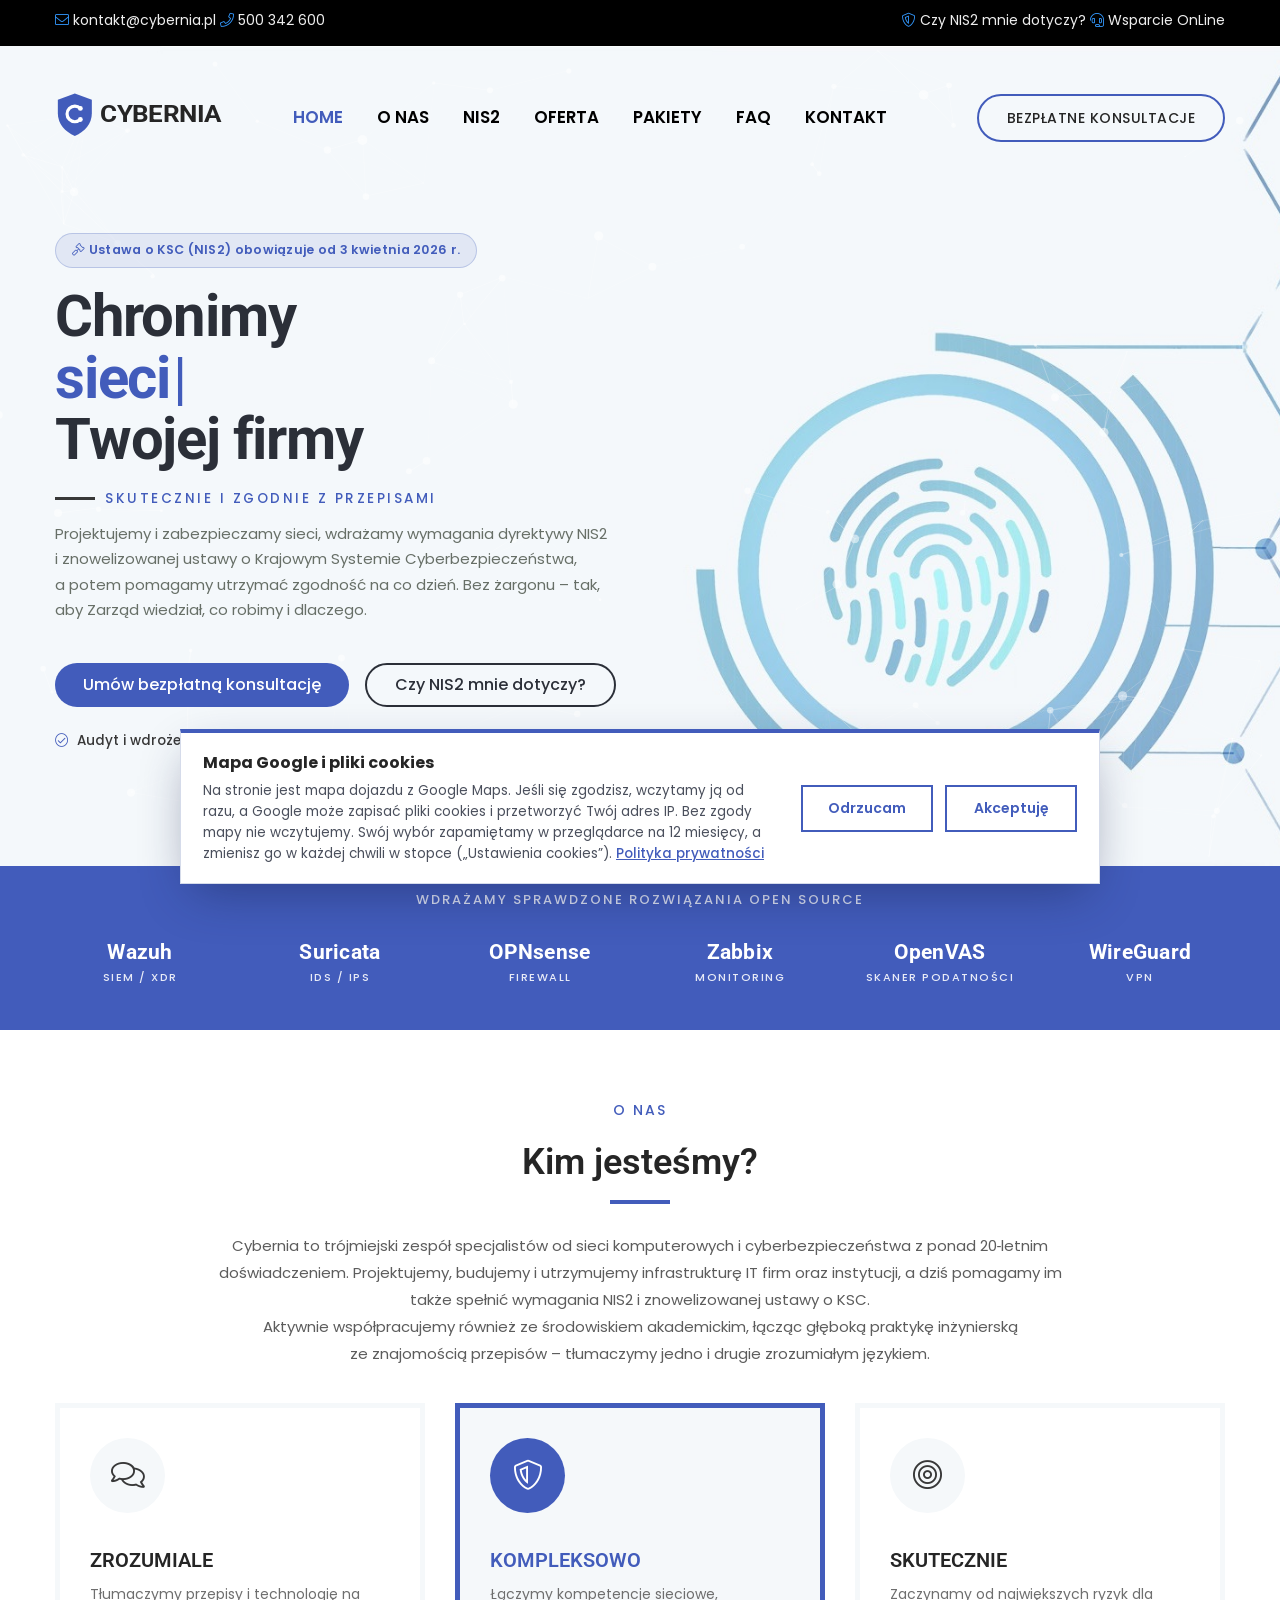
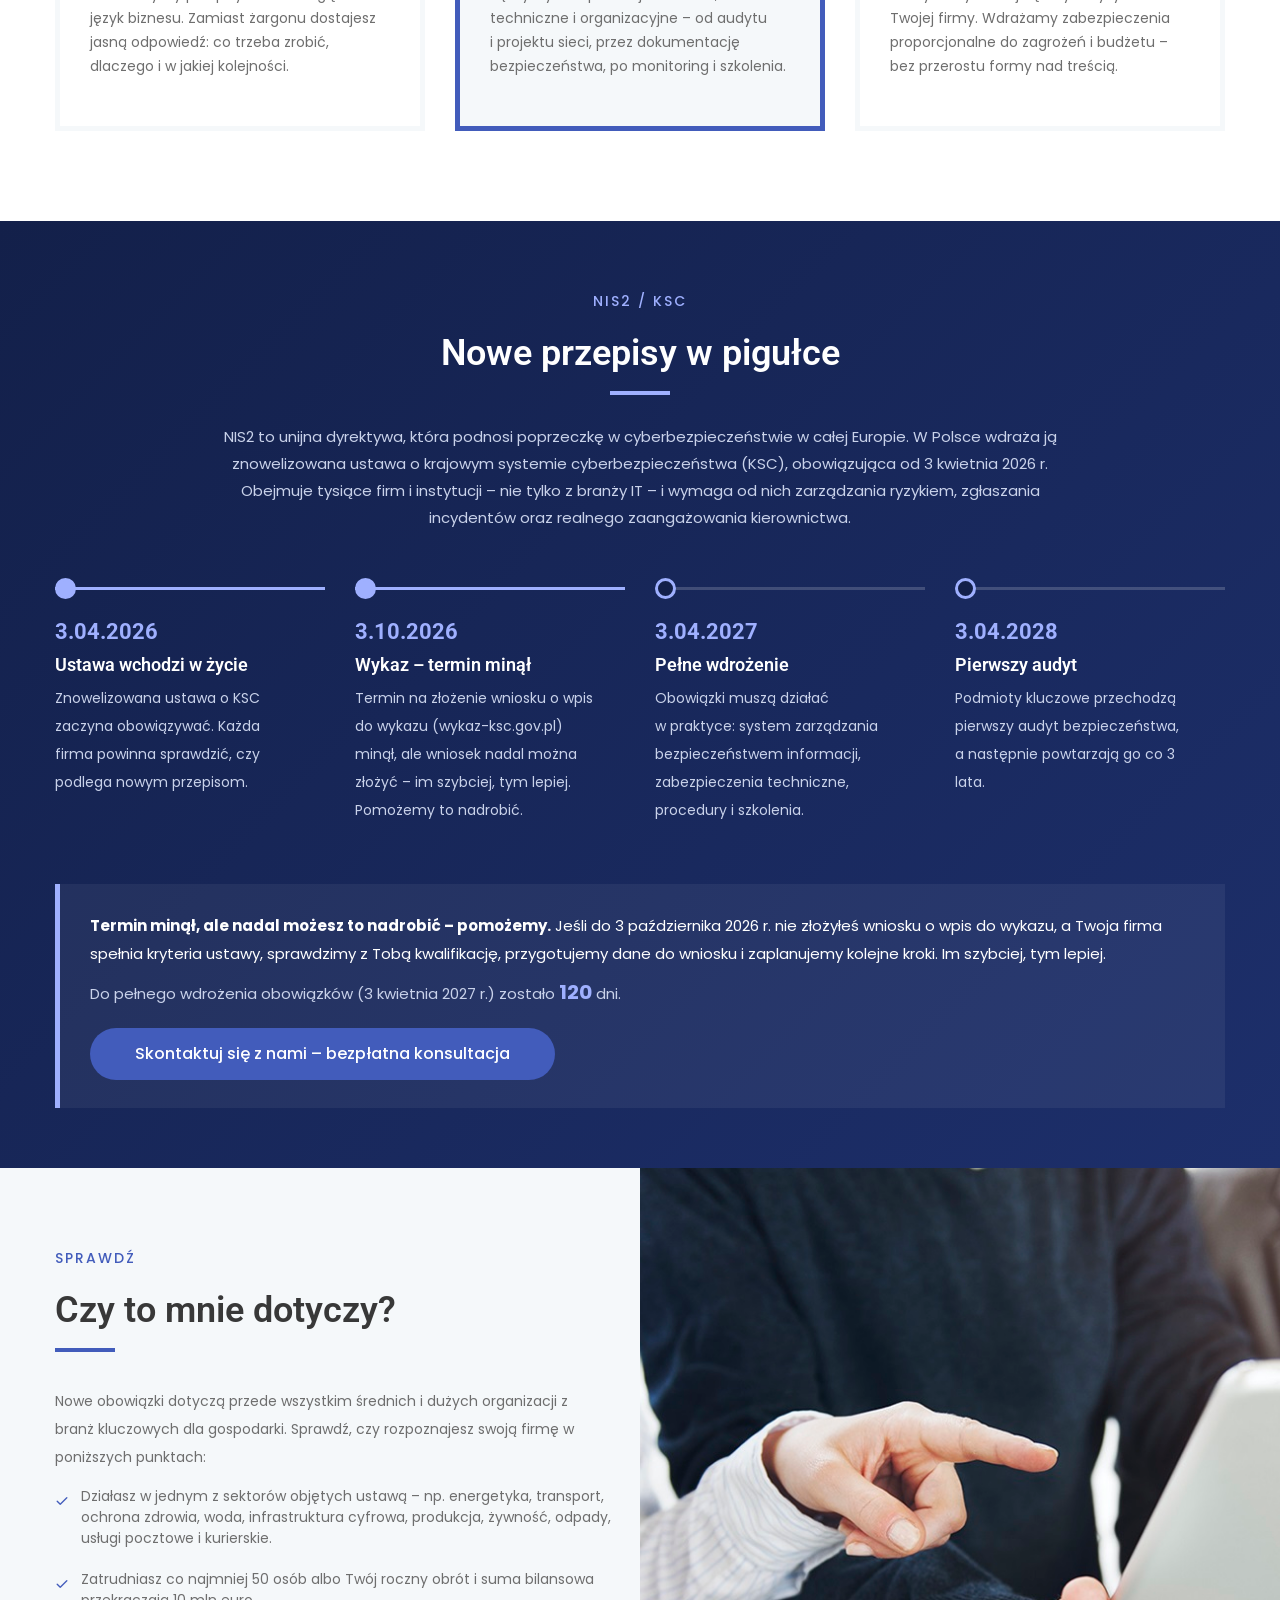
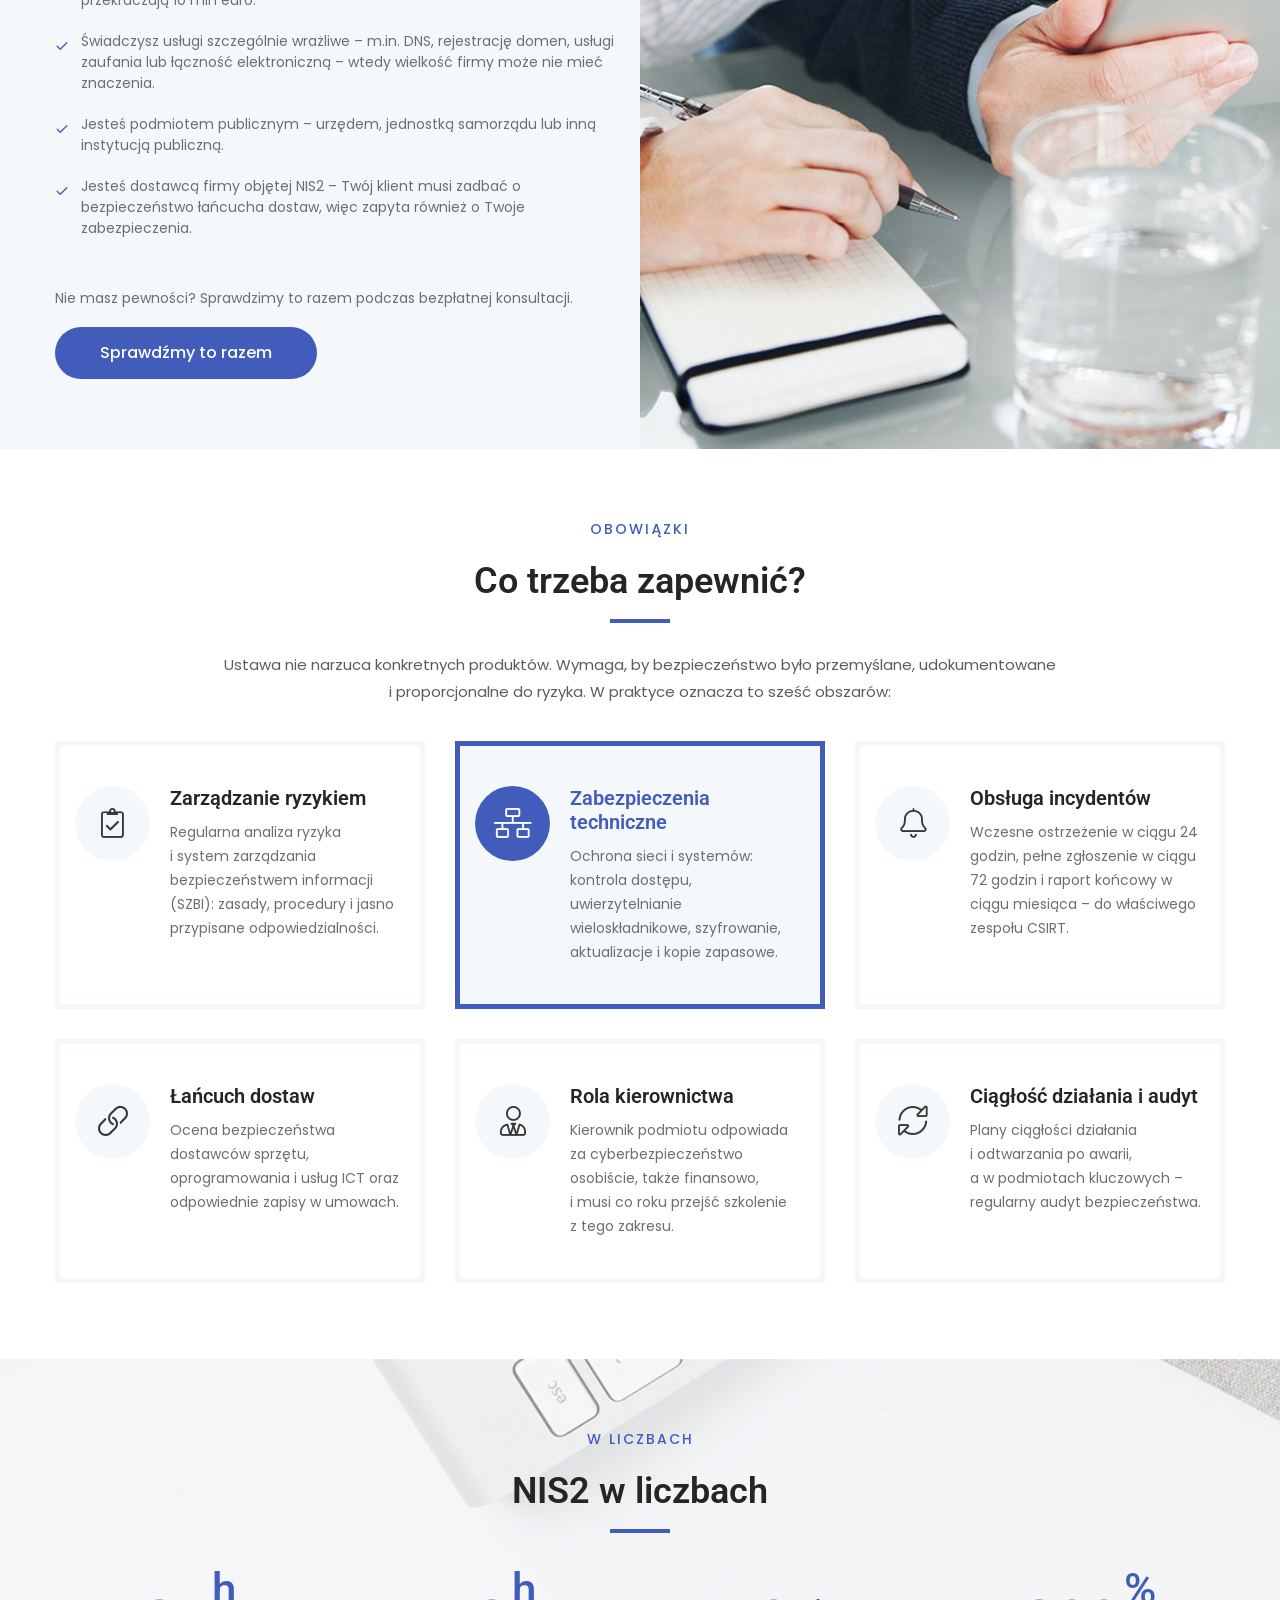
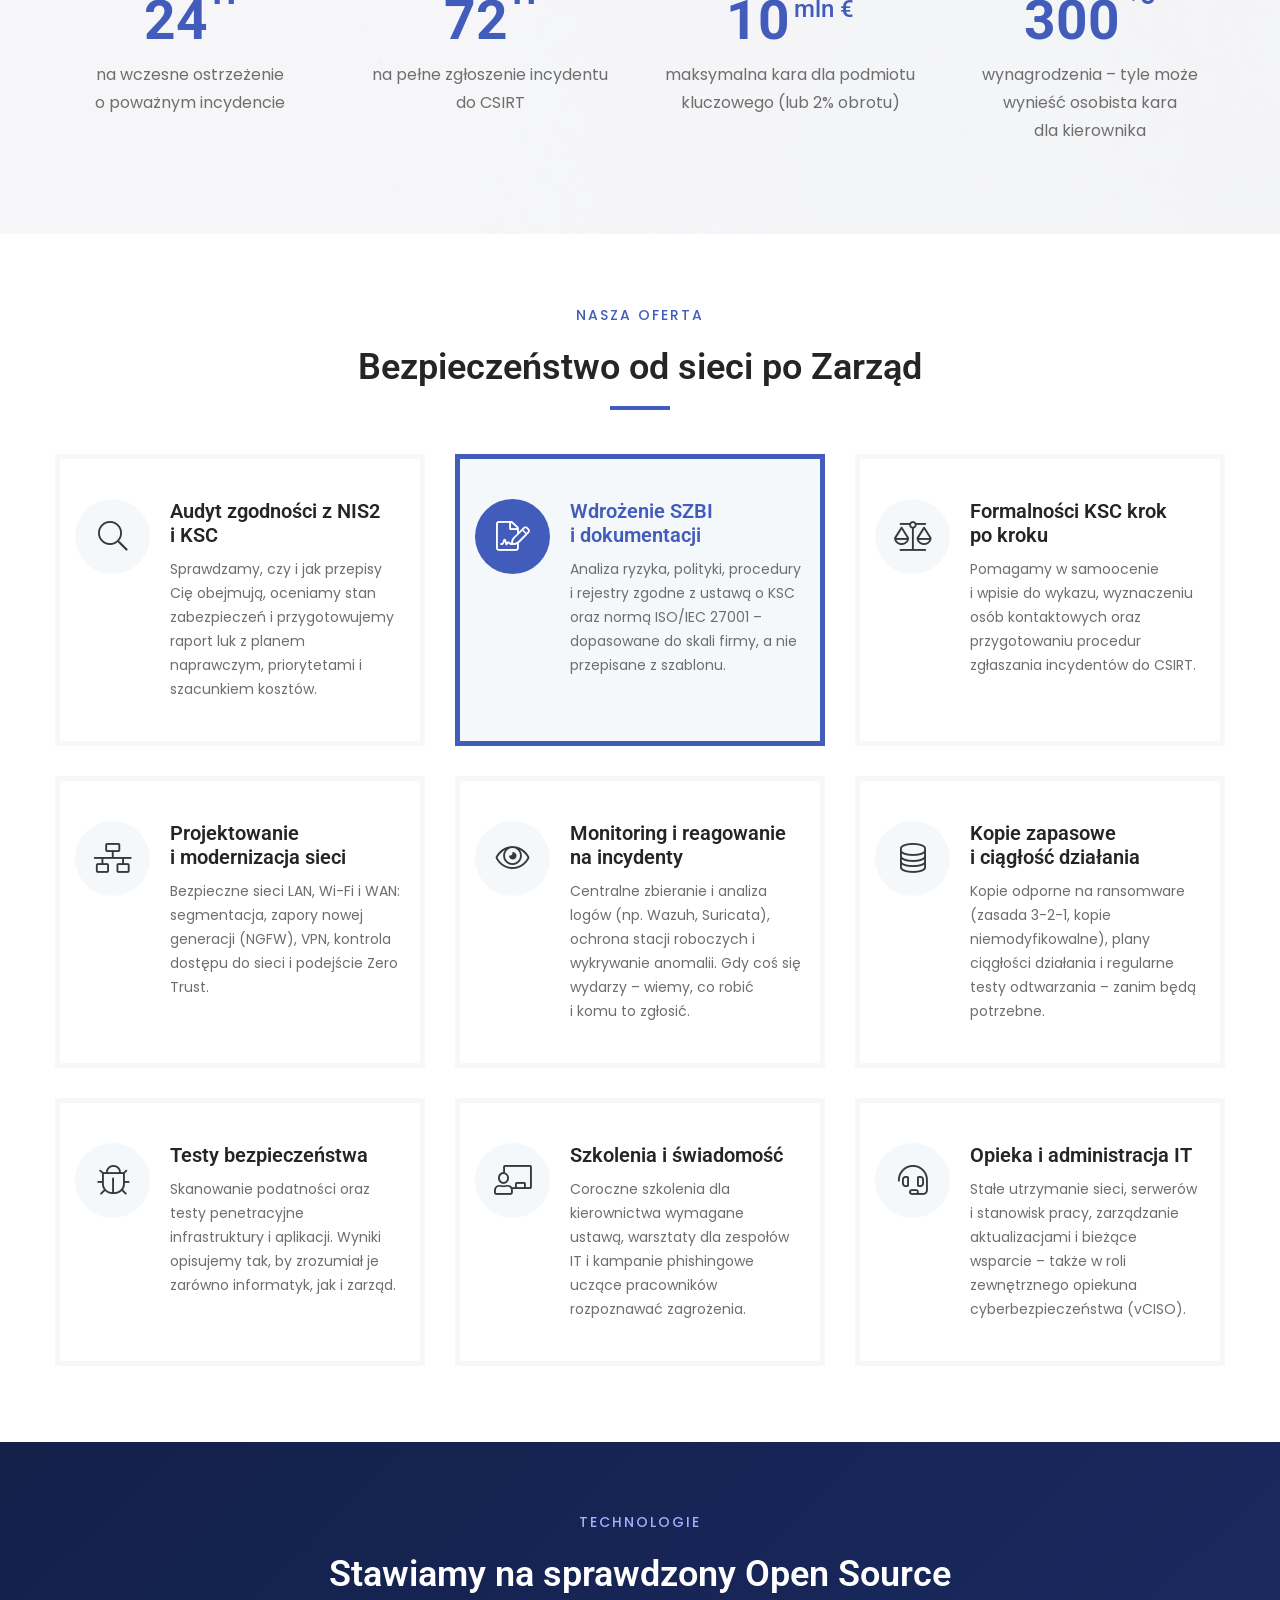
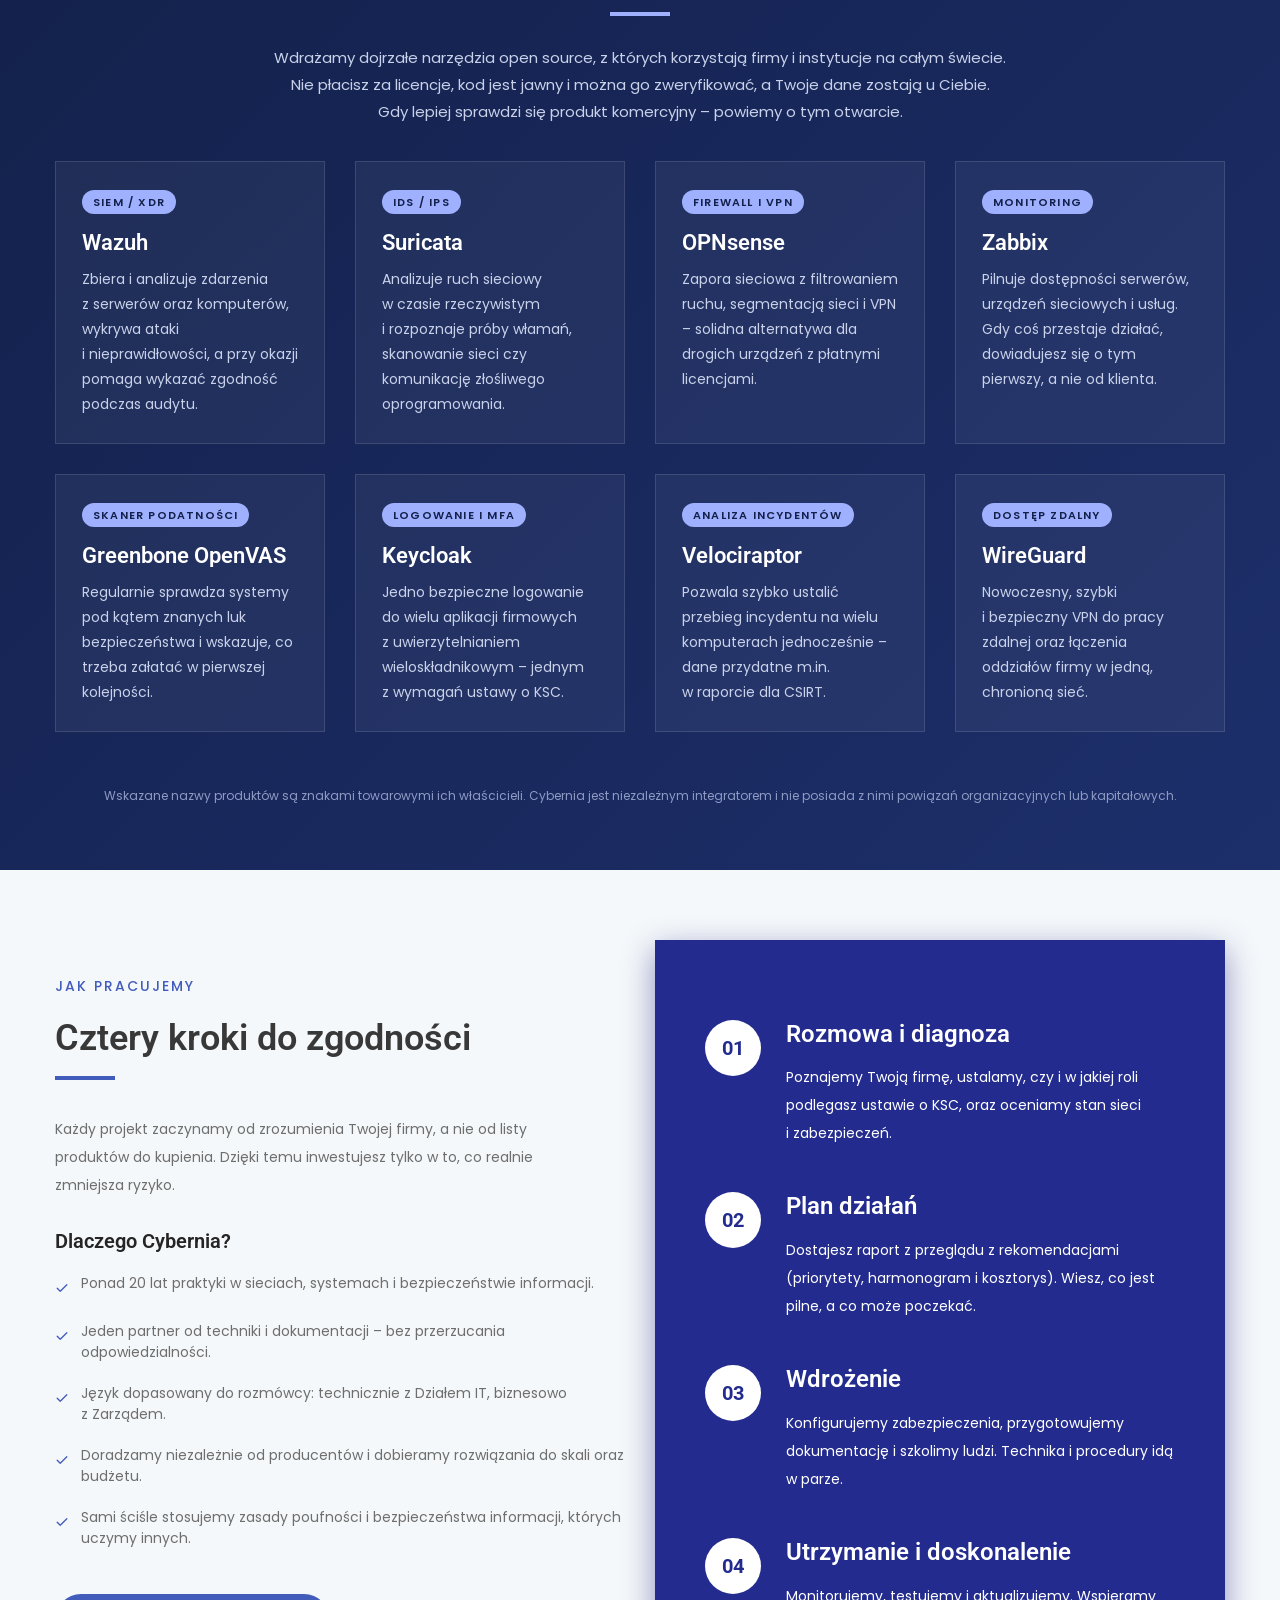
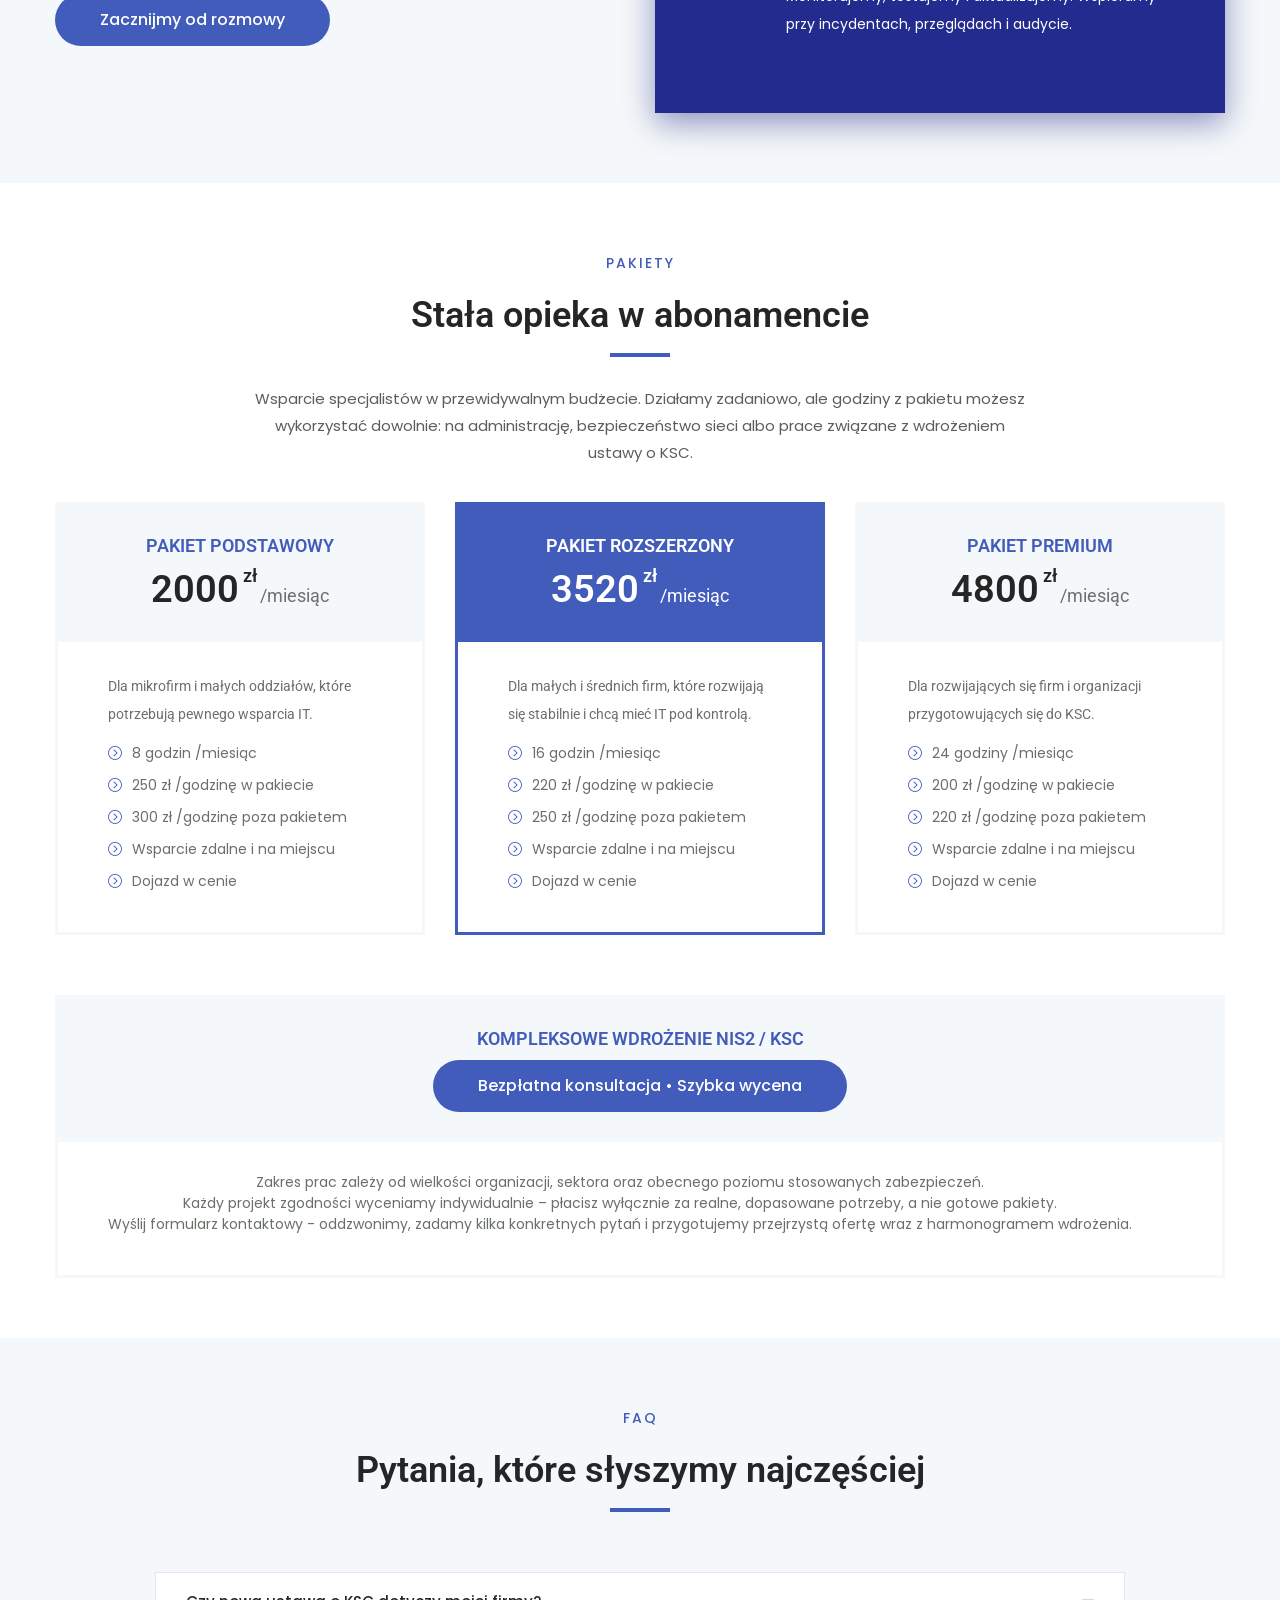
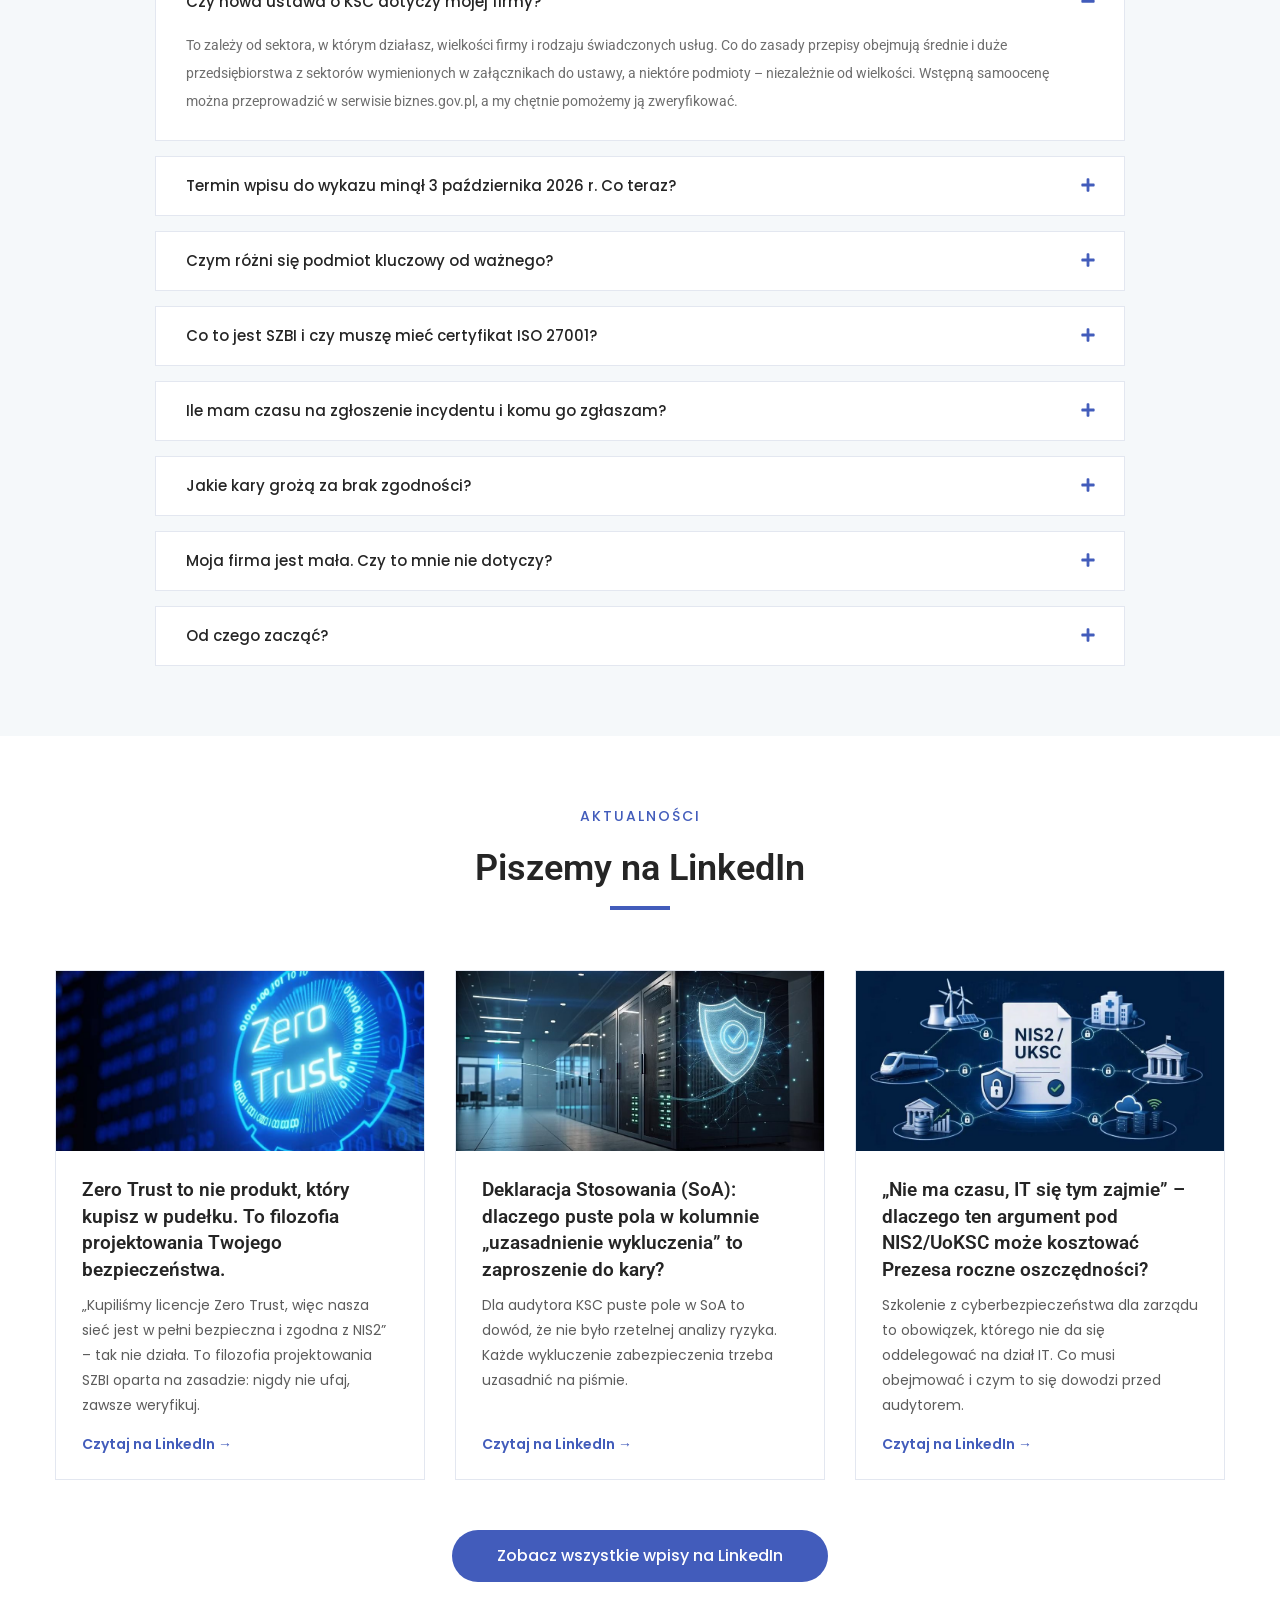
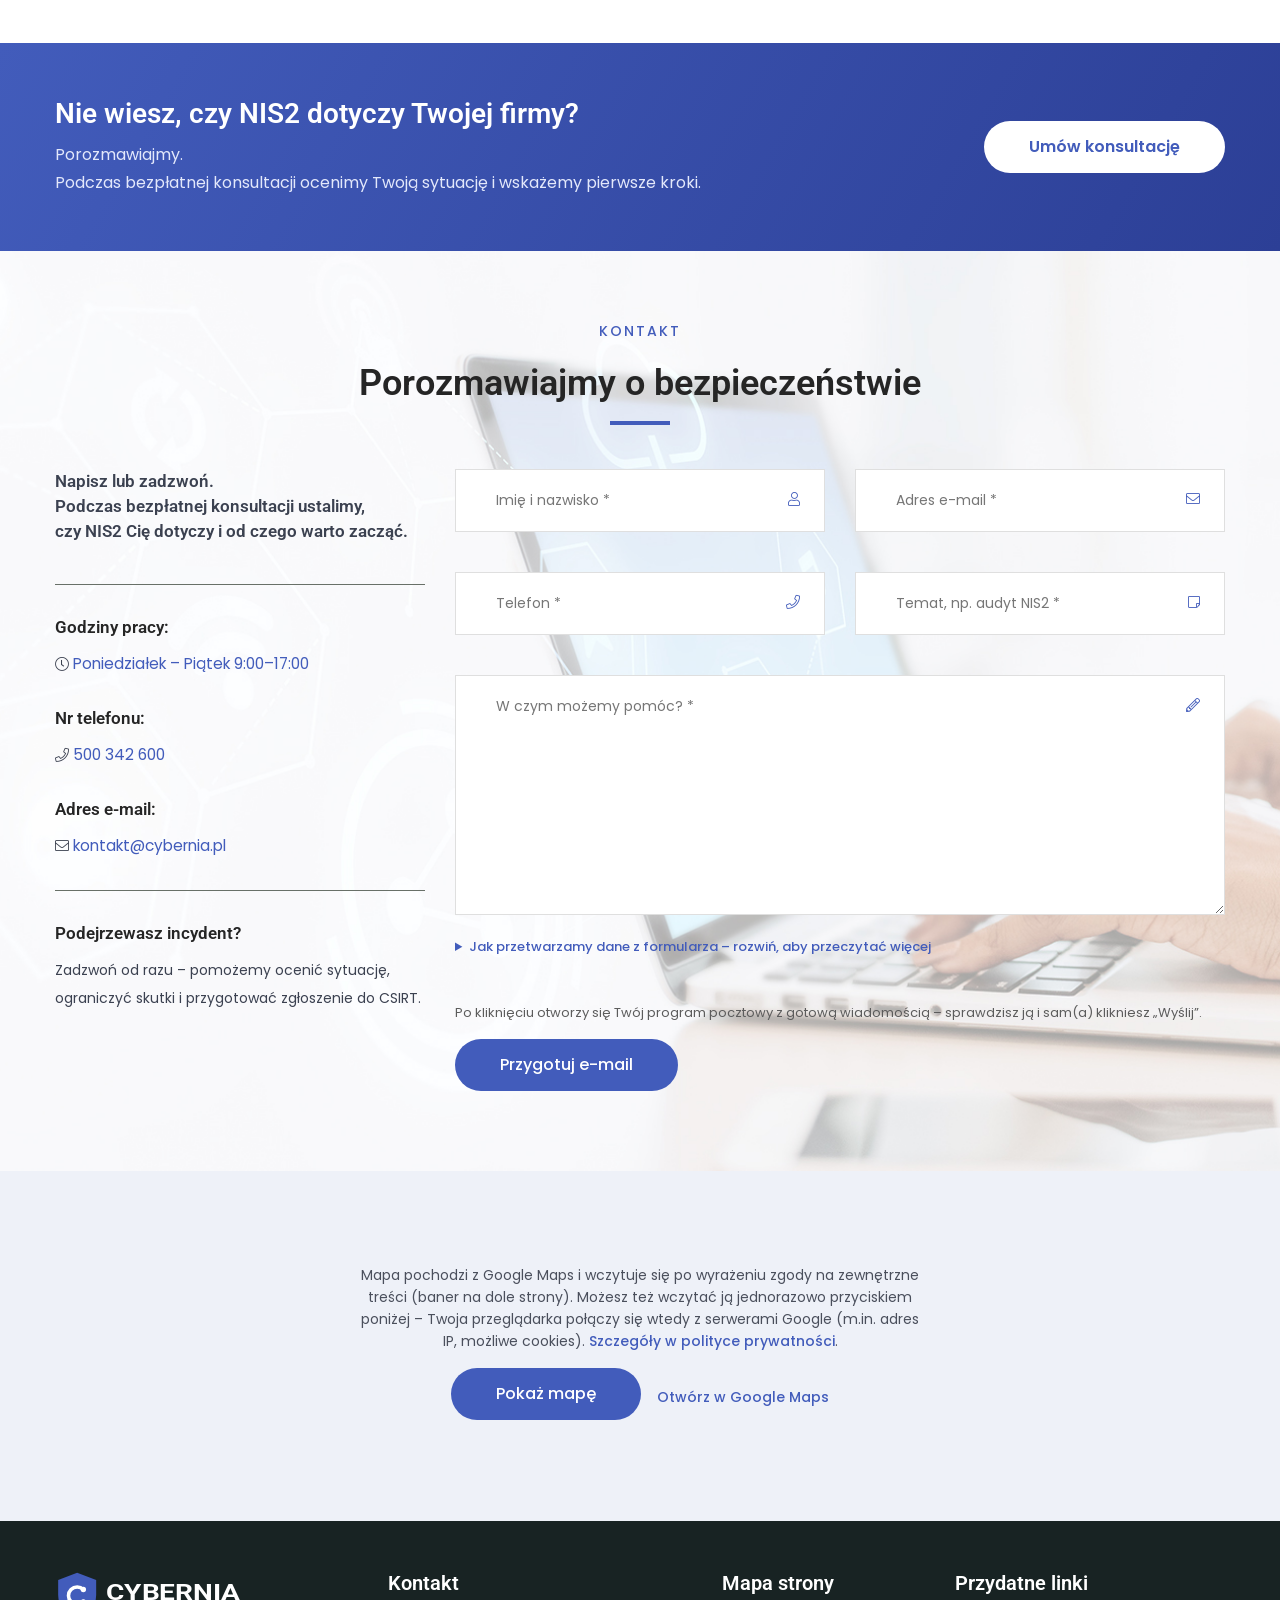
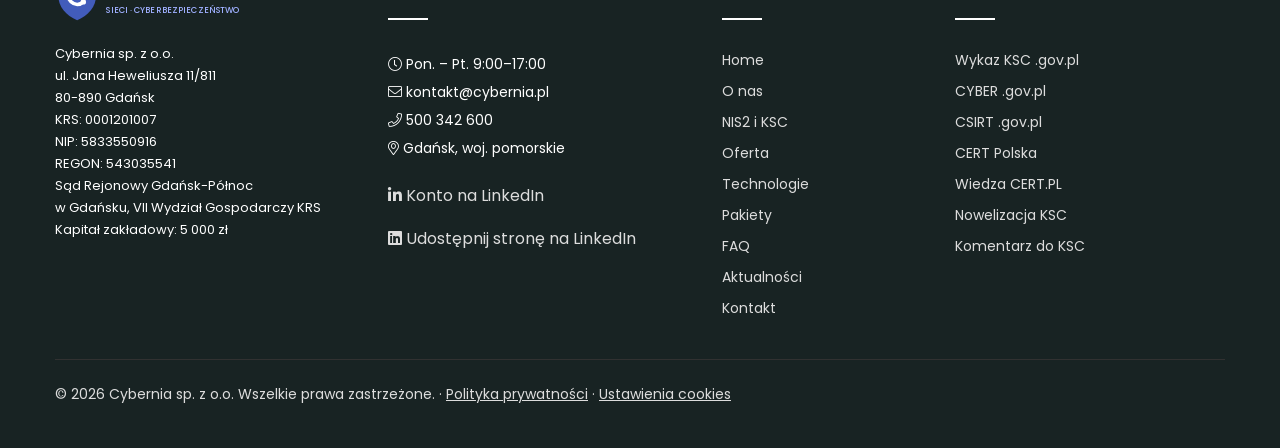
<file: index.html>
<!doctype html>
<html lang="pl">
<head>
	<meta charset="utf-8">
	<title>Cybernia – sieci i cyberbezpieczeństwo | Wdrożenie NIS2 i ustawy o KSC</title>
	<meta name="description" content="Cybernia z Gdańska: sieci, audyty i wdrożenie NIS2 oraz ustawy o KSC. Nie zdążyłeś z wpisem do wykazu? Pomożemy to nadrobić – bezpłatna konsultacja.">
	<meta name="viewport" content="width=device-width, initial-scale=1">
	<meta name="theme-color" content="#425cbb">
	<meta name="referrer" content="strict-origin-when-cross-origin">
	<link rel="canonical" href="https://cybernia.pl/">
	<meta property="og:type" content="website">
	<meta property="og:locale" content="pl_PL">
	<meta property="og:site_name" content="Cybernia sp. z o.o.">
	<meta property="og:url" content="https://cybernia.pl/">
	<meta property="og:title" content="Cybernia – sieci i cyberbezpieczeństwo zgodne z NIS2 i KSC">
	<meta property="og:description" content="Audyt, wdrożenie i utrzymanie zgodności z NIS2 oraz ustawą o KSC. Bezpieczne sieci, monitoring, kopie zapasowe i szkolenia – wyjaśnione prostym językiem.">
	<meta property="og:image" content="https://cybernia.pl/img/og/cybernia-og.png">
	<meta property="og:image:type" content="image/png">
	<meta property="og:image:width" content="1200">
	<meta property="og:image:height" content="627">
	<meta property="og:image:alt" content="Cybernia – cyberbezpieczeństwo zgodne z NIS2 i KSC">
	<meta name="twitter:card" content="summary_large_image">
	<link rel="icon" href="img/favicon.ico" sizes="any">
	<link rel="icon" type="image/svg+xml" href="img/favicon.svg">
	<link rel="apple-touch-icon" href="img/apple-touch-icon.png">
	<link rel="preconnect" href="https://fonts.googleapis.com">
	<link rel="preconnect" href="https://fonts.gstatic.com" crossorigin>
	<link rel="stylesheet" href="https://fonts.googleapis.com/css2?family=Poppins:wght@300;400;500;600;700&family=Roboto:wght@300;400;500;700&display=swap">
	<link rel="preload" as="image" href="img/bg/header-bg.jpg" fetchpriority="high">
	<!-- CSS -->
	<link rel="stylesheet" href="css/bootstrap.min.css">
	<link rel="stylesheet" href="css/animate.min.css">
	<link rel="stylesheet" href="fontawesome/css/all.min.css">
	<link rel="stylesheet" href="css/dripicons.css">
	<link rel="stylesheet" href="css/slick.css">
	<link rel="stylesheet" href="css/default.css">
	<link rel="stylesheet" href="css/style.css">
	<link rel="stylesheet" href="css/responsive.css">
	<style>
		.skip-link.sr-only-focusable:focus{position:fixed;top:10px;left:10px;z-index:100000;background:#fff;color:#425cbb;padding:10px 18px;border:2px solid #425cbb;border-radius:4px;font-weight:600}
		a:focus-visible,button:focus-visible,input:focus-visible,textarea:focus-visible,summary:focus-visible{outline:2px solid #425cbb;outline-offset:3px}
		.logo a{display:inline-block;max-width:100%}
		.logo .brand-logo{display:block;width:100%;max-width:210px;height:auto}
		.footer-top .logo .brand-logo{max-width:190px}
		.second-services-content h3{font-size:20px;font-weight:600;margin-bottom:10px;transition:.3s}
		.s-single-services:hover .second-services-content h3,.s-single-services.active .second-services-content h3{color:#425cbb}
		.wp-content h3{color:#fff;font-size:24px;margin-bottom:15px}
		.pricing-head h3{font-size:18px;font-weight:600;color:#425cbb;margin-bottom:10px;text-transform:uppercase}
		.pricing-box.active .pricing-head h3{color:#fff}
		.single-cta h3,.single-cta .cta-lead{font-family:'Roboto',sans-serif;font-size:20px;font-weight:600;color:#252525;line-height:28px;margin-bottom:10px}
		.f-widget-title h2{color:#fff;font-size:20px;margin-bottom:30px;padding-bottom:25px;position:relative}
		.f-widget-title h2::before{content:"";position:absolute;left:0;bottom:0;height:2px;width:40px;background:#fff}
		/* nagłówek i sekcja powitalna */
		.second-menu .header-btn{margin-left:0}
		.slider-area .slider-active{width:100%}
		.slider-bg2 .second-slider-content{padding-top:150px;padding-bottom:90px}
		.second-header-btn .btn{padding:15px 28px;font-size:14px;letter-spacing:.5px}
		.slider-bg2 .slider-content p.hero-eyebrow{display:inline-block;max-width:none;font-size:13px;line-height:1.5;font-weight:600;letter-spacing:.3px;color:#425cbb;background:rgba(66,92,187,.1);border:1px solid rgba(66,92,187,.25);border-radius:50px;padding:8px 18px;margin-bottom:28px}
		.slider-content h1.hero-title{font-size:76px;font-weight:700;color:#2b2f38;letter-spacing:-1.5px;line-height:1.06;margin-bottom:6px}
		.hero-typed{display:inline-block;min-height:1.06em;color:#425cbb}
		.typed-cursor{color:#425cbb;font-weight:400;margin-left:3px;animation:cyb-blink 1s step-end infinite}
		@keyframes cyb-blink{50%{opacity:0}}
		.slider-bg2 .slider-content>span.hero-sub{font-size:15px;letter-spacing:3px;margin:26px 0 18px}
		.slider-bg2 .slider-content>span.hero-sub::before{margin-top:10px;width:48px}
		.slider-bg2 .slider-content p{max-width:610px}
		.slider-btn .btn{margin:0 12px 12px 0}
		.slider-btn .btn.hero-btn-outline{background:transparent;color:#2b2f38;border:2px solid #2b2f38;box-shadow:none;padding:16px 34px}
		.slider-btn .btn.hero-btn-outline:hover{background:#2b2f38;color:#fff}
		.hero-trust{display:flex;flex-wrap:wrap;margin-top:22px}
		.hero-trust li{font-size:14px;font-weight:500;color:#383838;margin:0 26px 10px 0}
		.hero-trust li i{color:#425cbb;margin-right:8px}
		/* pasek technologii open source */
		.oss-caption{text-align:center;color:rgba(255,255,255,.82);font-size:13px;font-weight:500;letter-spacing:2px;text-transform:uppercase;margin-bottom:22px}
		.oss-item{padding:4px 8px}
		.oss-name{display:block;font-family:'Roboto',sans-serif;font-size:24px;font-weight:700;color:#fff;letter-spacing:.3px;line-height:1.2}
		.oss-cat{display:block;margin-top:4px;font-size:11px;font-weight:500;letter-spacing:1.5px;text-transform:uppercase;color:rgba(255,255,255,.88)} /* [ZMIANA A7] kontrast 3,98:1 → ok. 4,5:1 (WCAG AA) */
		.oss-card{width:100%;background:rgba(255,255,255,.05);border:1px solid rgba(255,255,255,.12);padding:28px 26px 26px;transition:.3s}
		.oss-card:hover{background:rgba(255,255,255,.09);border-color:#9fb0ff;transform:translateY(-3px)}
		.oss-card h3{color:#fff;font-size:22px;margin:16px 0 10px}
		.oss-card p{color:#c9d2ea;font-size:14px;line-height:25px;margin:0}
		.oss-badge{display:inline-block;font-size:11px;font-weight:600;letter-spacing:1.2px;text-transform:uppercase;color:#13204a;background:#9fb0ff;padding:4px 11px;border-radius:30px}
		.oss-note{font-size:12px;color:#8e9bc4;text-align:center;margin:20px 0 0}
		/* pasek CTA */
		.cta-band{background:#425cbb;background-image:linear-gradient(120deg,#425cbb 0%,#2c3f96 100%)}
		.cta-band h2{color:#fff;font-size:34px;margin-bottom:10px}
		.cta-band p{color:#e3e8fb;font-size:16px;margin:0}
		.btn.cta-band-btn{background:#fff;color:#425cbb;font-weight:600}
		.btn.cta-band-btn:hover{background:#13204a;color:#fff}
		/* typografia i detale */
		.section-title h2{font-size:46px}
		.count{font-family:'Roboto',sans-serif;font-weight:700}
		.faq-btn{font-family:'Poppins',sans-serif;font-weight:500}
		.faq-wrap .card{border-color:#e3e7f0}
		.faq-wrap .card-header h3 button::after{content:"\f068";color:#425cbb}
		.faq-wrap .card-header h3 button.collapsed::after{content:"\f067"}
		.s-single-services:hover,.pricing-box:hover{box-shadow:0 22px 40px -22px rgba(19,32,74,.35)}
		.s-single-services:hover{transform:translateY(-4px)}
		.pricing-box{transition:.3s}
		.section-lead{font-size:16px;line-height:30px;color:#5c5c5c}
		.choose-list ul li{display:flex;align-items:flex-start}
		.choose-list ul li i{flex:0 0 auto;margin-top:7px;margin-right:12px}
		.equal-cards>[class*="col-"]{display:flex}
		.equal-cards .s-single-services{width:100%}
		.ksc-band{background:#13204a;background-image:linear-gradient(135deg,#13204a 0%,#1d2f6b 100%)}
		.ksc-band .section-title span{color:#9fb0ff}
		.ksc-band .section-title h2{color:#fff}
		.ksc-band .section-title h2::before{background:#9fb0ff}
		.ksc-band .section-lead{color:#c9d2ea}
		.ksc-timeline{margin-top:10px}
		.tl-item{position:relative;padding:38px 25px 10px 0;margin-bottom:20px}
		.tl-item::before{content:"";position:absolute;left:0;right:0;top:10px;height:3px;background:rgba(255,255,255,.18)}
		.tl-item.is-past::before{background:#9fb0ff}
		.tl-dot{position:absolute;left:0;top:1px;width:21px;height:21px;border-radius:50%;background:#13204a;border:3px solid #9fb0ff}
		.tl-item.is-past .tl-dot{background:#9fb0ff}
		.tl-date{display:block;font-family:'Roboto',sans-serif;font-size:26px;font-weight:700;color:#9fb0ff;margin-bottom:6px}
		.tl-item h3{font-size:18px;color:#fff;margin-bottom:8px}
		.tl-item p{color:#c9d2ea;margin-bottom:0}
		.ksc-notice{background:rgba(255,255,255,.06);border-left:5px solid #9fb0ff;padding:28px 30px;margin-top:30px}
		.ksc-notice p{color:#fff;font-size:15px;margin-bottom:0}
		.ksc-notice strong{color:#fff}
		.ksc-notice .btn{margin-top:20px}
		#ksc-countdown{display:block;margin-top:10px;color:#c9d2ea}
		#ksc-countdown strong{color:#9fb0ff;font-size:20px}
		.counter small.unit{font-size:28px;top:-26px}
		.wp-icon .step-no{display:inline-block;width:56px;height:56px;line-height:56px;border-radius:50%;background:#fff;color:#232c8e;font-family:'Roboto',sans-serif;font-weight:700;font-size:20px;text-align:center}
		.why-us h3{font-size:20px;margin:30px 0 20px}
		.price-count .price{font-family:'Roboto',sans-serif;font-size:45px;font-weight:600;color:#252525;line-height:1.2;margin-bottom:0}
		.pricing-box.active .price-count .price{color:#fff}
		/* [ZMIANA R2] Zastępnik mapy (ta sama wysokość 350 px co dotychczasowy iframe) */
		.map-consent{height:350px;background:#eef1f8;display:flex;align-items:center;justify-content:center;text-align:center;padding:20px}
		.map-consent-inner{max-width:560px}
		.map-consent p{font-size:14px;line-height:22px;margin:0 0 16px;color:#4a4f5c}
		.map-consent p a,.map-ext{color:#425cbb;font-weight:500}
		.map-consent .btn{margin:0 12px 8px 0}
		.map-consent iframe.map{display:block;width:100%;height:350px;border:0}
		.map-consent.is-loaded{display:block;padding:0;background:none}
		.copyright-text .pp-link{color:inherit;text-decoration:underline}
		.rodo-info{font-size:13px;line-height:22px}
		.rodo-info summary{color:#425cbb;font-weight:500}
		.rodo-info p{font-size:13px;line-height:22px;margin:10px 0 0}
		.ajax-response{margin:20px 0 0;font-weight:500;white-space:pre-line}
		/* [ZMIANA A1] Przycisk menu mobilnego wygląda jak dotychczasowy div.responsive */
		button.responsive{background:none;border:0;padding:0;font:inherit;line-height:1}
		/* [ZMIANA A3] Programowy fokus na sekcji po przewinięciu nie rysuje ramki */
		[tabindex="-1"]:focus{outline:0}
		/* [ZMIANA S3] Pole-pułapka na boty (poza ekranem, niewidoczne dla ludzi i czytników) */
		/* [ZMIANA N1] Sekcja „Aktualności z LinkedIn” */
		.news-card{display:flex;flex-direction:column;width:100%;background:#fff;border:1px solid #e3e7f0;transition:.3s;color:inherit;text-decoration:none}
		.news-card:hover,.news-card:focus{box-shadow:0 22px 40px -22px rgba(19,32,74,.35);transform:translateY(-4px);color:inherit;text-decoration:none}
		.news-card img{width:100%;height:180px;object-fit:cover;object-position:68% center;display:block}
		#news-list{justify-content:center}
		.news-body{display:flex;flex-direction:column;flex:1;padding:26px 26px 24px}
		.news-date{font-size:12px;letter-spacing:1.2px;text-transform:uppercase;color:#425cbb;font-weight:600;margin-bottom:10px}
		.news-card h3{font-size:19px;font-weight:600;color:#252525;line-height:1.4;margin-bottom:10px}
		.news-card p{font-size:14px;line-height:25px;color:#5c5c5c;flex:1;margin-bottom:0}
		.news-more{margin-top:16px;font-size:14px;font-weight:600;color:#425cbb}
		.news-embed:hover{transform:none;box-shadow:none}
		.news-actions{display:flex;flex-wrap:wrap;align-items:center;gap:12px 20px;margin-top:16px}
		.news-actions .news-more{margin-top:0}
		.news-load{border:0;background:#425cbb;color:#fff;font-size:14px;font-weight:600;padding:10px 18px;cursor:pointer;transition:.3s}
		.news-load:hover,.news-load:focus{background:#2f4699}
		p.news-note{flex:none;margin-top:12px;font-size:12px;line-height:1.5;color:#767676}
		.news-frame iframe{display:block;width:100%;height:570px;border:0;margin-top:14px}
		.news-all{margin-top:20px;text-align:center}
		/* [ZMIANA R3] baner zgody */
		.cookie-banner{position:fixed;left:16px;right:16px;bottom:16px;z-index:100000;max-width:920px;margin:0 auto;display:flex;flex-wrap:wrap;gap:14px 24px;align-items:center;justify-content:space-between;background:#fff;color:#252525;border:1px solid #d5dbea;border-top:4px solid #425cbb;box-shadow:0 18px 50px -12px rgba(19,32,74,.45);padding:18px 22px;max-height:80vh;overflow:auto}
		.cookie-banner[hidden]{display:none}
		.cookie-banner-text{flex:1 1 420px}
		.cookie-banner strong{display:block;font-size:16px;margin-bottom:6px}
		.cookie-banner p{font-size:13.5px;line-height:1.55;margin:0;color:#4a4f5c}
		.cookie-banner p a{color:#425cbb;font-weight:500;text-decoration:underline}
		.cookie-banner-actions{display:flex;gap:12px;flex:0 0 auto}
		.cookie-btn{border:2px solid #425cbb;background:#fff;color:#425cbb;font-size:14px;font-weight:600;padding:11px 24px;cursor:pointer;transition:.2s;min-width:132px}
		.cookie-btn:hover,.cookie-btn:focus{background:#425cbb;color:#fff}
		.cookie-btn:focus-visible{outline:3px solid #13204a;outline-offset:2px}
		@media (max-width:575px){.cookie-banner{left:8px;right:8px;bottom:8px;padding:14px 16px}.cookie-banner-actions{width:100%}.cookie-btn{flex:1;min-width:0;padding:12px 10px}}
		/* [ZMIANA L4] Link „Udostępnij na LinkedIn” w stopce */
		/* [ZMIANA A2] Linki mailto:/tel: tworzone skryptem dziedziczą dotychczasowy kolor tekstu (wygląd bez zmian) */
		.contact-link{color:inherit}
		.contact-link:hover,.contact-link:focus{color:inherit;text-decoration:underline}
		.footer-share{margin:14px 0 0;font-size:13px}
		.footer-share a{color:#ddd}
		.footer-share a:hover,.footer-share a:focus{color:#9fb0ff;text-decoration:underline}
		/* [ZMIANA G5] formularz mailto */
		.form-note{font-size:13px;line-height:1.5;color:#5c5c5c;margin:0 0 16px}
		.mail-fallback{margin-top:22px;padding:18px;background:#f5f8fa;border:1px solid #e3e7f0}
		.mail-fallback p{font-size:14px;line-height:1.55;margin:0 0 12px;color:#4a4f5c}
		.mail-fallback textarea{display:block;width:100%;font-size:14px;line-height:1.5;padding:12px;border:1px solid #d5dbea;background:#fff;color:#252525;margin-bottom:12px;resize:vertical}
		.ajax-response.success{color:#1e7e34}
		.ajax-response.error{color:#c0392b}
		.company-data{font-size:13px;line-height:22px}
		@media (max-width:991px){
			.logo .brand-logo{max-width:190px}
			.ksc-timeline{border-left:3px solid rgba(255,255,255,.18);margin-left:10px}
			.tl-item{padding:0 0 10px 30px}
			.tl-item::before{display:none}
			.tl-dot{left:-12px;top:4px}
		}
		@media (max-width:767px){
			.slider-bg2 .second-slider-content{padding-top:150px;padding-bottom:70px}
			.slider-btn{display:block}
			.btn.ss-btn{display:inline-block}
			.btn{white-space:normal}
		}
		@media (min-width:768px) and (max-width:991px){
			.slider-content h1.hero-title{font-size:64px}
			.section-title h2{font-size:40px}
		}
		@media (max-width:991px){.cta-band .btn{margin-top:25px}}
		@media (max-width:767px){
			.slider-content h1.hero-title{font-size:40px;letter-spacing:-.5px}
			.slider-bg2 .slider-content p.hero-eyebrow{font-size:12px;padding:7px 14px}
			.slider-btn .btn.hero-btn-outline{padding:16px 30px}
			.section-title h2{font-size:32px}
			.cta-band h2{font-size:26px}
		}
		@media only screen and (min-width:480px) and (max-width:767px){
			.slider-content h1.hero-title{font-size:52px}
			.section-title h2{font-size:36px}
		}
		@media (max-width:575px){.slider-btn .btn{display:block;width:100%;margin-right:0}}
		@media (prefers-reduced-motion:reduce){
			*,*::before,*::after{animation-duration:.01ms!important;animation-iteration-count:1!important;transition-duration:.01ms!important;scroll-behavior:auto!important}
			#particles-js{display:none}
		}
	</style>
	<script type="application/ld+json">
	{
		"@context": "https://schema.org",
		"@type": "Organization",
		"name": "Cybernia",
		"legalName": "Cybernia sp. z o.o.",
		"url": "https://cybernia.pl/",
		"sameAs": ["https://www.linkedin.com/company/cybernia-pl/"],
		"address": {
			"@type": "PostalAddress",
			"streetAddress": "ul. Jana Heweliusza 11/811",
			"postalCode": "80-890",
			"addressLocality": "Gdańsk",
			"addressCountry": "PL"
		},
		"areaServed": "PL",
		"knowsAbout": ["Cyberbezpieczeństwo", "Dyrektywa NIS2", "Krajowy system cyberbezpieczeństwa", "Sieci komputerowe", "ISO/IEC 27001"]
	}
	</script>
	<link rel="stylesheet" href="css/dopasowanie.css">
</head>
<body>
	<a class="skip-link sr-only sr-only-focusable" href="#main">Przejdź do treści</a>
	<!-- UPper -->
	<div id="home" class="upper-bg pt-10 pb-10">
		<div class="container">
			<div class="row justify-content-between">
				<div class="col-xl-5 col-lg-6 col-sm-7">
					<div class="footer-widget mb-30">
						<div class="upper-link">
							<ul>
								<li>
									<a href="#contact" class="smoth-scroll"><i class="fal fa-envelope" aria-hidden="true"></i>  <span class="forSec">&#x6c;&#112;&period;<span class="prot">7 7</span>&#x61;&#105;&#x6e;&#114;&#x65;<span class="prot">b e</span>&#x62;&#121;&#x63;&commat;<span class="prot">98</span>&#x74;<!--sec-->&#107;<span class="prot">x1</span>&#x61;<!--info-->&#116;&#x6e;<span class="prot">00</span>&#111;&#x6b;</span></a>
									<a href="#contact" class="smoth-scroll"><i class="fal fa-phone" aria-hidden="true"></i>  <span class="forSec">&#48;<span class="prot">2 8</span>&#x30;<!--sec-->&#x36;<span class="prot">69</span>&#32;<!--net-->&#x32;&#52;<span class="prot">11</span>&#x33;&#32;<!--backup-->&#48;<span class="prot">77</span>&#x30;&#53;</span></a>
								</li>
							</ul>
						</div>
					</div>
				</div>
				<div class="col-xl-4 col-lg-5 col-sm-5 text-sm-right">
					<div class="footer-widget mb-30">
						<div class="upper-link">
							<ul>
								<li>
									<a href="#nis2" class="smoth-scroll"><i class="fal fa-shield-alt" aria-hidden="true"></i><span>  Czy NIS2 mnie dotyczy?</span></a>
									   
									<a href="#pricing" class="smoth-scroll"><i class="fal fa-headset" aria-hidden="true"></i><span>  Wsparcie OnLine</span><span class="sr-only"> (otwiera się w nowej karcie)</span></a>
								</li>
							</ul>
						</div>
					</div>
				</div>
			</div>
		</div>
	</div>
	<!-- UPper-end -->
	<!-- header -->
	<header class="header-area">
		<div id="header-sticky" class="menu-area">
			<div class="container">
				<div class="second-menu">
					<div class="row align-items-center">
						<div class="col-xl-2 col-lg-2">
							<div class="logo">
								<a href="#home" class="smoth-scroll">
									<svg class="brand-logo" viewBox="0 0 240 64" width="210" height="56" role="img" aria-labelledby="logo-title-top" xmlns="http://www.w3.org/2000/svg">
										<title id="logo-title-top">Cybernia sp. z o.o. – sieci i cyberbezpieczeństwo</title>
										<path d="M28 2 52 11v19c0 15-10 26-24 32C14 56 4 45 4 30V11z" fill="#425cbb"/>
										<path d="M35.8 23.2a11 11 0 1 0 0 15.6" fill="none" stroke="#fff" stroke-width="4.5" stroke-linecap="round"/>
										<circle cx="35.8" cy="23.2" r="3.4" fill="#fff"/>
										<circle cx="35.8" cy="38.8" r="3.4" fill="#fff"/>
										<text x="64" y="43" textLength="170" lengthAdjust="spacingAndGlyphs" font-family="Roboto, Arial, sans-serif" font-size="33" font-weight="700" fill="#252525">CYBERNIA</text>
									</svg>
								</a>
							</div>
						</div>
						<div class="col-xl-7 col-lg-9">
							<button type="button" class="responsive" id="menu-toggle" aria-controls="mobile-menu" aria-expanded="false" aria-label="Menu"><i class="icon dripicons-align-right" aria-hidden="true"></i></button>
							<div class="main-menu text-right text-xl-center">
								<nav id="mobile-menu" aria-label="Menu główne">
									<ul>
										<li><a href="#home">HOME</a></li>
										<li><a href="#about">O NAS</a></li>
										<li><a href="#nis2">NIS2</a></li>
										<li><a href="#services">OFERTA</a></li>
										<li><a href="#pricing">PAKIETY</a></li>
										<li><a href="#faq">FAQ</a></li>
										<li><a href="#contact">KONTAKT</a></li>
									</ul>
								</nav>
							</div>
						</div>
						<div class="col-xl-3 text-right d-none d-xl-block">
							<div class="header-btn second-header-btn">
								<a href="#contact" class="btn smoth-scroll">bezpłatne konsultacje</a>
							</div>
						</div>
					</div>
				</div>
			</div>
		</div>
	</header>
	<!-- header-end -->
	<!-- main-area -->
	<main id="main">
		<!-- slider-area -->
		<section id="parallax" class="slider-area slider-bg2 second-slider-bg d-flex align-items-center justify-content-center fix" style="background-image:url(img/bg/header-bg.jpg)">
			<div class="slider-active">
				<div class="single-slider">
					<div class="container">
						<div class="row">
							<div class="col-xl-7 col-lg-8">
								<div class="slider-content second-slider-content left-center">
									<p class="hero-eyebrow" data-animation="fadeInUp" data-delay=".1s"><i class="fal fa-gavel" aria-hidden="true"></i>  Ustawa o KSC (NIS2) obowiązuje od 3 kwietnia 2026 r.</p>
									<h1 class="hero-title" data-animation="fadeInUp" data-delay=".3s">Chronimy<br><span class="hero-typed"><span class="element" data-elements="sieci,dane,systemy,reputację" aria-hidden="true"></span><noscript>sieci</noscript><span class="sr-only">sieci, dane, systemy i reputację</span></span><br>Twojej firmy</h1>
									<span class="hero-sub" data-animation="fadeInUp" data-delay=".5s">skutecznie i zgodnie z przepisami</span>
									<p data-animation="fadeInUp" data-delay=".7s">Projektujemy i zabezpieczamy sieci, wdrażamy wymagania dyrektywy NIS2 i&nbsp;znowelizowanej ustawy o Krajowym Systemie Cyberbezpieczeństwa, a&nbsp;potem pomagamy utrzymać zgodność na co dzień. Bez żargonu – tak, aby&nbsp;Zarząd wiedział, co robimy i dlaczego.</p>
									<div class="slider-btn mt-40">
										<a href="#contact" class="btn ss-btn smoth-scroll" data-animation="fadeInUp" data-delay=".9s">Umów bezpłatną konsultację</a>
										<a href="#nis2" class="btn hero-btn-outline smoth-scroll" data-animation="fadeInUp" data-delay=".9s">Czy NIS2 mnie dotyczy?</a>
									</div>
									<ul class="hero-trust" data-animation="fadeInUp" data-delay="1.1s">
										<li><i class="fal fa-check-circle" aria-hidden="true"></i>Audyt i wdrożenie NIS2</li>
										<li><i class="fal fa-check-circle" aria-hidden="true"></i>Sieci i monitoring</li>
										<li><i class="fal fa-check-circle" aria-hidden="true"></i>Szkolenia dla Zarządu</li>
									</ul>
								</div>
							</div>
						</div>
					</div>
				</div>
			</div>
			<div id="particles-js"></div>
		</section>
		<!-- slider-area-end -->
		<!-- brand-area: rozwiązania open source -->
		<div class="brand-area oss-strip pt-20 pb-40" style="background-color:#425cbb">
			<div class="container">
				<p class="oss-caption">Wdrażamy sprawdzone rozwiązania open source</p>
				<div class="row brand-active">
					<div class="col-xl-2">
						<div class="single-brand oss-item">
							<span class="oss-name">Wazuh</span>
							<span class="oss-cat">SIEM / XDR</span>
						</div>
					</div>
					<div class="col-xl-2">
						<div class="single-brand oss-item">
							<span class="oss-name">Suricata</span>
							<span class="oss-cat">IDS / IPS</span>
						</div>
					</div>
					<div class="col-xl-2">
						<div class="single-brand oss-item">
							<span class="oss-name">OPNsense</span>
							<span class="oss-cat">Firewall</span>
						</div>
					</div>
					<div class="col-xl-2">
						<div class="single-brand oss-item">
							<span class="oss-name">Zabbix</span>
							<span class="oss-cat">Monitoring</span>
						</div>
					</div>
					<div class="col-xl-2">
						<div class="single-brand oss-item">
							<span class="oss-name">OpenVAS</span>
							<span class="oss-cat">Skaner podatności</span>
						</div>
					</div>
					<div class="col-xl-2">
						<div class="single-brand oss-item">
							<span class="oss-name">WireGuard</span>
							<span class="oss-cat">VPN</span>
						</div>
					</div>
				</div>
			</div>
		</div>
		<!-- brand-area-end -->
		<!-- about-area -->
		<section id="about" class="services-area services-bg pt-100 pb-90">
			<div class="container">
				<div class="row justify-content-center">
					<div class="col-xl-9 col-lg-10">
						<div class="section-title text-center pl-40 pr-40 mb-50 wow fadeInDown animated" data-animation="fadeInDown animated" data-delay=".2s">
							<span>o nas</span>
							<h2>Kim jesteśmy?</h2>
						</div>
						<p class="section-lead text-center mb-60">Cybernia to trójmiejski zespół specjalistów od sieci komputerowych i cyberbezpieczeństwa z ponad 20‑letnim doświadczeniem. Projektujemy, budujemy i utrzymujemy infrastrukturę IT firm oraz instytucji, a dziś pomagamy im także spełnić wymagania NIS2 i znowelizowanej ustawy o KSC.<br>
						Aktywnie współpracujemy również ze środowiskiem akademickim, łącząc głęboką praktykę inżynierską ze&nbsp;znajomością przepisów – tłumaczymy jedno i drugie zrozumiałym językiem.</p>
					</div>
				</div>
				<div class="row equal-cards">
					<div class="col-lg-4 col-md-6 mb-30">
						<div class="s-single-services wow fadeInUp animated" data-animation="fadeInDown animated" data-delay=".2s">
							<div class="services-icon">
								<i class="fal fa-comments" aria-hidden="true"></i>
							</div>
							<div class="second-services-content">
								<h3>ZROZUMIALE</h3>
								<p>Tłumaczymy przepisy i technologię na język biznesu. Zamiast żargonu dostajesz jasną odpowiedź: co trzeba zrobić, dlaczego i w jakiej kolejności.</p>
							</div>
						</div>
					</div>
					<div class="col-lg-4 col-md-6 mb-30">
						<div class="s-single-services active wow fadeInUp animated" data-animation="fadeInDown animated" data-delay=".2s">
							<div class="services-icon">
								<i class="fal fa-shield-alt" aria-hidden="true"></i>
							</div>
							<div class="second-services-content">
								<h3>KOMPLEKSOWO</h3>
								<p>Łączymy kompetencje sieciowe, techniczne i organizacyjne – od audytu i&nbsp;projektu sieci, przez dokumentację bezpieczeństwa, po monitoring i szkolenia.</p>
							</div>
						</div>
					</div>
					<div class="col-lg-4 col-md-6 mb-30">
						<div class="s-single-services wow fadeInUp animated" data-animation="fadeInDown animated" data-delay=".2s">
							<div class="services-icon">
								<i class="fal fa-bullseye" aria-hidden="true"></i>
							</div>
							<div class="second-services-content">
								<h3>SKUTECZNIE</h3>
								<p>Zaczynamy od największych ryzyk dla Twojej firmy. Wdrażamy zabezpieczenia proporcjonalne do zagrożeń i budżetu – bez przerostu formy nad treścią.</p>
							</div>
						</div>
					</div>
				</div>
			</div>
		</section>
		<!-- about-area-end -->
		<!-- nis2-area -->
		<section id="nis2" class="ksc-band pt-100 pb-90">
			<div class="container">
				<div class="row justify-content-center">
					<div class="col-xl-9 col-lg-10">
						<div class="section-title text-center pl-40 pr-40 mb-50 wow fadeInDown animated" data-animation="fadeInDown animated" data-delay=".2s">
							<span>NIS2 / KSC</span>
							<h2>Nowe przepisy w pigułce</h2>
						</div>
						<p class="section-lead text-center mb-60">NIS2 to unijna dyrektywa, która podnosi poprzeczkę w cyberbezpieczeństwie w całej Europie. W Polsce wdraża ją znowelizowana ustawa o krajowym systemie cyberbezpieczeństwa (KSC), obowiązująca od 3 kwietnia 2026 r. Obejmuje tysiące firm i instytucji – nie tylko z branży IT – i wymaga od nich zarządzania ryzykiem, zgłaszania incydentów oraz realnego zaangażowania kierownictwa.</p>
					</div>
				</div>
				<div class="row ksc-timeline">
					<div class="col-lg-3 col-md-6">
						<div class="tl-item" data-date="2026-04-03">
							<span class="tl-dot"></span>
							<time class="tl-date" datetime="2026-04-03">3.04.2026</time>
							<h3>Ustawa wchodzi w życie</h3>
							<p>Znowelizowana ustawa o KSC zaczyna obowiązywać. Każda firma powinna sprawdzić, czy podlega nowym przepisom.</p>
						</div>
					</div>
					<div class="col-lg-3 col-md-6">
						<div class="tl-item" data-date="2026-10-03">
							<span class="tl-dot"></span>
							<time class="tl-date" datetime="2026-10-03">3.10.2026</time>
							<h3>Wykaz – termin minął</h3>
							<p>Termin na złożenie wniosku o wpis do wykazu (wykaz-ksc.gov.pl) minął, ale wniosek nadal można złożyć – im szybciej, tym lepiej. Pomożemy to nadrobić.</p>
						</div>
					</div>
					<div class="col-lg-3 col-md-6">
						<div class="tl-item" data-date="2027-04-03">
							<span class="tl-dot"></span>
							<time class="tl-date" datetime="2027-04-03">3.04.2027</time>
							<h3>Pełne wdrożenie</h3>
							<p>Obowiązki muszą działać w&nbsp;praktyce: system zarządzania bezpieczeństwem informacji, zabezpieczenia techniczne, procedury i&nbsp;szkolenia.</p>
						</div>
					</div>
					<div class="col-lg-3 col-md-6">
						<div class="tl-item" data-date="2028-04-03">
							<span class="tl-dot"></span>
							<time class="tl-date" datetime="2028-04-03">3.04.2028</time>
							<h3>Pierwszy audyt</h3>
							<p>Podmioty kluczowe przechodzą pierwszy audyt bezpieczeństwa, a&nbsp;następnie powtarzają go co 3 lata.</p>
						</div>
					</div>
				</div>
				<div class="ksc-notice wow fadeInUp animated" data-animation="fadeInUp animated" data-delay=".2s">
					<p><strong>Termin minął, ale nadal możesz to nadrobić – pomożemy.</strong> Jeśli do 3 października 2026 r. nie złożyłeś wniosku o wpis do wykazu, a Twoja firma spełnia kryteria ustawy, sprawdzimy z Tobą kwalifikację, przygotujemy dane do wniosku i zaplanujemy kolejne kroki. Im szybciej, tym lepiej.
					<span id="ksc-countdown">Do pełnego wdrożenia obowiązków (3 kwietnia 2027 r.) zostało <strong id="ksc-days">181</strong> <span id="ksc-days-unit">dni</span>.</span></p>
					<a href="#contact" class="btn ss-btn smoth-scroll">Skontaktuj się z nami &ndash; bezpłatna konsultacja</a>
				</div>
			</div>
		</section>
		<!-- nis2-area-end -->
		<!-- choose-area -->
		<section class="choose-area pt-120 pb-120 p-relative" style="background:#f5f8fa;">
			<div class="chosse-img wow fadeInRight animated" data-animation="fadeInRight animated" data-delay=".2s" style="background-image:url(img/bg/about.jpg)"></div>
			<div class="container">
				<div class="row">
					<div class="col-xl-6">
						<div class="choose-wrap">
							<div class="section-title w-title left-align mb-35 wow fadeInDown animated" data-animation="fadeInDown animated" data-delay=".2s">
								<span>sprawdź</span>
								<h2>Czy to mnie dotyczy?</h2>
							</div>
							<div class="choose-content wow fadeInUp animated" data-animation="fadeInDown animated" data-delay=".2s">
								<p>Nowe obowiązki dotyczą przede wszystkim średnich i dużych organizacji z branż kluczowych dla gospodarki. Sprawdź, czy rozpoznajesz swoją firmę w poniższych punktach:</p>
								<div class="choose-list mb-45">
									<ul>
										<li>
											<i class="icon dripicons-checkmark" aria-hidden="true"></i>
											<span>Działasz w jednym z sektorów objętych ustawą – np. energetyka, transport, ochrona zdrowia, woda, infrastruktura cyfrowa, produkcja, żywność, odpady, usługi pocztowe i kurierskie.</span>
										</li>
										<li>
											<i class="icon dripicons-checkmark" aria-hidden="true"></i>
											<span>Zatrudniasz co najmniej 50 osób albo Twój roczny obrót i suma bilansowa przekraczają 10 mln euro.</span>
										</li>
										<li>
											<i class="icon dripicons-checkmark" aria-hidden="true"></i>
											<span>Świadczysz usługi szczególnie wrażliwe – m.in. DNS, rejestrację domen, usługi zaufania lub łączność elektroniczną – wtedy wielkość firmy może nie mieć znaczenia.</span>
										</li>
										<li>
											<i class="icon dripicons-checkmark" aria-hidden="true"></i>
											<span>Jesteś podmiotem publicznym – urzędem, jednostką samorządu lub inną instytucją publiczną.</span>
										</li>
										<li>
											<i class="icon dripicons-checkmark" aria-hidden="true"></i>
											<span>Jesteś dostawcą firmy objętej NIS2 – Twój klient musi zadbać o bezpieczeństwo łańcucha dostaw, więc zapyta również o Twoje zabezpieczenia.</span>
										</li>
									</ul>
								</div>
								<p>Nie masz pewności? Sprawdzimy to razem podczas bezpłatnej konsultacji.</p>
								<div class="choose-btn">
									<a href="#contact" class="btn ss-btn smoth-scroll">Sprawdźmy to razem</a>
								</div>
							</div>
						</div>
					</div>
				</div>
			</div>
		</section>
		<!-- choose-area-end -->
		<!-- obligations-area -->
		<section class="services-area services-bg services-two pt-100 pb-70">
			<div class="container">
				<div class="row justify-content-center">
					<div class="col-xl-9 col-lg-10">
						<div class="section-title text-center pl-40 pr-40 mb-50 wow fadeInDown animated" data-animation="fadeInDown animated" data-delay=".2s">
							<span>obowiązki</span>
							<h2>Co trzeba zapewnić?</h2>
						</div>
						<p class="section-lead text-center mb-60">Ustawa nie narzuca konkretnych produktów. Wymaga, by bezpieczeństwo było przemyślane, udokumentowane i&nbsp;proporcjonalne do ryzyka. W praktyce oznacza to sześć obszarów:</p>
					</div>
				</div>
				<div class="row equal-cards">
					<div class="col-lg-4 col-md-6">
						<div class="s-single-services wow fadeInUp animated" data-animation="fadeInDown animated" data-delay=".2s">
							<div class="services-icon">
								<i class="fal fa-clipboard-check" aria-hidden="true"></i>
							</div>
							<div class="second-services-content">
								<h3>Zarządzanie ryzykiem</h3>
								<p>Regularna analiza ryzyka i&nbsp;system zarządzania bezpieczeństwem informacji (SZBI): zasady, procedury i jasno przypisane odpowiedzialności.</p>
							</div>
						</div>
					</div>
					<div class="col-lg-4 col-md-6">
						<div class="s-single-services active wow fadeInUp animated" data-animation="fadeInDown animated" data-delay=".2s">
							<div class="services-icon">
								<i class="fal fa-network-wired" aria-hidden="true"></i>
							</div>
							<div class="second-services-content">
								<h3>Zabezpieczenia techniczne</h3>
								<p>Ochrona sieci i systemów: kontrola dostępu, uwierzytelnianie wieloskładnikowe, szyfrowanie, aktualizacje i kopie zapasowe.</p>
							</div>
						</div>
					</div>
					<div class="col-lg-4 col-md-6">
						<div class="s-single-services wow fadeInUp animated" data-animation="fadeInDown animated" data-delay=".2s">
							<div class="services-icon">
								<i class="fal fa-bell" aria-hidden="true"></i>
							</div>
							<div class="second-services-content">
								<h3>Obsługa incydentów</h3>
								<p>Wczesne ostrzeżenie w ciągu 24 godzin, pełne zgłoszenie w ciągu 72 godzin i raport końcowy w ciągu miesiąca – do właściwego zespołu CSIRT.</p>
							</div>
						</div>
					</div>
					<div class="col-lg-4 col-md-6">
						<div class="s-single-services wow fadeInUp animated" data-animation="fadeInDown animated" data-delay=".2s">
							<div class="services-icon">
								<i class="fal fa-link" aria-hidden="true"></i>
							</div>
							<div class="second-services-content">
								<h3>Łańcuch dostaw</h3>
								<p>Ocena bezpieczeństwa dostawców sprzętu, oprogramowania i usług ICT oraz odpowiednie zapisy w umowach.</p>
							</div>
						</div>
					</div>
					<div class="col-lg-4 col-md-6">
						<div class="s-single-services wow fadeInUp animated" data-animation="fadeInDown animated" data-delay=".2s">
							<div class="services-icon">
								<i class="fal fa-user-tie" aria-hidden="true"></i>
							</div>
							<div class="second-services-content">
								<h3>Rola kierownictwa</h3>
								<p>Kierownik podmiotu odpowiada za cyberbezpieczeństwo osobiście, także finansowo, i&nbsp;musi co roku przejść szkolenie z&nbsp;tego zakresu.</p>
							</div>
						</div>
					</div>
					<div class="col-lg-4 col-md-6">
						<div class="s-single-services wow fadeInUp animated" data-animation="fadeInDown animated" data-delay=".2s">
							<div class="services-icon">
								<i class="fal fa-sync-alt" aria-hidden="true"></i>
							</div>
							<div class="second-services-content">
								<h3>Ciągłość działania i audyt</h3>
								<p>Plany ciągłości działania i&nbsp;odtwarzania po awarii, a&nbsp;w&nbsp;podmiotach kluczowych – regularny audyt bezpieczeństwa.</p>
							</div>
						</div>
					</div>
				</div>
			</div>
		</section>
		<!-- obligations-area-end -->
		<!-- counter-area -->
		<section class="counter-area pt-100 pb-90" style="background-image:url(img/bg/count-bg.jpg);background-size:cover;background-position:center" aria-labelledby="nis2-numbers">
			<div class="container">
				<div class="row justify-content-center">
					<div class="col-xl-7 col-lg-8">
						<div class="section-title text-center mb-60 wow fadeInDown animated" data-animation="fadeInDown animated" data-delay=".2s">
							<span>w liczbach</span>
							<h2 id="nis2-numbers">NIS2 w liczbach</h2>
						</div>
					</div>
				</div>
				<div class="row">
					<div class="col-lg-3 col-sm-6">
						<div class="single-counter text-center mb-30 wow fadeInUp animated" data-animation="fadeInDown animated" data-delay=".2s">
							<div class="counter p-relative">
								<span class="count">24</span>
								<small>h</small>
							</div>
							<p>na wczesne ostrzeżenie o&nbsp;poważnym incydencie</p>
						</div>
					</div>
					<div class="col-lg-3 col-sm-6">
						<div class="single-counter text-center mb-30 wow fadeInUp animated" data-animation="fadeInDown animated" data-delay=".2s">
							<div class="counter p-relative">
								<span class="count">72</span>
								<small>h</small>
							</div>
							<p>na pełne zgłoszenie incydentu do&nbsp;CSIRT</p>
						</div>
					</div>
					<div class="col-lg-3 col-sm-6">
						<div class="single-counter text-center mb-30 wow fadeInUp animated" data-animation="fadeInDown animated" data-delay=".2s">
							<div class="counter p-relative">
								<span class="count">10</span>
								<small class="unit">mln €</small>
							</div>
							<p>maksymalna kara dla podmiotu kluczowego (lub 2% obrotu)</p>
						</div>
					</div>
					<div class="col-lg-3 col-sm-6">
						<div class="single-counter text-center mb-30 wow fadeInUp animated" data-animation="fadeInDown animated" data-delay=".2s">
							<div class="counter p-relative">
								<span class="count">300</span>
								<small>%</small>
							</div>
							<p>wynagrodzenia – tyle może wynieść osobista kara dla&nbsp;kierownika</p>
						</div>
					</div>
				</div>
			</div>
		</section>
		<!-- counter-area-end -->
		<!-- services-area -->
		<section id="services" class="services-area services-bg services-two pt-100 pb-70">
			<div class="container">
				<div class="row justify-content-center">
					<div class="col-xl-8 col-lg-10">
						<div class="section-title text-center pl-40 pr-40 mb-80 wow fadeInDown animated" data-animation="fadeInDown animated" data-delay=".2s">
							<span>nasza oferta</span>
							<h2>Bezpieczeństwo od sieci po Zarząd</h2>
						</div>
					</div>
				</div>
				<div class="row equal-cards">
					<div class="col-lg-4 col-md-6">
						<div class="s-single-services wow fadeInUp animated" data-animation="fadeInDown animated" data-delay=".2s">
							<div class="services-icon">
								<i class="fal fa-search" aria-hidden="true"></i>
							</div>
							<div class="second-services-content">
								<h3>Audyt zgodności z NIS2 i&nbsp;KSC</h3>
								<p>Sprawdzamy, czy i jak przepisy Cię obejmują, oceniamy stan zabezpieczeń i przygotowujemy raport luk z planem naprawczym, priorytetami i szacunkiem kosztów.</p>
							</div>
						</div>
					</div>
					<div class="col-lg-4 col-md-6">
						<div class="s-single-services active wow fadeInUp animated" data-animation="fadeInDown animated" data-delay=".2s">
							<div class="services-icon">
								<i class="fal fa-file-signature" aria-hidden="true"></i>
							</div>
							<div class="second-services-content">
								<h3>Wdrożenie SZBI i&nbsp;dokumentacji</h3>
								<p>Analiza ryzyka, polityki, procedury i rejestry zgodne z ustawą o KSC oraz normą ISO/IEC 27001 – dopasowane do skali firmy, a nie przepisane z szablonu.</p>
							</div>
						</div>
					</div>
					<div class="col-lg-4 col-md-6">
						<div class="s-single-services wow fadeInUp animated" data-animation="fadeInDown animated" data-delay=".2s">
							<div class="services-icon">
								<i class="fal fa-balance-scale" aria-hidden="true"></i>
							</div>
							<div class="second-services-content">
								<h3>Formalności KSC krok po&nbsp;kroku</h3>
								<p>Pomagamy w samoocenie i&nbsp;wpisie do wykazu, wyznaczeniu osób kontaktowych oraz przygotowaniu procedur zgłaszania incydentów do CSIRT.</p>
							</div>
						</div>
					</div>
					<div class="col-lg-4 col-md-6">
						<div class="s-single-services wow fadeInUp animated" data-animation="fadeInDown animated" data-delay=".2s">
							<div class="services-icon">
								<i class="fal fa-network-wired" aria-hidden="true"></i>
							</div>
							<div class="second-services-content">
								<h3>Projektowanie i&nbsp;modernizacja sieci</h3>
								<p>Bezpieczne sieci LAN, Wi-Fi i WAN: segmentacja, zapory nowej generacji (NGFW), VPN, kontrola dostępu do sieci i podejście Zero Trust.</p>
							</div>
						</div>
					</div>
					<div class="col-lg-4 col-md-6">
						<div class="s-single-services wow fadeInUp animated" data-animation="fadeInDown animated" data-delay=".2s">
							<div class="services-icon">
								<i class="fal fa-eye" aria-hidden="true"></i>
							</div>
							<div class="second-services-content">
								<h3>Monitoring i reagowanie na&nbsp;incydenty</h3>
								<p>Centralne zbieranie i analiza logów (np. Wazuh, Suricata), ochrona stacji roboczych i wykrywanie anomalii. Gdy coś się wydarzy – wiemy, co robić i&nbsp;komu to zgłosić.</p>
							</div>
						</div>
					</div>
					<div class="col-lg-4 col-md-6">
						<div class="s-single-services wow fadeInUp animated" data-animation="fadeInDown animated" data-delay=".2s">
							<div class="services-icon">
								<i class="fal fa-database" aria-hidden="true"></i>
							</div>
							<div class="second-services-content">
								<h3>Kopie zapasowe i&nbsp;ciągłość działania</h3>
								<p>Kopie odporne na ransomware (zasada 3-2-1, kopie niemodyfikowalne), plany ciągłości działania i regularne testy odtwarzania – zanim będą potrzebne.</p>
							</div>
						</div>
					</div>
					<div class="col-lg-4 col-md-6">
						<div class="s-single-services wow fadeInUp animated" data-animation="fadeInDown animated" data-delay=".2s">
							<div class="services-icon">
								<i class="fal fa-bug" aria-hidden="true"></i>
							</div>
							<div class="second-services-content">
								<h3>Testy bezpieczeństwa</h3>
								<p>Skanowanie podatności oraz testy penetracyjne infrastruktury i aplikacji. Wyniki opisujemy tak, by zrozumiał je zarówno informatyk, jak i zarząd.</p>
							</div>
						</div>
					</div>
					<div class="col-lg-4 col-md-6">
						<div class="s-single-services wow fadeInUp animated" data-animation="fadeInDown animated" data-delay=".2s">
							<div class="services-icon">
								<i class="fal fa-chalkboard-teacher" aria-hidden="true"></i>
							</div>
							<div class="second-services-content">
								<h3>Szkolenia i świadomość</h3>
								<p>Coroczne szkolenia dla kierownictwa wymagane ustawą, warsztaty dla zespołów IT i kampanie phishingowe uczące pracowników rozpoznawać zagrożenia.</p>
							</div>
						</div>
					</div>
					<div class="col-lg-4 col-md-6">
						<div class="s-single-services wow fadeInUp animated" data-animation="fadeInDown animated" data-delay=".2s">
							<div class="services-icon">
								<i class="fal fa-headset" aria-hidden="true"></i>
							</div>
							<div class="second-services-content">
								<h3>Opieka i administracja IT</h3>
								<p>Stałe utrzymanie sieci, serwerów i stanowisk pracy, zarządzanie aktualizacjami i bieżące wsparcie – także w roli zewnętrznego opiekuna cyberbezpieczeństwa (vCISO).</p>
							</div>
						</div>
					</div>
				</div>
			</div>
		</section>
		<!-- services-area-end -->
		<!-- open-source-area -->
		<section id="technologie" class="ksc-band oss-area pt-100 pb-80">
			<div class="container">
				<div class="row justify-content-center">
					<div class="col-xl-9 col-lg-10">
						<div class="section-title text-center pl-40 pr-40 mb-50 wow fadeInDown animated" data-animation="fadeInDown animated" data-delay=".2s">
							<span>technologie</span>
							<h2>Stawiamy na sprawdzony Open Source</h2>
						</div>
						<p class="section-lead text-center mb-60">
							Wdrażamy dojrzałe narzędzia open source, z których korzystają firmy i instytucje na całym świecie.<br>
							Nie płacisz za licencje, kod jest jawny i można go zweryfikować, a Twoje dane zostają u Ciebie.<br>
							Gdy lepiej sprawdzi się produkt komercyjny – powiemy o tym otwarcie.
						</p>
					</div>
				</div>
				<div class="row equal-cards">
					<div class="col-lg-3 col-md-6 mb-30">
						<div class="oss-card wow fadeInUp animated" data-animation="fadeInUp animated" data-delay=".2s">
							<span class="oss-badge">SIEM / XDR</span>
							<h3>Wazuh</h3>
							<p>Zbiera i analizuje zdarzenia z&nbsp;serwerów oraz komputerów, wykrywa ataki i&nbsp;nieprawidłowości, a przy okazji pomaga wykazać zgodność podczas audytu.</p>
						</div>
					</div>
					<div class="col-lg-3 col-md-6 mb-30">
						<div class="oss-card wow fadeInUp animated" data-animation="fadeInUp animated" data-delay=".2s">
							<span class="oss-badge">IDS / IPS</span>
							<h3>Suricata</h3>
							<p>Analizuje ruch sieciowy w&nbsp;czasie rzeczywistym i&nbsp;rozpoznaje próby włamań, skanowanie sieci czy komunikację złośliwego oprogramowania.</p>
						</div>
					</div>
					<div class="col-lg-3 col-md-6 mb-30">
						<div class="oss-card wow fadeInUp animated" data-animation="fadeInUp animated" data-delay=".2s">
							<span class="oss-badge">Firewall i VPN</span>
							<h3>OPNsense</h3>
							<p>Zapora sieciowa z filtrowaniem ruchu, segmentacją sieci i VPN – solidna alternatywa dla drogich urządzeń z płatnymi licencjami.</p>
						</div>
					</div>
					<div class="col-lg-3 col-md-6 mb-30">
						<div class="oss-card wow fadeInUp animated" data-animation="fadeInUp animated" data-delay=".2s">
							<span class="oss-badge">Monitoring</span>
							<h3>Zabbix</h3>
							<p>Pilnuje dostępności serwerów, urządzeń sieciowych i usług. Gdy coś przestaje działać, dowiadujesz się o tym pierwszy, a nie od klienta.</p>
						</div>
					</div>
					<div class="col-lg-3 col-md-6 mb-30">
						<div class="oss-card wow fadeInUp animated" data-animation="fadeInUp animated" data-delay=".2s">
							<span class="oss-badge">Skaner podatności</span>
							<h3>Greenbone OpenVAS</h3>
							<p>Regularnie sprawdza systemy pod kątem znanych luk bezpieczeństwa i wskazuje, co trzeba załatać w pierwszej kolejności.</p>
						</div>
					</div>
					<div class="col-lg-3 col-md-6 mb-30">
						<div class="oss-card wow fadeInUp animated" data-animation="fadeInUp animated" data-delay=".2s">
							<span class="oss-badge">Logowanie i MFA</span>
							<h3>Keycloak</h3>
							<p>Jedno bezpieczne logowanie do wielu aplikacji firmowych z&nbsp;uwierzytelnianiem wieloskładnikowym – jednym z&nbsp;wymagań ustawy o KSC.</p>
						</div>
					</div>
					<div class="col-lg-3 col-md-6 mb-30">
						<div class="oss-card wow fadeInUp animated" data-animation="fadeInUp animated" data-delay=".2s">
							<span class="oss-badge">Analiza incydentów</span>
							<h3>Velociraptor</h3>
							<p>Pozwala szybko ustalić przebieg incydentu na wielu komputerach jednocześnie – dane przydatne m.in. w&nbsp;raporcie dla CSIRT.</p>
						</div>
					</div>
					<div class="col-lg-3 col-md-6 mb-30">
						<div class="oss-card wow fadeInUp animated" data-animation="fadeInUp animated" data-delay=".2s">
							<span class="oss-badge">Dostęp zdalny</span>
							<h3>WireGuard</h3>
							<p>Nowoczesny, szybki i&nbsp;bezpieczny VPN do pracy zdalnej oraz łączenia oddziałów firmy w jedną, chronioną sieć.</p>
						</div>
					</div>
				</div>
				<p class="oss-note">Wskazane nazwy produktów są znakami towarowymi ich właścicieli. Cybernia jest niezależnym integratorem i nie posiada z nimi powiązań organizacyjnych lub kapitałowych.</p>
			</div>
		</section>
		<!-- open-source-area-end -->
		<!-- work-process-area -->
		<section class="wp-area wp-bg pt-100 pb-100" style="background:#f5f8fa;">
			<div class="container">
				<div class="row align-items-center">
					<div class="col-lg-6 mb-30">
						<div class="section-title w-title left-align mb-35 wow fadeInDown animated" data-animation="fadeInDown animated" data-delay=".2s">
							<span>jak pracujemy</span>
							<h2>Cztery kroki do zgodności</h2>
						</div>
						<div class="choose-content why-us wow fadeInUp animated" data-animation="fadeInDown animated" data-delay=".2s">
							<p>Każdy projekt zaczynamy od zrozumienia Twojej firmy, a nie od listy produktów do kupienia. Dzięki temu inwestujesz tylko w to, co realnie zmniejsza ryzyko.</p>
							<h3>Dlaczego Cybernia?</h3>
							<div class="choose-list mb-45">
								<ul>
									<li>
										<i class="icon dripicons-checkmark" aria-hidden="true"></i>
										<span>Ponad 20 lat praktyki w sieciach, systemach i bezpieczeństwie informacji.</span>
									</li>
									<li>
										<i class="icon dripicons-checkmark" aria-hidden="true"></i>
										<span>Jeden partner od techniki i dokumentacji – bez przerzucania odpowiedzialności.</span>
									</li>
									<li>
										<i class="icon dripicons-checkmark" aria-hidden="true"></i>
										<span>Język dopasowany do rozmówcy: technicznie z&nbsp;Działem IT, biznesowo z&nbsp;Zarządem.</span>
									</li>
									<li>
										<i class="icon dripicons-checkmark" aria-hidden="true"></i>
										<span>Doradzamy niezależnie od producentów i dobieramy rozwiązania do skali oraz budżetu.</span>
									</li>
									<li>
										<i class="icon dripicons-checkmark" aria-hidden="true"></i>
										<span>Sami ściśle stosujemy zasady poufności i bezpieczeństwa informacji, których uczymy innych.</span>
									</li>
								</ul>
							</div>
							<div class="choose-btn">
								<a href="#contact" class="btn ss-btn smoth-scroll">Zacznijmy od rozmowy</a>
							</div>
						</div>
					</div>
					<div class="col-lg-6">
						<div class="wp-list wow fadeInUp animated" data-animation="fadeInUp animated" data-delay=".2s">
							<ul>
								<li>
									<div class="wp-icon"><span class="step-no">01</span></div>
									<div class="wp-content">
										<h3>Rozmowa i diagnoza</h3>
										<p>Poznajemy Twoją firmę, ustalamy, czy i w jakiej roli podlegasz ustawie o KSC, oraz oceniamy stan sieci i&nbsp;zabezpieczeń.</p>
									</div>
								</li>
								<li>
									<div class="wp-icon"><span class="step-no">02</span></div>
									<div class="wp-content">
										<h3>Plan działań</h3>
										<p>Dostajesz raport z przeglądu z rekomendacjami (priorytety, harmonogram i kosztorys). Wiesz, co jest pilne, a co może poczekać.</p>
									</div>
								</li>
								<li>
									<div class="wp-icon"><span class="step-no">03</span></div>
									<div class="wp-content">
										<h3>Wdrożenie</h3>
										<p>Konfigurujemy zabezpieczenia, przygotowujemy dokumentację i szkolimy ludzi. Technika i procedury idą w&nbsp;parze.</p>
									</div>
								</li>
								<li>
									<div class="wp-icon"><span class="step-no">04</span></div>
									<div class="wp-content">
										<h3>Utrzymanie i doskonalenie</h3>
										<p>Monitorujemy, testujemy i aktualizujemy. Wspieramy przy incydentach, przeglądach i&nbsp;audycie.</p>
									</div>
								</li>
							</ul>
						</div>
					</div>
				</div>
			</div>
		</section>
		<!-- work-process-area-end -->
		<!-- pricing-area -->
		<section id="pricing" class="pricing-area pt-100 pb-90">
			<div class="container">
				<div class="row justify-content-center">
					<div class="col-xl-8 col-lg-9">
						<div class="section-title text-center mb-50 wow fadeInDown animated" data-animation="fadeInDown animated" data-delay=".2s">
							<span>pakiety</span>
							<h2>Stała opieka w abonamencie</h2>
						</div>
						<p class="section-lead text-center mb-60">Wsparcie specjalistów w przewidywalnym budżecie. Działamy zadaniowo, ale godziny z pakietu możesz wykorzystać dowolnie: na administrację, bezpieczeństwo sieci albo prace związane z&nbsp;wdrożeniem ustawy o KSC.</p>
					</div>
				</div>
				<div class="row">
					<div class="col-lg-4 col-md-6">
						<div class="pricing-box text-center mb-60 wow fadeInUp animated" data-animation="fadeInDown animated" data-delay=".2s">
							<div class="pricing-head">
								<h3>pakiet podstawowy</h3>
								<div class="price-count mb-30">
									<p class="price">2000<small> zł</small><span>/miesiąc</span></p>
								</div>
							</div>
							<div class="pricing-body mb-40 text-left">
								<p>Dla mikrofirm i małych oddziałów, które potrzebują pewnego wsparcia IT.</p>
								<ul>
									<li>8 godzin /miesiąc</li>
									<li>250 zł /godzinę w pakiecie</li>
									<li>300 zł /godzinę poza pakietem</li>
									<li>Wsparcie zdalne i na miejscu</li>
									<li>Dojazd w cenie</li>
								</ul>
							</div>
						</div>
					</div>
					<div class="col-lg-4 col-md-6">
						<div class="pricing-box active text-center mb-60 wow fadeInUp animated" data-animation="fadeInDown animated" data-delay=".2s">
							<div class="pricing-head">
								<h3>pakiet rozszerzony</h3>
								<div class="price-count mb-30">
									<p class="price">3520<small> zł</small><span>/miesiąc</span></p>
								</div>
							</div>
							<div class="pricing-body mb-40 text-left">
								<p>Dla małych i średnich firm, które rozwijają się stabilnie i chcą mieć IT pod kontrolą.</p>
								<ul>
									<li>16 godzin /miesiąc</li>
									<li>220 zł /godzinę w pakiecie</li>
									<li>250 zł /godzinę poza pakietem</li>
									<li>Wsparcie zdalne i na miejscu</li>
									<li>Dojazd w cenie</li>
								</ul>
							</div>
						</div>
					</div>
					<div class="col-lg-4 col-md-6">
						<div class="pricing-box text-center mb-60 wow fadeInUp animated" data-animation="fadeInDown animated" data-delay=".2s">
							<div class="pricing-head">
								<h3>pakiet premium</h3>
								<div class="price-count mb-30">
									<p class="price">4800<small> zł</small><span>/miesiąc</span></p>
								</div>
							</div>
							<div class="pricing-body mb-40 text-left">
								<p>Dla rozwijających się firm i organizacji przygotowujących się do KSC.</p>
								<ul>
									<li>24 godziny /miesiąc</li>
									<li>200 zł /godzinę w pakiecie</li>
									<li>220 zł /godzinę poza pakietem</li>
									<li>Wsparcie zdalne i na miejscu</li>
									<li>Dojazd w cenie</li>
								</ul>
							</div>
						</div>
					</div>
					<div class="col-xl-12">
						<div class="pricing-box text-center wow fadeInUp animated" data-animation="fadeInDown animated" data-delay=".2s">
							<div class="pricing-head">
								<h3>kompleksowe wdrożenie NIS2 / KSC</h3>
								<div class="mb-30">
									<a href="#contact" class="btn ss-btn smoth-scroll">Bezpłatna konsultacja • Szybka wycena</a>
								</div>
							</div>
							<div class="pricing-body mb-40">
								Zakres prac zależy od wielkości organizacji, sektora oraz obecnego poziomu stosowanych zabezpieczeń.<br>Każdy projekt zgodności wyceniamy indywidualnie – płacisz wyłącznie za realne, dopasowane potrzeby, a nie gotowe pakiety.<br>Wyślij formularz kontaktowy - oddzwonimy, zadamy kilka konkretnych pytań i przygotujemy przejrzystą ofertę wraz z harmonogramem wdrożenia.
							</div>
						</div>
					</div>
				</div>
			</div>
		</section>
		<!-- pricing-area-end -->
		<!-- faq-area -->
		<section id="faq" class="faq-area pt-100 pb-100" style="background:#f5f8fa;">
			<div class="container">
				<div class="row justify-content-center">
					<div class="col-xl-8 col-lg-9">
						<div class="section-title text-center mb-60 wow fadeInDown animated" data-animation="fadeInDown animated" data-delay=".2s">
							<span>faq</span>
							<h2>Pytania, które słyszymy najczęściej</h2>
						</div>
					</div>
				</div>
				<div class="row justify-content-center">
					<div class="col-xl-10">
						<div class="faq-wrap" id="faq-accordion">
							<div class="card">
								<div class="card-header" id="faq-h1">
									<h3 class="mb-0">
										<button class="faq-btn" type="button" data-toggle="collapse" data-target="#faq-c1" aria-expanded="true" aria-controls="faq-c1">Czy nowa ustawa o KSC dotyczy mojej firmy?</button>
									</h3>
								</div>
								<div id="faq-c1" class="collapse show" role="region" aria-labelledby="faq-h1" data-parent="#faq-accordion">
									<div class="card-body">
										<p class="mb-0">To zależy od sektora, w którym działasz, wielkości firmy i rodzaju świadczonych usług. Co do zasady przepisy obejmują średnie i duże przedsiębiorstwa z sektorów wymienionych w załącznikach do ustawy, a niektóre podmioty – niezależnie od wielkości. Wstępną samoocenę można przeprowadzić w serwisie biznes.gov.pl, a my chętnie pomożemy ją zweryfikować.</p>
									</div>
								</div>
							</div>
							<div class="card">
								<div class="card-header" id="faq-h2">
									<h3 class="mb-0">
										<button class="faq-btn collapsed" type="button" data-toggle="collapse" data-target="#faq-c2" aria-expanded="false" aria-controls="faq-c2">Termin wpisu do wykazu minął 3 października 2026 r. Co teraz?</button>
									</h3>
								</div>
								<div id="faq-c2" class="collapse" role="region" aria-labelledby="faq-h2" data-parent="#faq-accordion">
									<div class="card-body">
										<p class="mb-0">Termin minął, ale nadal możesz to nadrobić. Jeżeli Twoja firma spełnia kryteria, a wniosek nie został złożony, zrób to jak najszybciej w systemie wykaz-ksc.gov.pl – brak wpisu nie zwalnia z obowiązków ustawowych. Pomożemy sprawdzić, czy podlegasz ustawie, i przygotować dane do wniosku. Firmy, które zaczną spełniać kryteria później (np. po wzroście zatrudnienia), mają na złożenie wniosku sześć miesięcy od tego momentu.</p>
									</div>
								</div>
							</div>
							<div class="card">
								<div class="card-header" id="faq-h3">
									<h3 class="mb-0">
										<button class="faq-btn collapsed" type="button" data-toggle="collapse" data-target="#faq-c3" aria-expanded="false" aria-controls="faq-c3">Czym różni się podmiot kluczowy od ważnego?</button>
									</h3>
								</div>
								<div id="faq-c3" class="collapse" role="region" aria-labelledby="faq-h3" data-parent="#faq-accordion">
									<div class="card-body">
										<p class="mb-0">Podmioty kluczowe to zwykle duże organizacje z sektorów o szczególnym znaczeniu, takich jak energetyka, transport, ochrona zdrowia czy infrastruktura cyfrowa. Podlegają stałemu nadzorowi i obowiązkowym audytom. Podmioty ważne to przede wszystkim firmy średnie oraz pozostałe sektory – nadzór nad nimi jest zwykle prowadzony po fakcie, np. po incydencie, a kary są niższe. Sam zakres obowiązków jest jednak bardzo podobny.</p>
									</div>
								</div>
							</div>
							<div class="card">
								<div class="card-header" id="faq-h4">
									<h3 class="mb-0">
										<button class="faq-btn collapsed" type="button" data-toggle="collapse" data-target="#faq-c4" aria-expanded="false" aria-controls="faq-c4">Co to jest SZBI i czy muszę mieć certyfikat ISO 27001?</button>
									</h3>
								</div>
								<div id="faq-c4" class="collapse" role="region" aria-labelledby="faq-h4" data-parent="#faq-accordion">
									<div class="card-body">
										<p class="mb-0">SZBI, czyli system zarządzania bezpieczeństwem informacji, to uporządkowany sposób dbania o bezpieczeństwo: analiza ryzyka, zasady, procedury, role i regularne przeglądy. Ustawa nie wymaga certyfikatu ISO/IEC 27001, ale norma jest dobrym punktem odniesienia – SZBI zbudowany zgodnie z nią ułatwia wykazanie zgodności podczas audytu.</p>
									</div>
								</div>
							</div>
							<div class="card">
								<div class="card-header" id="faq-h5">
									<h3 class="mb-0">
										<button class="faq-btn collapsed" type="button" data-toggle="collapse" data-target="#faq-c5" aria-expanded="false" aria-controls="faq-c5">Ile mam czasu na zgłoszenie incydentu i komu go zgłaszam?</button>
									</h3>
								</div>
								<div id="faq-c5" class="collapse" role="region" aria-labelledby="faq-h5" data-parent="#faq-accordion">
									<div class="card-body">
										<p class="mb-0">Poważny incydent zgłasza się do właściwego zespołu CSIRT: wczesne ostrzeżenie w ciągu 24 godzin od jego wykrycia, pełne zgłoszenie w ciągu 72 godzin, a raport końcowy w ciągu miesiąca. Dlatego procedurę warto przygotować i przećwiczyć, zanim zdarzy się prawdziwy incydent.</p>
									</div>
								</div>
							</div>
							<div class="card">
								<div class="card-header" id="faq-h6">
									<h3 class="mb-0">
										<button class="faq-btn collapsed" type="button" data-toggle="collapse" data-target="#faq-c6" aria-expanded="false" aria-controls="faq-c6">Jakie kary grożą za brak zgodności?</button>
									</h3>
								</div>
								<div id="faq-c6" class="collapse" role="region" aria-labelledby="faq-h6" data-parent="#faq-accordion">
									<div class="card-body">
										<p class="mb-0">Podmiotom kluczowym grozi kara do 10 mln euro lub 2% rocznego obrotu, a ważnym – do 7 mln euro lub 1,4% obrotu. Osobną karę, sięgającą 300% wynagrodzenia, można nałożyć na kierownika, który nie dopełnia obowiązków. Najdotkliwsze bywają jednak skutki samego ataku: przestój, utrata danych i zaufania klientów.</p>
									</div>
								</div>
							</div>
							<div class="card">
								<div class="card-header" id="faq-h7">
									<h3 class="mb-0">
										<button class="faq-btn collapsed" type="button" data-toggle="collapse" data-target="#faq-c7" aria-expanded="false" aria-controls="faq-c7">Moja firma jest mała. Czy to mnie nie dotyczy?</button>
									</h3>
								</div>
								<div id="faq-c7" class="collapse" role="region" aria-labelledby="faq-h7" data-parent="#faq-accordion">
									<div class="card-body">
										<p class="mb-0">Bezpośrednio – najczęściej nie. Jeśli jednak obsługujesz firmy objęte NIS2, Twoi klienci muszą dbać o bezpieczeństwo łańcucha dostaw i coraz częściej będą wymagać od dostawców podstawowych zabezpieczeń oraz procedur. Poza tym przestępcy nie sprawdzają wielkości firmy – dobre praktyki z ustawy po prostu chronią biznes.</p>
									</div>
								</div>
							</div>
							<div class="card">
								<div class="card-header" id="faq-h8">
									<h3 class="mb-0">
										<button class="faq-btn collapsed" type="button" data-toggle="collapse" data-target="#faq-c8" aria-expanded="false" aria-controls="faq-c8">Od czego zacząć?</button>
									</h3>
								</div>
								<div id="faq-c8" class="collapse" role="region" aria-labelledby="faq-h8" data-parent="#faq-accordion">
									<div class="card-body">
										<p class="mb-0">Od bezpłatnej konsultacji. Ustalimy, czy podlegasz ustawie i w jakiej roli, co już masz, a czego brakuje i zaproponujemy plan działania dopasowany do Twoich potrzeb i budżetu.</p>
									</div>
								</div>
							</div>
						</div>
					</div>
				</div>
			</div>
		</section>
		<!-- faq-area-end -->
		<!-- [ZMIANA N1] Aktualności z LinkedIn: karty z odnośnikami do wpisów/artykułów firmy. Treść z pliku data/articles.json (js/articles.js). Sekcja jest ukryta, dopóki lista jest pusta. -->
		<section id="aktualnosci" class="news-area pt-100 pb-70" aria-labelledby="news-title" hidden>
			<div class="container">
				<div class="row justify-content-center">
					<div class="col-xl-8 col-lg-10">
						<div class="section-title text-center mb-60">
							<span>aktualności</span>
							<h2 id="news-title">Piszemy na LinkedIn</h2>
						</div>
					</div>
				</div>
				<div class="row equal-cards" id="news-list" data-source="data/articles.json" data-limit="6"></div>
				<p class="news-all"><a href="https://www.linkedin.com/company/cybernia-pl/posts/" class="btn ss-btn" target="_blank" rel="noopener noreferrer">Zobacz wszystkie wpisy na LinkedIn<span class="sr-only"> (otwiera się w nowej karcie)</span></a></p>
			</div>
		</section>
		<!-- news-area-end -->
		<!-- cta-band -->
		<section class="cta-band pt-70 pb-70" aria-labelledby="cta-title">
			<div class="container">
				<div class="row align-items-center">
					<div class="col-lg-8">
						<h2 id="cta-title">Nie wiesz, czy NIS2 dotyczy Twojej firmy?</h2>
						<p>Porozmawiajmy.<br>Podczas bezpłatnej konsultacji ocenimy Twoją sytuację i wskażemy pierwsze kroki.</p>
					</div>
					<div class="col-lg-4 text-lg-right">
						<a href="#contact" class="btn cta-band-btn smoth-scroll">Umów konsultację</a>
					</div>
				</div>
			</div>
		</section>
		<!-- cta-band-end -->
		<!-- contact-area -->
		<section id="contact" class="contact-area contact-bg pt-100 pb-80 p-relative fix" style="background-image:url(img/bg/contact_bg.jpg)">
			<div class="container">
				<div class="row justify-content-center">
					<div class="col-xl-7 col-lg-8">
						<div class="section-title text-center mb-80 wow fadeInDown animated" data-animation="fadeInDown animated" data-delay=".2s">
							<span>kontakt</span>
							<h2>Porozmawiajmy o bezpieczeństwie</h2>
						</div>
					</div>
				</div>
				<div class="row">
					<div class="col-lg-4">
						<div class="single-cta pb-30 mb-30 wow fadeInUp animated" data-animation="fadeInDown animated" data-delay=".2s">
							<p class="cta-lead">Napisz lub zadzwoń.<br>Podczas bezpłatnej konsultacji ustalimy, czy&nbsp;NIS2 Cię dotyczy i od czego warto zacząć.</p>
						</div>
						<div class="single-cta pb-30 mb-30 wow fadeInUp animated" data-animation="fadeInDown animated" data-delay=".2s">
							<h3>Godziny pracy:</h3>
							<p>
								<i class="fal fa-clock" aria-hidden="true"></i>  <span class="cont">Poniedziałek – Piątek 9:00–17:00</span>
							</p><br>
							<h3>Nr telefonu:</h3>
							<p>
								<i class="fal fa-phone" aria-hidden="true"></i>  <span class="cont"><span class="forSec">&#48;<span class="prot">2 8</span>&#x30;<!--sec-->&#x36;<span class="prot">69</span>&#32;<!--net-->&#x32;&#52;<span class="prot">11</span>&#x33;&#32;<!--backup-->&#48;<span class="prot">77</span>&#x30;&#53;</span></span>
							</p><br>
							<h3>Adres e-mail:</h3>
							<p>
								<i class="fal fa-envelope" aria-hidden="true"></i>  <span class="cont"><span class="forSec">&#x6c;&#112;&period;<span class="prot">7 7</span>&#x61;&#105;&#x6e;&#114;&#x65;<span class="prot">b e</span>&#x62;&#121;&#x63;&commat;<span class="prot">98</span>&#x74;<!--sec-->&#107;<span class="prot">x1</span>&#x61;<!--info-->&#116;&#x6e;<span class="prot">00</span>&#111;&#x6b;</span></span>
							</p>
						</div>
						<div class="single-cta pb-30 mb-30 wow fadeInUp animated" data-animation="fadeInDown animated" data-delay=".2s">
							<h3>Podejrzewasz incydent?</h3>
							<p>Zadzwoń od razu – pomożemy ocenić sytuację, ograniczyć skutki i przygotować zgłoszenie do CSIRT.</p>
						</div>
					</div>
					<div class="col-lg-8">
						<form id="contact-form" class="contact-form wow fadeInUp animated" data-animation="fadeInDown animated" data-delay=".2s">
							<div class="row">
								<div class="col-lg-6">
									<div class="contact-field p-relative c-name mb-40">
										<label for="cf-name" class="sr-only">Imię i nazwisko</label>
										<input type="text" id="cf-name" name="name" placeholder="Imię i nazwisko *" autocomplete="name" minlength="2" maxlength="80" required>
									</div>
								</div>
								<div class="col-lg-6">
									<div class="contact-field p-relative c-email mb-40">
										<label for="cf-email" class="sr-only">Adres e-mail</label>
										<input type="email" id="cf-email" name="email" placeholder="Adres e-mail *" autocomplete="email" maxlength="120" required>
									</div>
								</div>
								<div class="col-lg-6">
									<div class="contact-field p-relative c-phone mb-40">
										<label for="cf-phone" class="sr-only">Telefon</label>
										<input type="tel" id="cf-phone" name="phone" placeholder="Telefon *" autocomplete="tel" pattern="\+?[0-9 \(\)\-]{9,20}" title="Numer telefonu: co najmniej 9 cyfr, np. 500 600 700 lub +48 500 600 700" required>
									</div>
								</div>
								<div class="col-lg-6">
									<div class="contact-field p-relative c-subject mb-40">
										<label for="cf-subject" class="sr-only">Temat</label>
										<input type="text" id="cf-subject" name="subject" placeholder="Temat, np. audyt NIS2 *" list="cf-topics" maxlength="120" required>
										<datalist id="cf-topics">
											<option value="Bezpłatna konsultacja NIS2 / KSC"></option>
											<option value="Audyt zgodności z NIS2 i KSC"></option>
											<option value="Wdrożenie SZBI i dokumentacji"></option>
											<option value="Projekt lub modernizacja sieci"></option>
											<option value="Monitoring i reagowanie na incydenty"></option>
											<option value="Kopie zapasowe i ciągłość działania"></option>
											<option value="Szkolenie dla kierownictwa lub pracowników"></option>
											<option value="Stała opieka IT – pakiet abonamentowy"></option>
										</datalist>
									</div>
								</div>
								<div class="col-lg-12">
									<div class="contact-field p-relative c-message mb-15">
										<label for="cf-message" class="sr-only">Treść wiadomości</label>
										<textarea id="cf-message" name="message" cols="30" rows="10" placeholder="W czym możemy pomóc? *" required></textarea>
									</div>
									<div class="p-relative mb-45">
										<details class="rodo-info">
											<summary>Jak przetwarzamy dane z formularza – rozwiń, aby przeczytać więcej</summary>
											<p>Formularz nie wysyła niczego przez naszą stronę: po kliknięciu przycisku otwiera się Twój program pocztowy z gotową wiadomością, a do nas trafia ona dopiero wtedy, gdy sam(a) klikniesz „Wyślij”. Administratorem danych osobowych zawartych w wiadomości jest Cybernia sp. z o.o. z siedzibą w Gdańsku (ul. Jana Heweliusza 11/811, 80-890 Gdańsk). Dane przetwarzamy wyłącznie w celu obsługi zapytania i podjęcia, na Twoje żądanie, działań przed zawarciem umowy (art. 6 ust. 1 lit. b RODO) albo w naszym prawnie uzasadnionym interesie, jakim jest kontakt biznesowy (lit. f) – tak długo, jak jest to konieczne do obsługi zapytania. Masz prawo dostępu do swoich danych, ich sprostowania, usunięcia, ograniczenia przetwarzania, przeniesienia oraz wniesienia sprzeciwu wobec przetwarzania, a także prawo wniesienia skargi do Prezesa Urzędu Ochrony Danych Osobowych. Szczegółowe informacje (odbiorcy danych, przekazywanie poza EOG, Twoje prawa) znajdziesz w <a href="polityka-prywatnosci.html">Polityce prywatności</a>. <!-- [ZMIANA R1] odnośnik do pełnej informacji z art. 13 RODO --> Podanie danych jest dobrowolne, ale niezbędne do udzielenia odpowiedzi.</p>
										</details>
									</div>
									<p class="form-note">Po kliknięciu otworzy się Twój program pocztowy z gotową wiadomością – sprawdzisz ją i sam(a) klikniesz „Wyślij”.</p>
									<button type="submit" class="btn">Przygotuj e-mail</button>
									<p class="ajax-response" role="status" aria-live="polite"></p>
									<div class="mail-fallback" id="mail-fallback" hidden>
										<p>Jeśli program pocztowy się nie otworzył, skopiuj poniższą treść i wyślij ją na adres <strong id="mail-addr"></strong>.</p>
										<label for="mail-copy" class="sr-only">Treść wiadomości do skopiowania</label>
										<textarea id="mail-copy" rows="8" readonly></textarea>
										<button type="button" class="btn" id="mail-copy-btn">Skopiuj treść</button>
									</div>
									<noscript><p class="form-note">Do wysłania wiadomości potrzebna jest włączona obsługa JavaScript. Możesz też napisać lub zadzwonić, korzystając z danych obok.</p></noscript>
								</div>
							</div>
						</form>
					</div>
				</div>
			</div>
		</section>
		<!-- contact-area-end -->
	</main>
	<!-- main-area-end -->

	<section class="map-consent" id="map-box" aria-label="Mapa dojazdu" data-map-src="https://www.google.com/maps?q=Jana+Heweliusza+11,+80-890+Gda%C5%84sk&amp;z=15&amp;output=embed" data-map-title="Mapa dojazdu – Cybernia sp. z o.o., ul. Jana Heweliusza 11, Gdańsk">
		<div class="map-consent-inner">
			<p>Mapa pochodzi z Google Maps i wczytuje się po wyrażeniu zgody na zewnętrzne treści (baner na dole strony). Możesz też wczytać ją jednorazowo przyciskiem poniżej &ndash; Twoja przeglądarka połączy się wtedy z serwerami Google (m.in. adres IP, możliwe cookies). <a href="polityka-prywatnosci.html#mapa-google">Szczegóły w polityce prywatności</a>.</p>
			<button type="button" class="btn" id="map-load" hidden>Pokaż mapę</button>
			<a class="map-ext" href="https://www.google.com/maps/search/?api=1&amp;query=Jana+Heweliusza+11%2C+80-890+Gda%C5%84sk" target="_blank" rel="noopener noreferrer">Otwórz w Google Maps<span class="sr-only"> (otwiera się w nowej karcie)</span></a>
		</div>
	</section>

	<!-- footer -->
	<footer class="footer-bg footer-p pt-50 pb-20">
		<div class="footer-top pb-10">
			<div class="container">
				<div class="row justify-content-between">
					<div class="col-xl-3 col-lg-3 col-sm-6">
						<div class="footer-widget mb-30">
							<div class="logo mb-15">
								<a href="#home" class="smoth-scroll">
									<svg class="brand-logo" viewBox="0 0 240 64" width="190" height="51" role="img" aria-labelledby="logo-title-bottom" xmlns="http://www.w3.org/2000/svg">
										<title id="logo-title-bottom">Cybernia sp. z o.o. – powrót na górę strony</title>
										<path d="M28 2 52 11v19c0 15-10 26-24 32C14 56 4 45 4 30V11z" fill="#425cbb"/>
										<path d="M35.8 23.2a11 11 0 1 0 0 15.6" fill="none" stroke="#fff" stroke-width="4.5" stroke-linecap="round"/>
										<circle cx="35.8" cy="23.2" r="3.4" fill="#fff"/>
										<circle cx="35.8" cy="38.8" r="3.4" fill="#fff"/>
										<text x="64" y="36" textLength="170" lengthAdjust="spacingAndGlyphs" font-family="Roboto, Arial, sans-serif" font-size="28" font-weight="700" fill="#ffffff">CYBERNIA</text>
										<text x="65" y="53" textLength="168" lengthAdjust="spacingAndGlyphs" font-family="Poppins, Arial, sans-serif" font-size="10.5" font-weight="500" fill="#9fb0ff">SIECI · CYBERBEZPIECZEŃSTWO</text>
									</svg>
								</a>
							</div>
							<div class="footer-text mb-20">
								<p class="company-data">Cybernia sp. z o.o.<br>
									<span class="forSec">&#x31;&#x31;&#x38;/&#x31;&#x31; az<!--CSIRT-->s<span class="prot">te st</span>uile&#x77;eH <!--firewall-->a<span class="prot">ne et</span>naJ &period;<span class="prot">net</span>lu<br>k&#x73;<span class="prot">sec</span>ń&#x61;dG &#x30;&#x39;&#x38;-<span class="prot">98</span>&#x30;&#x38;</span><br>
									<span class="forSec">&#x37;<!--SZBI-->&#x30;&#x30;<!--cybernia.pl-->&#x31;&#x30;<span class="prot">sec</span>&#x32;&#x31;&#x30;<span class="prot">en nd</span>&#x30;<span class="prot">et ti</span>&#x30; :SR<span class="prot">1,2</span>K<br>&#x36;&#x31;&#x39;&#x30;&#x35;&#x35;&#x33;<span class="prot">ip v6</span><span class="prot">77</span>&#x33;&#x38;&#x35; :<!--SOC-->P<!--CSIRT-->IN<br>&#x31;<span class="prot">i t</span>&#x34;&#x35;<!--KSC-->&#x35;<span class="prot">69</span>&#x33;&#x30;&#x33;&#x34;<span class="prot">net</span>&#x35;<!--firewall--> :NOGE<span class="prot">ip v6</span>R</span><br>
									Sąd Rejonowy Gdańsk-Północ w&nbsp;Gdańsku, VII Wydział Gospodarczy KRS<br>
									Kapitał zakładowy: 5 000 zł
								</p>
							</div>
						</div>
					</div>
					<div class="col-xl-3 col-lg-3 col-sm-6">
						<div class="footer-widget mb-30">
							<div class="f-widget-title">
								<h2>Kontakt</h2>
							</div>
							<div class="footer-text mb-20">
								<p>
									<i class="fal fa-clock" aria-hidden="true"></i>  Pon. – Pt. 9:00–17:00<br>
									<i class="fal fa-envelope" aria-hidden="true"></i>  <span class="forSec">&#x6c;&#112;&period;<span class="prot">7 7</span>&#x61;&#105;&#x6e;&#114;&#x65;<span class="prot">b e</span>&#x62;&#121;&#x63;&commat;<span class="prot">98</span>&#x74;<!--sec-->&#107;<span class="prot">x1</span>&#x61;<!--info-->&#116;&#x6e;<span class="prot">00</span>&#111;&#x6b;</span><br>
									<i class="fal fa-phone" aria-hidden="true"></i>  <span class="forSec">&#48;<span class="prot">2 8</span>&#x30;<span class="prot">69</span>&#54;<!--SOC-->&#32;<span class="prot">net</span>&#x32;&#52;<!--Zero Trust-->&#x33;&#32;<!--backup-->&#48;<span class="prot">77</span>&#x30;&#53;</span><br>				
									<i class="fal fa-map-marker-alt" aria-hidden="true"></i>  Gdańsk, woj. pomorskie
								</p>
							</div>
							<p class="footer-social">
								<a href="https://www.linkedin.com/company/cybernia-pl/" target="_blank" rel="noopener noreferrer" aria-label="Cybernia w serwisie LinkedIn (otwiera się w nowej karcie)"><i class="fab fa-linkedin-in" aria-hidden="true"></i> Konto na LinkedIn</a>
							</p>
							<p class="footer-social">
								<a href="https://www.linkedin.com/sharing/share-offsite/?url=https%3A%2F%2Fcybernia.pl%2F" target="_blank" rel="noopener noreferrer"><i class="fab fa-linkedin" aria-hidden="true"></i>  Udostępnij stronę na LinkedIn</a>
							</p>
						</div>
					</div>
					<div class="col-xl-2 col-lg-3 col-sm-6">
						<div class="footer-widget mb-30">
							<div class="f-widget-title">
								<h2>Mapa strony</h2>
							</div>
							<div class="footer-link">
								<ul>
									<li><a href="#home" class="smoth-scroll">Home</a></li>
									<li><a href="#about" class="smoth-scroll">O nas</a></li>
									<li><a href="#nis2" class="smoth-scroll">NIS2 i KSC</a></li>
									<li><a href="#services" class="smoth-scroll">Oferta</a></li>
									<li><a href="#technologie" class="smoth-scroll">Technologie</a></li>
									<li><a href="#pricing" class="smoth-scroll">Pakiety</a></li>
									<li><a href="#faq" class="smoth-scroll">FAQ</a></li>
									<li id="aktualnosci-link" hidden><a href="#aktualnosci" class="smoth-scroll">Aktualności</a></li>
									<li><a href="#contact" class="smoth-scroll">Kontakt</a></li>
								</ul>
							</div>
						</div>
					</div>
					<div class="col-xl-3 col-lg-3 col-sm-6">
						<div class="footer-widget mb-30">
							<div class="f-widget-title">
								<h2>Przydatne linki</h2>
							</div>
							<div class="footer-link">
								<ul>
									<li><a href="https://wykaz-ksc.gov.pl" target="_blank" rel="noopener noreferrer">Wykaz KSC .gov.pl<span class="sr-only"> (otwiera się w nowej karcie)</span></a></li>
									<li><a href="https://cyber.gov.pl/dla-podmiotów" target="_blank" rel="noopener noreferrer">CYBER .gov.pl<span class="sr-only"> (otwiera się w nowej karcie)</span></a></li>
									<li><a href="https://csirt.gov.pl" target="_blank" rel="noopener noreferrer">CSIRT .gov.pl<span class="sr-only"> (otwiera się w nowej karcie)</span></a></li>
									<li><a href="https://cert.pl" target="_blank" rel="noopener noreferrer">CERT Polska<span class="sr-only"> (otwiera się w nowej karcie)</span></a></li>
									<li><a href="https://wiedza.cert.pl" target="_blank" rel="noopener noreferrer"> Wiedza CERT.PL<span class="sr-only"> (otwiera się w nowej karcie)</span></a></li>
									<li><a href="https://www.gov.pl/web/baza-wiedzy/nowelizacja-ustawy-o-krajowym-systemie-cyberbezpieczenstwa" target="_blank" rel="noopener noreferrer">Nowelizacja KSC<span class="sr-only"> (otwiera się w nowej karcie)</span></a></li>
									<li><a href="https://www.gov.pl/attachment/e178e5c5-7f3a-49da-9131-a0f86c2b1601" target="_blank" rel="noopener noreferrer">Komentarz do KSC<span class="sr-only"> (otwiera się w nowej karcie)</span></a></li>
								</ul>
							</div>
						</div>
					</div>
				</div>
			</div>
		</div>
		<div class="copyright-wrap">
			<div class="container">
				<div class="row">
					<div class="col-12">
						<div class="copyright-text">
							<p>&copy; <span class="js-year">2026</span> Cybernia sp. z o.o. Wszelkie prawa zastrzeżone. &middot; <a href="polityka-prywatnosci.html" class="pp-link">Polityka prywatności</a> &middot; <a href="#ustawienia-cookies" id="cookie-settings" class="pp-link">Ustawienia cookies</a></p>
						</div>
					</div>
				</div>
			</div>
		</div>
	</footer>
	<!-- footer-end -->

	<!-- JS here -->
	<div id="cookie-banner" class="cookie-banner" role="dialog" aria-labelledby="cb-title" aria-describedby="cb-text" hidden>
		<div class="cookie-banner-text">
			<strong id="cb-title">Mapa Google i pliki cookies</strong>
			<p id="cb-text">Na stronie jest mapa dojazdu z Google Maps. Jeśli się zgodzisz, wczytamy ją od razu, a Google może zapisać pliki cookies i przetworzyć Twój adres IP. Bez zgody mapy nie wczytujemy. Swój wybór zapamiętamy w przeglądarce na 12 miesięcy, a zmienisz go w każdej chwili w stopce („Ustawienia cookies”). <a href="polityka-prywatnosci.html#mapa-google">Polityka prywatności</a></p>
		</div>
		<div class="cookie-banner-actions">
			<button type="button" class="cookie-btn" id="cookie-reject">Odrzucam</button>
			<button type="button" class="cookie-btn" id="cookie-accept">Akceptuję</button>
		</div>
	</div>
	<script src="js/vendor/jquery-3.6.1.min.js"></script>
	<script src="js/bootstrap.min.js"></script>
	<script src="js/one-page-nav-min.js"></script>
	<script src="js/slick.min.js"></script>
	<script src="js/mailto-form.js"></script>
	<script src="js/wow.min.js"></script>
	<script src="js/jquery.scrollUp.min.js"></script>
	<script src="js/typed.js"></script>
	<script src="js/main.js"></script>
	<script src="js/articles.js"></script>
	<script src="js/cookie-consent.js"></script>
	<script src="js/particles.js"></script>
	<script src="js/particles.app.js"></script>
	<script>
	(function () {
		"use strict";
		var now = new Date(), i;
		var years = document.querySelectorAll('.js-year');
		for (i = 0; i < years.length; i++) { years[i].textContent = now.getFullYear(); }
		var steps = document.querySelectorAll('.tl-item[data-date]');
		for (i = 0; i < steps.length; i++) {
			if (new Date(steps[i].getAttribute('data-date') + 'T00:00:00') <= now) { steps[i].className += ' is-past'; }
		}
		var rev = function (t) { return Array.from(t).reverse().join(''); };
		var secured = document.querySelectorAll('.forSec');
		for (i = 0; i < secured.length; i++) {
			var el = secured[i], lines = [''];
			(function walk(nodes) {
				for (var k = 0; k < nodes.length; k++) {
					var nd = nodes[k];
					if (nd.nodeType === 3) { lines[lines.length - 1] += nd.nodeValue; }
					else if (nd.nodeType === 1) {
						if (nd.classList.contains('prot')) { continue; }
						if (nd.tagName === 'BR') { lines.push(''); } else { walk(nd.childNodes); }
					}
				}
			})(el.childNodes);
			lines = lines.map(rev);
			while (el.firstChild) { el.removeChild(el.firstChild); }
			el.classList.remove('forSec');
			var plain = lines.join(' ').replace(/\s+/g, ' ').trim(), href = '';
			if (!el.closest('a') && lines.length === 1) {
				if (/^[^@\s]+@[^@\s]+\.[a-z]{2,}$/i.test(plain)) { href = 'mailto:' + plain; }
				else if (/^\+?[0-9 ()\-]{9,20}$/.test(plain)) { var dg = plain.replace(/[^0-9+]/g, ''); href = 'tel:' + (dg.charAt(0) === '+' ? dg : '+48' + dg); }
			}
			var holder = el;
			if (href) { holder = document.createElement('a'); holder.href = href; holder.className = 'contact-link'; el.appendChild(holder); }
			for (var m = 0; m < lines.length; m++) {
				if (m) { holder.appendChild(document.createElement('br')); }
				holder.appendChild(document.createTextNode(lines[m]));
			}
		}
		var cursors = document.querySelectorAll('.typed-cursor');
		for (i = 0; i < cursors.length; i++) { cursors[i].setAttribute('aria-hidden', 'true'); }
		var box = document.getElementById('ksc-countdown');
		if (box) {
			var days = Math.ceil((new Date('2027-04-03T00:00:00') - now) / 86400000);
			if (days > 0) {
				document.getElementById('ksc-days').textContent = days;
				document.getElementById('ksc-days-unit').textContent = (days === 1) ? 'dzień' : 'dni';
			} else {
				box.style.display = 'none';
			}
		}
	})();
	</script>
</body>
</html>
</file>
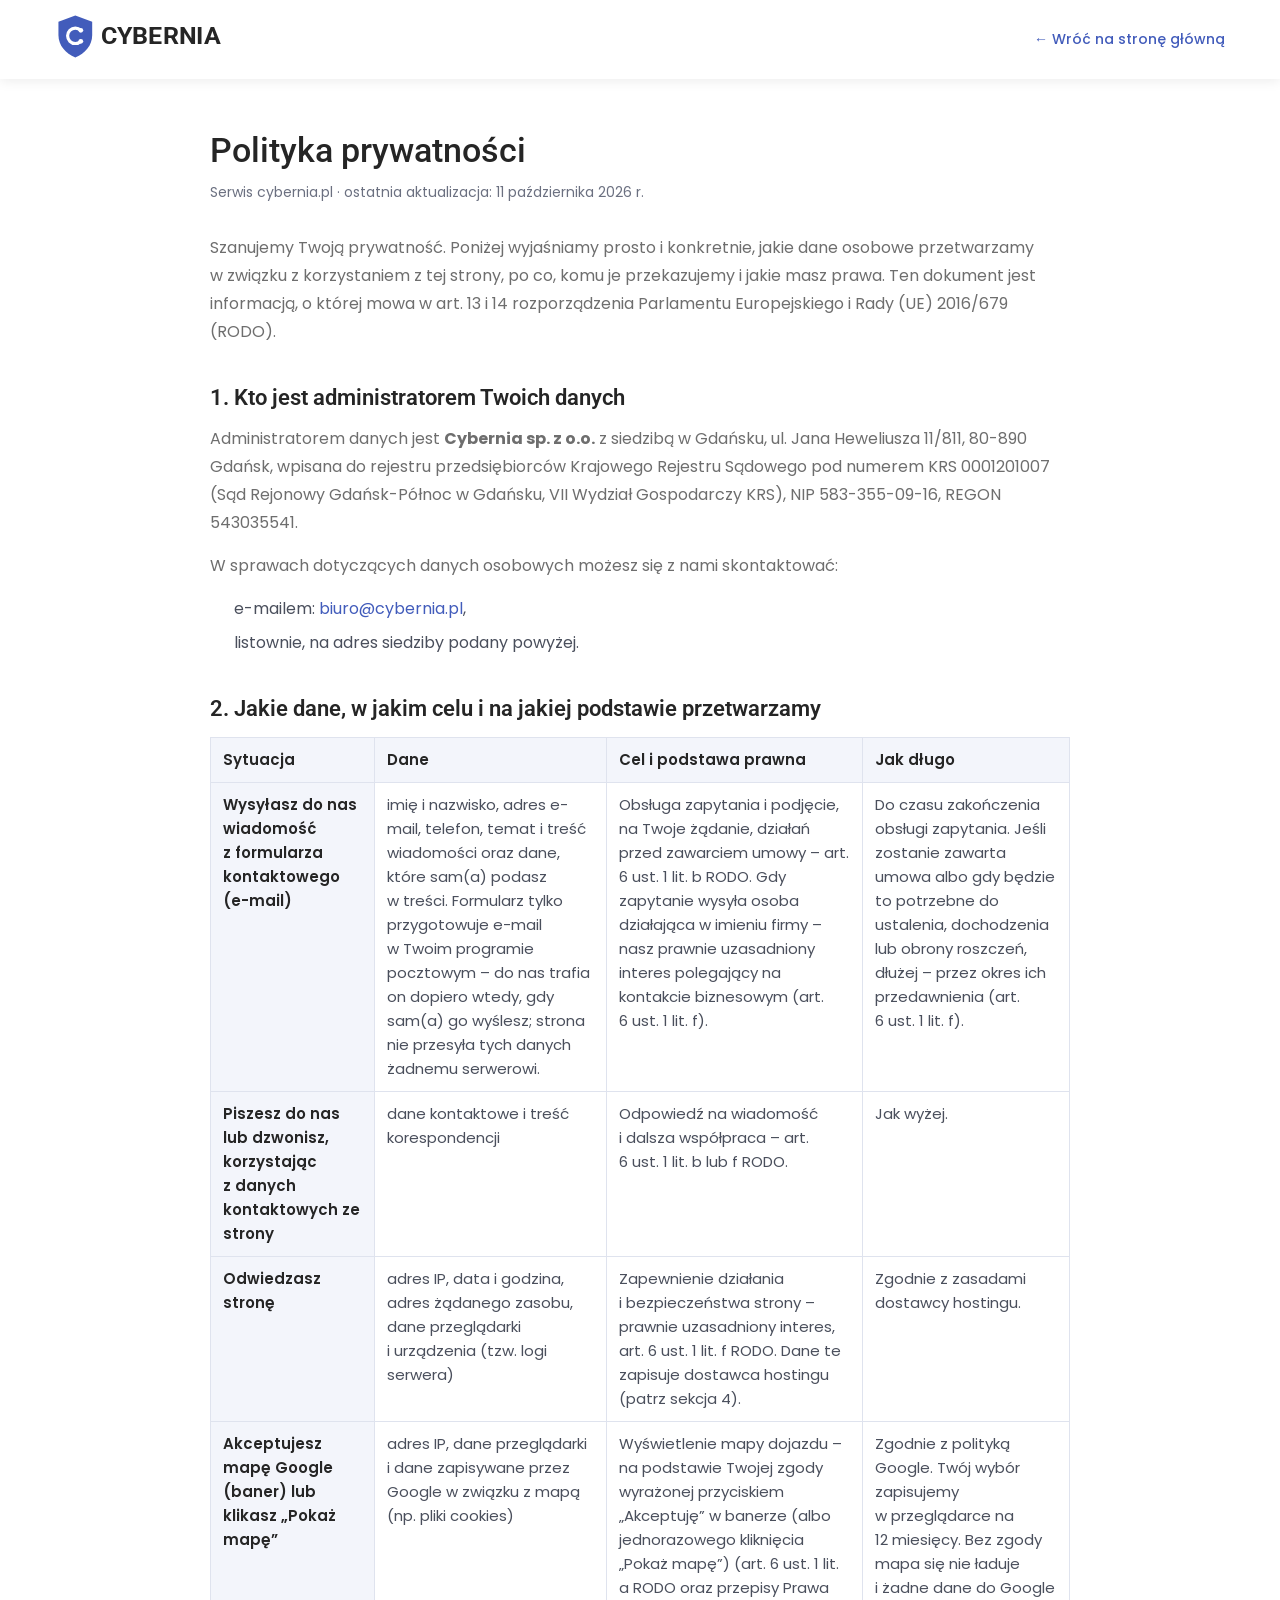
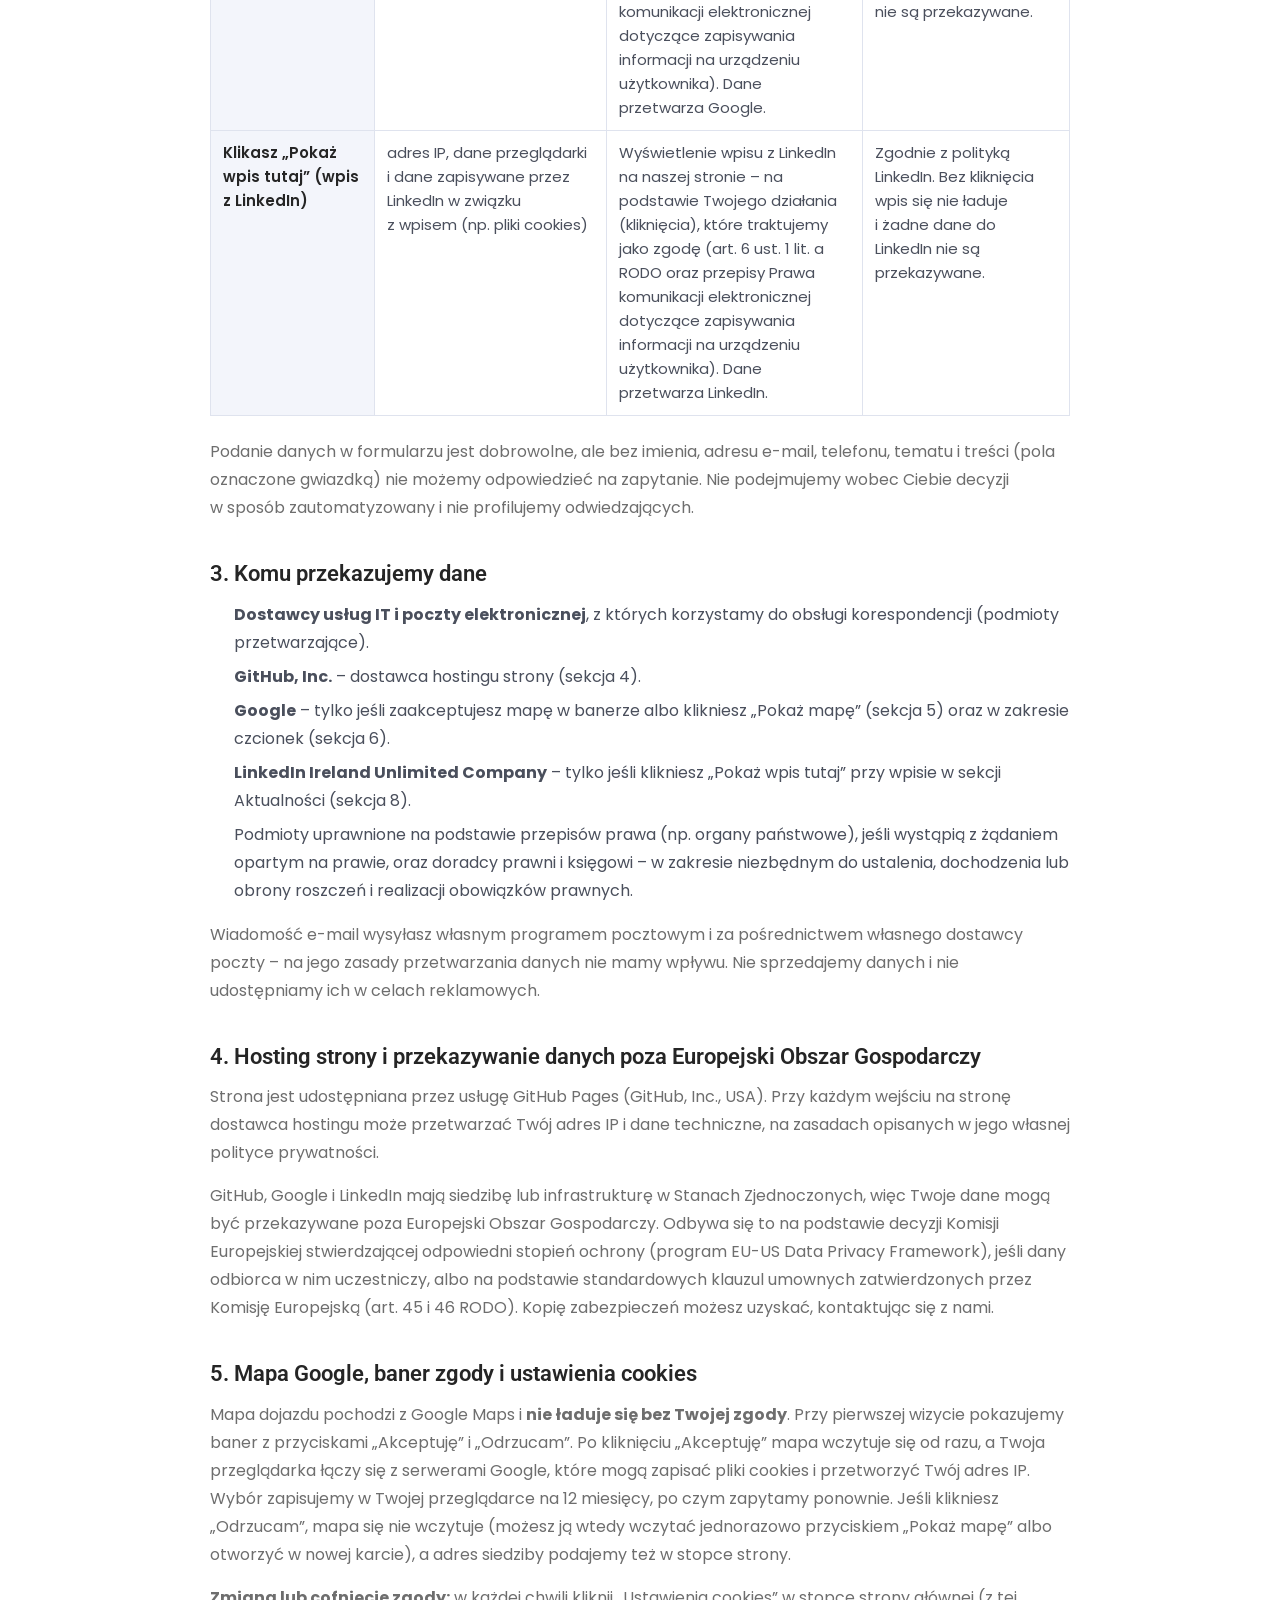
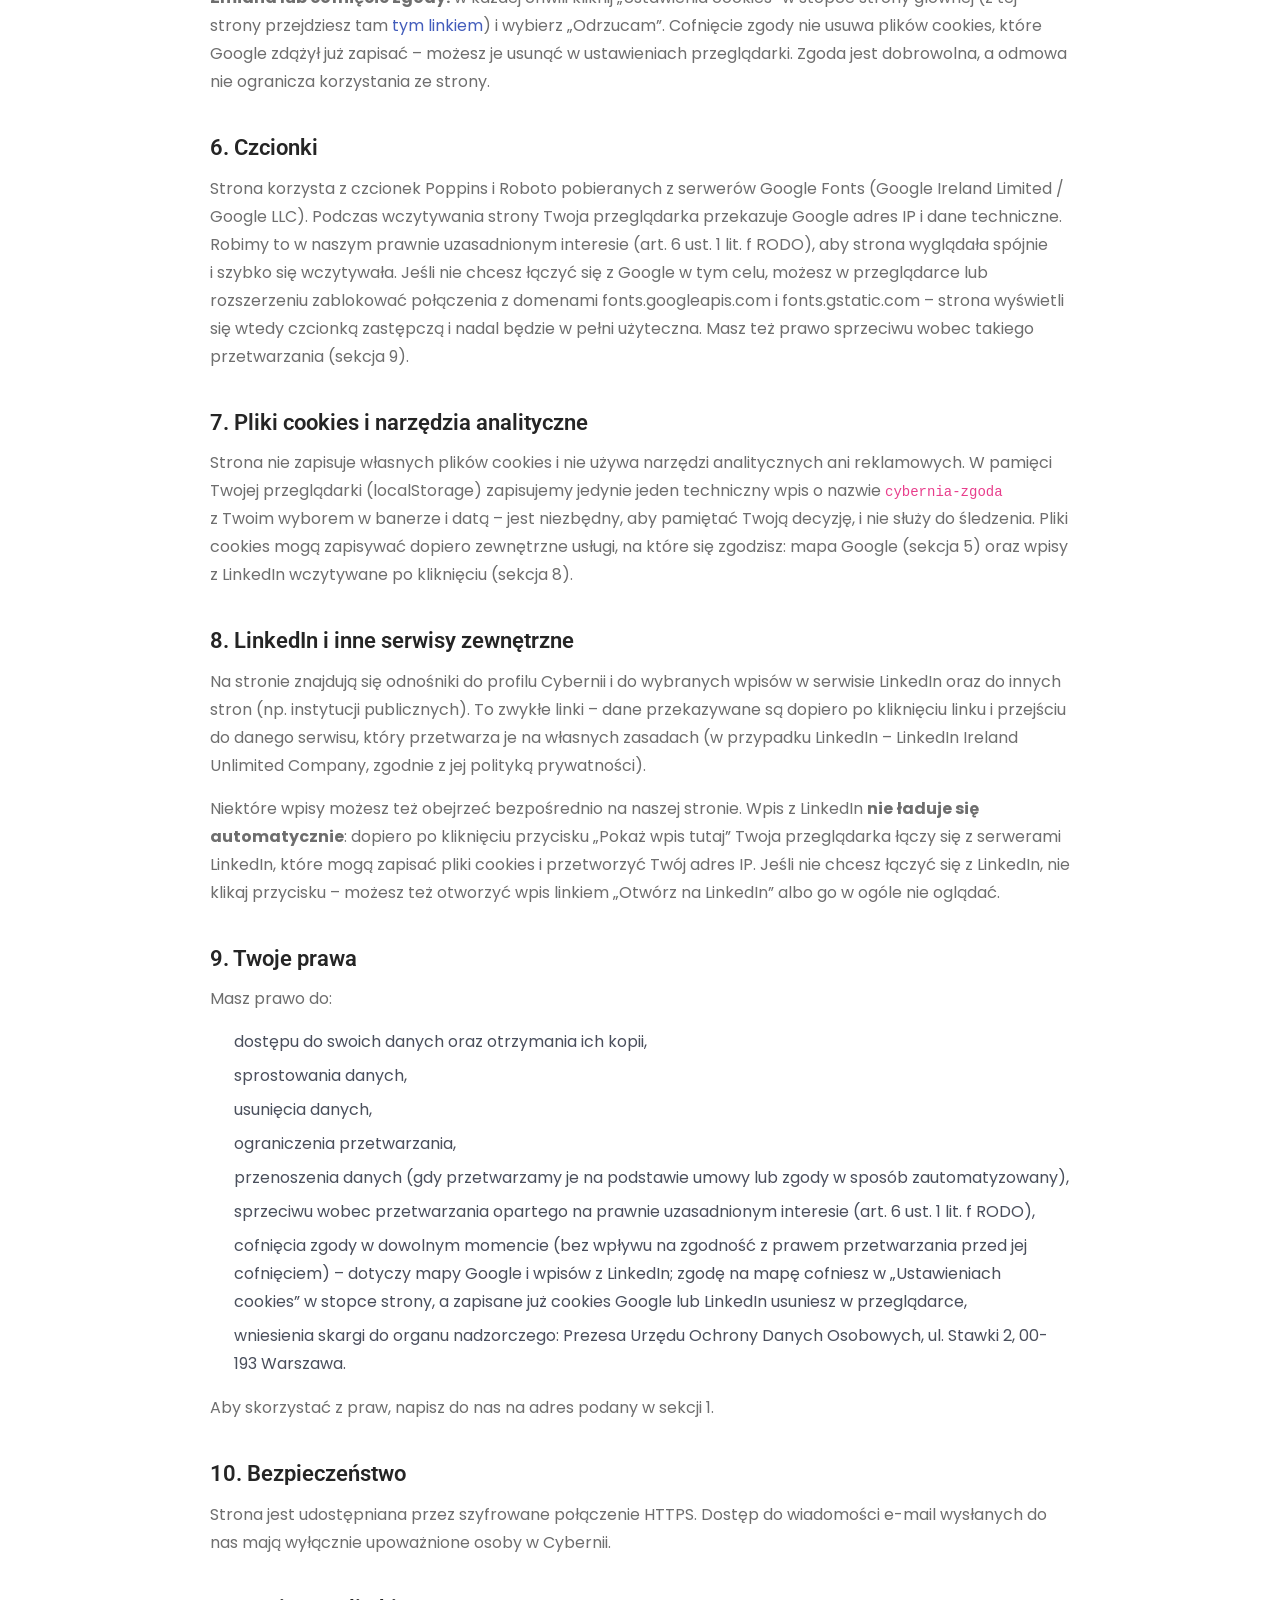
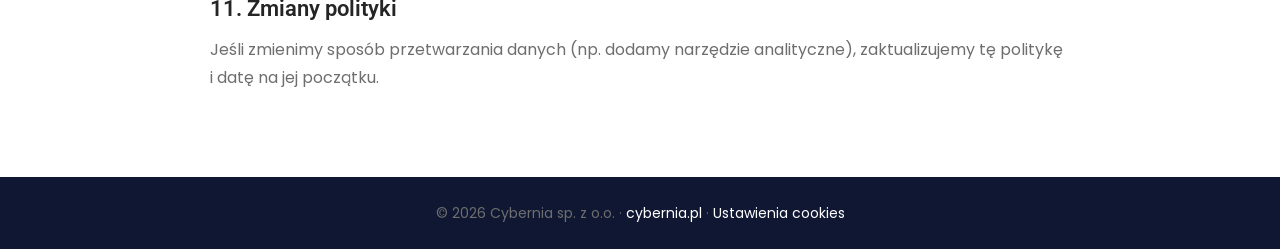
<file: polityka-prywatnosci.html>
<!doctype html>
<html lang="pl">
<head>
	<meta charset="utf-8">
	<title>Polityka prywatności – Cybernia sp. z o.o.</title>
	<meta name="description" content="Polityka prywatności serwisu cybernia.pl: kto jest administratorem danych, jakie dane przetwarzamy, w jakim celu, komu je przekazujemy i jakie prawa Ci przysługują.">
	<meta name="viewport" content="width=device-width, initial-scale=1">
	<meta name="theme-color" content="#425cbb">
	<meta name="referrer" content="strict-origin-when-cross-origin">
	<link rel="canonical" href="https://cybernia.pl/polityka-prywatnosci.html">
	<!-- [ZMIANA I1] Ikona strony: niebieska tarcza z literą C (nowe logo). Wcześniej favicon.ico było ikoną starego szablonu. -->
	<link rel="icon" href="img/favicon.ico" sizes="any">
	<link rel="icon" type="image/svg+xml" href="img/favicon.svg">
	<link rel="apple-touch-icon" href="img/apple-touch-icon.png">
	<!-- Czcionki jak na stronie głównej (patrz sekcja 6 polityki; po przejściu na czcionki lokalne usuń te trzy linie) -->
	<link rel="preconnect" href="https://fonts.googleapis.com">
	<link rel="preconnect" href="https://fonts.gstatic.com" crossorigin>
	<link rel="stylesheet" href="https://fonts.googleapis.com/css2?family=Poppins:wght@300;400;500;600;700&family=Roboto:wght@300;400;500;700&display=swap">
	<link rel="stylesheet" href="css/bootstrap.min.css">
	<link rel="stylesheet" href="css/style.css">
	<style>
		/* [ZMIANA R1] Style samej podstrony polityki (nie wpływają na stronę główną) */
		body{background:#fff;color:#4a4f5c}
		.pp-bar{background:#fff;box-shadow:0 2px 12px rgba(0,0,0,.08);padding:14px 0}
		.pp-bar .container{display:flex;align-items:center;justify-content:space-between;flex-wrap:wrap;gap:12px}
		.pp-bar a.back{color:#425cbb;font-weight:500;text-decoration:none}
		.pp-bar a.back:hover,.pp-bar a.back:focus{text-decoration:underline}
		.policy{padding:50px 0 70px;max-width:860px;margin:0 auto}
		.policy h1{font-size:34px;line-height:1.25;margin:0 0 8px;color:#252525}
		.policy .updated{color:#6b7080;font-size:14px;margin-bottom:30px}
		.policy h2{font-size:22px;line-height:1.3;margin:38px 0 12px;color:#252525}
		.policy p,.policy li{font-size:16px;line-height:1.75}
		.policy ul{list-style:disc;padding-left:24px;margin-bottom:16px}
		.policy li{margin-bottom:6px}
		.policy a{color:#425cbb}
		.policy .table-responsive{margin:14px 0 22px}
		.policy table{width:100%;border-collapse:collapse;font-size:15px;line-height:1.6}
		.policy th,.policy td{border:1px solid #dfe3ee;padding:10px 12px;vertical-align:top;text-align:left}
		.policy th{background:#f3f5fb;color:#252525;font-weight:600}
		.pp-foot{background:#0f1733;color:#c9d2ea;padding:22px 0;text-align:center;font-size:14px}
		.pp-foot a{color:#fff}
		@media (max-width:575px){.policy h1{font-size:27px}.policy h2{font-size:20px}}
	</style>
</head>
<body>
	<a class="skip-link sr-only sr-only-focusable" href="#tresc">Przejdź do treści</a>
	<header class="pp-bar">
		<div class="container">
			<a href="./" aria-label="Cybernia – strona główna">
				<svg viewBox="0 0 240 64" width="170" height="45" role="img" aria-labelledby="pp-logo" xmlns="http://www.w3.org/2000/svg">
					<title id="pp-logo">Cybernia sp. z o.o.</title>
					<path d="M28 2 52 11v19c0 15-10 26-24 32C14 56 4 45 4 30V11z" fill="#425cbb"/>
					<path d="M35.8 23.2a11 11 0 1 0 0 15.6" fill="none" stroke="#fff" stroke-width="4.5" stroke-linecap="round"/>
					<circle cx="35.8" cy="23.2" r="3.4" fill="#fff"/>
					<circle cx="35.8" cy="38.8" r="3.4" fill="#fff"/>
					<text x="64" y="43" textLength="170" lengthAdjust="spacingAndGlyphs" font-family="Roboto, Arial, sans-serif" font-size="33" font-weight="700" fill="#252525">CYBERNIA</text>
				</svg>
			</a>
			<a class="back" href="./">&larr; Wróć na stronę główną</a>
		</div>
	</header>

	<main id="tresc" class="container">
		<article class="policy">
			<h1>Polityka prywatności</h1>
			<p class="updated">Serwis cybernia.pl &middot; ostatnia aktualizacja: 11&nbsp;października 2026&nbsp;r.</p>

			<p>Szanujemy Twoją prywatność. Poniżej wyjaśniamy prosto i&nbsp;konkretnie, jakie dane osobowe przetwarzamy w&nbsp;związku z&nbsp;korzystaniem z&nbsp;tej strony, po co, komu je przekazujemy i&nbsp;jakie masz prawa. Ten dokument jest informacją, o&nbsp;której mowa w&nbsp;art. 13 i&nbsp;14 rozporządzenia Parlamentu Europejskiego i&nbsp;Rady (UE) 2016/679 (RODO).</p>

			<h2 id="administrator">1. Kto jest administratorem Twoich danych</h2>
			<p>Administratorem danych jest <strong>Cybernia sp. z&nbsp;o.o.</strong> z&nbsp;siedzibą w&nbsp;Gdańsku, ul. Jana Heweliusza 11/811, 80-890 Gdańsk, wpisana do rejestru przedsiębiorców Krajowego Rejestru Sądowego pod numerem KRS 0001201007 (Sąd Rejonowy Gdańsk-Północ w&nbsp;Gdańsku, VII Wydział Gospodarczy KRS), NIP 583-355-09-16, REGON 543035541.</p>
			<p>W&nbsp;sprawach dotyczących danych osobowych możesz się z&nbsp;nami skontaktować:</p>
			<ul>
				<li>e-mailem: <span id="pp-mail">biuro [at] cybernia [kropka] pl</span>,</li>
				<li>listownie, na adres siedziby podany powyżej.</li>
			</ul>

			<h2 id="cele">2. Jakie dane, w jakim celu i na jakiej podstawie przetwarzamy</h2>
			<div class="table-responsive">
				<table>
					<thead>
						<tr><th scope="col">Sytuacja</th><th scope="col">Dane</th><th scope="col">Cel i podstawa prawna</th><th scope="col">Jak długo</th></tr>
					</thead>
					<tbody>
						<tr>
							<th scope="row">Wysyłasz do nas wiadomość z&nbsp;formularza kontaktowego (e-mail)</th>
							<td>imię i&nbsp;nazwisko, adres e-mail, telefon, temat i&nbsp;treść wiadomości oraz dane, które sam(a) podasz w&nbsp;treści. Formularz tylko przygotowuje e-mail w&nbsp;Twoim programie pocztowym &ndash; do nas trafia on dopiero wtedy, gdy sam(a) go wyślesz; strona nie przesyła tych danych żadnemu serwerowi.</td>
							<td>Obsługa zapytania i&nbsp;podjęcie, na Twoje żądanie, działań przed zawarciem umowy &ndash; art. 6&nbsp;ust. 1&nbsp;lit. b RODO. Gdy zapytanie wysyła osoba działająca w&nbsp;imieniu firmy &ndash; nasz prawnie uzasadniony interes polegający na kontakcie biznesowym (art. 6&nbsp;ust. 1&nbsp;lit. f).</td>
							<td>Do czasu zakończenia obsługi zapytania. Jeśli zostanie zawarta umowa albo gdy będzie to potrzebne do ustalenia, dochodzenia lub obrony roszczeń, dłużej &ndash; przez okres ich przedawnienia (art. 6&nbsp;ust. 1&nbsp;lit. f).</td>
						</tr>
						<tr>
							<th scope="row">Piszesz do nas lub dzwonisz, korzystając z&nbsp;danych kontaktowych ze strony</th>
							<td>dane kontaktowe i&nbsp;treść korespondencji</td>
							<td>Odpowiedź na wiadomość i&nbsp;dalsza współpraca &ndash; art. 6&nbsp;ust. 1&nbsp;lit. b lub f RODO.</td>
							<td>Jak wyżej.</td>
						</tr>
						<tr>
							<th scope="row">Odwiedzasz stronę</th>
							<td>adres IP, data i&nbsp;godzina, adres żądanego zasobu, dane przeglądarki i&nbsp;urządzenia (tzw. logi serwera)</td>
							<td>Zapewnienie działania i&nbsp;bezpieczeństwa strony &ndash; prawnie uzasadniony interes, art. 6&nbsp;ust. 1&nbsp;lit. f RODO. Dane te zapisuje dostawca hostingu (patrz sekcja 4).</td>
							<td>Zgodnie z zasadami dostawcy hostingu.</td>
						</tr>
						<tr id="mapa">
							<th scope="row">Akceptujesz mapę Google (baner) lub klikasz „Pokaż mapę”</th>
							<td>adres IP, dane przeglądarki i&nbsp;dane zapisywane przez Google w&nbsp;związku z&nbsp;mapą (np. pliki cookies)</td>
							<td>Wyświetlenie mapy dojazdu &ndash; na podstawie Twojej zgody wyrażonej przyciskiem „Akceptuję” w&nbsp;banerze (albo jednorazowego kliknięcia „Pokaż mapę”) (art. 6&nbsp;ust. 1&nbsp;lit. a RODO oraz przepisy Prawa komunikacji elektronicznej dotyczące zapisywania informacji na urządzeniu użytkownika). Dane przetwarza Google.</td>
							<td>Zgodnie z polityką Google. Twój wybór zapisujemy w&nbsp;przeglądarce na 12&nbsp;miesięcy. Bez zgody mapa się nie ładuje i&nbsp;żadne dane do Google nie są przekazywane.</td>
						</tr>
						<tr id="osadzenia">
							<th scope="row">Klikasz „Pokaż wpis tutaj” (wpis z LinkedIn)</th>
							<td>adres IP, dane przeglądarki i&nbsp;dane zapisywane przez LinkedIn w&nbsp;związku z&nbsp;wpisem (np. pliki cookies)</td>
							<td>Wyświetlenie wpisu z&nbsp;LinkedIn na naszej stronie &ndash; na podstawie Twojego działania (kliknięcia), które traktujemy jako zgodę (art. 6&nbsp;ust. 1&nbsp;lit. a RODO oraz przepisy Prawa komunikacji elektronicznej dotyczące zapisywania informacji na urządzeniu użytkownika). Dane przetwarza LinkedIn.</td>
							<td>Zgodnie z polityką LinkedIn. Bez kliknięcia wpis się nie ładuje i&nbsp;żadne dane do LinkedIn nie są przekazywane.</td>
						</tr>
					</tbody>
				</table>
			</div>
			<p>Podanie danych w&nbsp;formularzu jest dobrowolne, ale bez imienia, adresu e-mail, telefonu, tematu i&nbsp;treści (pola oznaczone gwiazdką) nie możemy odpowiedzieć na zapytanie. Nie podejmujemy wobec Ciebie decyzji w&nbsp;sposób zautomatyzowany i&nbsp;nie profilujemy odwiedzających.</p>

			<h2 id="odbiorcy">3. Komu przekazujemy dane</h2>
			<ul>
				<li><strong>Dostawcy usług IT i&nbsp;poczty elektronicznej</strong>, z&nbsp;których korzystamy do obsługi korespondencji (podmioty przetwarzające).</li>
				<li><strong>GitHub, Inc.</strong> &ndash; dostawca hostingu strony (sekcja 4).</li>
				<li><strong>Google</strong> &ndash; tylko jeśli zaakceptujesz mapę w&nbsp;banerze albo klikniesz „Pokaż mapę” (sekcja 5) oraz w&nbsp;zakresie czcionek (sekcja 6).</li>
				<li><strong>LinkedIn Ireland Unlimited Company</strong> &ndash; tylko jeśli klikniesz „Pokaż wpis tutaj” przy wpisie w&nbsp;sekcji Aktualności (sekcja 8).</li>
				<li>Podmioty uprawnione na podstawie przepisów prawa (np. organy państwowe), jeśli wystąpią z&nbsp;żądaniem opartym na prawie, oraz doradcy prawni i&nbsp;księgowi &ndash; w&nbsp;zakresie niezbędnym do ustalenia, dochodzenia lub obrony roszczeń i&nbsp;realizacji obowiązków prawnych.</li>
			</ul>
			<p>Wiadomość e-mail wysyłasz własnym programem pocztowym i&nbsp;za pośrednictwem własnego dostawcy poczty &ndash; na jego zasady przetwarzania danych nie mamy wpływu. Nie sprzedajemy danych i&nbsp;nie udostępniamy ich w&nbsp;celach reklamowych.</p>

			<h2 id="hosting">4. Hosting strony i przekazywanie danych poza Europejski Obszar Gospodarczy</h2>
			<p>Strona jest udostępniana przez usługę GitHub Pages (GitHub, Inc., USA). Przy każdym wejściu na stronę dostawca hostingu może przetwarzać Twój adres IP i&nbsp;dane techniczne, na zasadach opisanych w&nbsp;jego własnej polityce prywatności.</p>
			<p>GitHub, Google i&nbsp;LinkedIn mają siedzibę lub infrastrukturę w&nbsp;Stanach Zjednoczonych, więc Twoje dane mogą być przekazywane poza Europejski Obszar Gospodarczy. Odbywa się to na podstawie decyzji Komisji Europejskiej stwierdzającej odpowiedni stopień ochrony (program EU-US Data Privacy Framework), jeśli dany odbiorca w&nbsp;nim uczestniczy, albo na podstawie standardowych klauzul umownych zatwierdzonych przez Komisję Europejską (art. 45 i&nbsp;46 RODO). Kopię zabezpieczeń możesz uzyskać, kontaktując się z&nbsp;nami.</p>

			<h2 id="mapa-google">5. Mapa Google, baner zgody i ustawienia cookies</h2>
			<p>Mapa dojazdu pochodzi z&nbsp;Google Maps i&nbsp;<strong>nie ładuje się bez Twojej zgody</strong>. Przy pierwszej wizycie pokazujemy baner z&nbsp;przyciskami „Akceptuję” i&nbsp;„Odrzucam”. Po kliknięciu „Akceptuję” mapa wczytuje się od razu, a&nbsp;Twoja przeglądarka łączy się z&nbsp;serwerami Google, które mogą zapisać pliki cookies i&nbsp;przetworzyć Twój adres IP. Wybór zapisujemy w&nbsp;Twojej przeglądarce na 12&nbsp;miesięcy, po czym zapytamy ponownie. Jeśli klikniesz „Odrzucam”, mapa się nie wczytuje (możesz ją wtedy wczytać jednorazowo przyciskiem „Pokaż mapę” albo otworzyć w&nbsp;nowej karcie), a&nbsp;adres siedziby podajemy też w&nbsp;stopce strony.</p>
			<p><strong>Zmiana lub cofnięcie zgody:</strong> w&nbsp;każdej chwili kliknij „Ustawienia cookies” w&nbsp;stopce strony głównej (z&nbsp;tej strony przejdziesz tam <a href="index.html#ustawienia-cookies">tym linkiem</a>) i&nbsp;wybierz „Odrzucam”. Cofnięcie zgody nie usuwa plików cookies, które Google zdążył już zapisać &ndash; możesz je usunąć w&nbsp;ustawieniach przeglądarki. Zgoda jest dobrowolna, a&nbsp;odmowa nie ogranicza korzystania ze strony.</p>

			<h2 id="czcionki">6. Czcionki</h2>
			<!-- Ten akapit usuń, gdy czcionki Poppins i Roboto będą hostowane lokalnie (w katalogu fonts/) i zniknie link do fonts.googleapis.com z <head>. -->
			<p>Strona korzysta z&nbsp;czcionek Poppins i&nbsp;Roboto pobieranych z&nbsp;serwerów Google Fonts (Google Ireland Limited / Google LLC). Podczas wczytywania strony Twoja przeglądarka przekazuje Google adres IP i&nbsp;dane techniczne. Robimy to w&nbsp;naszym prawnie uzasadnionym interesie (art. 6&nbsp;ust. 1&nbsp;lit. f RODO), aby strona wyglądała spójnie i&nbsp;szybko się wczytywała. Jeśli nie chcesz łączyć się z&nbsp;Google w&nbsp;tym celu, możesz w&nbsp;przeglądarce lub rozszerzeniu zablokować połączenia z&nbsp;domenami fonts.googleapis.com i&nbsp;fonts.gstatic.com &ndash; strona wyświetli się wtedy czcionką zastępczą i&nbsp;nadal będzie w&nbsp;pełni użyteczna. Masz też prawo sprzeciwu wobec takiego przetwarzania (sekcja 9).</p>

			<h2 id="cookies">7. Pliki cookies i narzędzia analityczne</h2>
			<p>Strona nie zapisuje własnych plików cookies i&nbsp;nie używa narzędzi analitycznych ani reklamowych. W&nbsp;pamięci Twojej przeglądarki (localStorage) zapisujemy jedynie jeden techniczny wpis o&nbsp;nazwie <code>cybernia-zgoda</code> z&nbsp;Twoim wyborem w&nbsp;banerze i&nbsp;datą &ndash; jest niezbędny, aby pamiętać Twoją decyzję, i&nbsp;nie służy do śledzenia. Pliki cookies mogą zapisywać dopiero zewnętrzne usługi, na które się zgodzisz: mapa Google (sekcja 5) oraz wpisy z&nbsp;LinkedIn wczytywane po kliknięciu (sekcja 8).</p>

			<h2 id="linkedin">8. LinkedIn i inne serwisy zewnętrzne</h2>
			<p>Na stronie znajdują się odnośniki do profilu Cybernii i&nbsp;do wybranych wpisów w&nbsp;serwisie LinkedIn oraz do innych stron (np. instytucji publicznych). To zwykłe linki &ndash; dane przekazywane są dopiero po kliknięciu linku i&nbsp;przejściu do danego serwisu, który przetwarza je na własnych zasadach (w przypadku LinkedIn &ndash; LinkedIn Ireland Unlimited Company, zgodnie z jej polityką prywatności).</p>
			<p>Niektóre wpisy możesz też obejrzeć bezpośrednio na naszej stronie. Wpis z&nbsp;LinkedIn <strong>nie ładuje się automatycznie</strong>: dopiero po kliknięciu przycisku „Pokaż wpis tutaj” Twoja przeglądarka łączy się z&nbsp;serwerami LinkedIn, które mogą zapisać pliki cookies i&nbsp;przetworzyć Twój adres IP. Jeśli nie chcesz łączyć się z&nbsp;LinkedIn, nie klikaj przycisku &ndash; możesz też otworzyć wpis linkiem „Otwórz na LinkedIn” albo go w&nbsp;ogóle nie oglądać.</p>

			<h2 id="prawa">9. Twoje prawa</h2>
			<p>Masz prawo do:</p>
			<ul>
				<li>dostępu do swoich danych oraz otrzymania ich kopii,</li>
				<li>sprostowania danych,</li>
				<li>usunięcia danych,</li>
				<li>ograniczenia przetwarzania,</li>
				<li>przenoszenia danych (gdy przetwarzamy je na podstawie umowy lub zgody w&nbsp;sposób zautomatyzowany),</li>
				<li>sprzeciwu wobec przetwarzania opartego na prawnie uzasadnionym interesie (art. 6&nbsp;ust. 1&nbsp;lit. f RODO),</li>
				<li>cofnięcia zgody w&nbsp;dowolnym momencie (bez wpływu na zgodność z&nbsp;prawem przetwarzania przed jej cofnięciem) &ndash; dotyczy mapy Google i&nbsp;wpisów z&nbsp;LinkedIn; zgodę na mapę cofniesz w&nbsp;„Ustawieniach cookies” w&nbsp;stopce strony, a&nbsp;zapisane już cookies Google lub LinkedIn usuniesz w&nbsp;przeglądarce,</li>
				<li>wniesienia skargi do organu nadzorczego: Prezesa Urzędu Ochrony Danych Osobowych, ul. Stawki 2, 00-193 Warszawa.</li>
			</ul>
			<p>Aby skorzystać z&nbsp;praw, napisz do nas na adres podany w&nbsp;sekcji 1.</p>

			<h2 id="bezpieczenstwo">10. Bezpieczeństwo</h2>
			<p>Strona jest udostępniana przez szyfrowane połączenie HTTPS. Dostęp do wiadomości e-mail wysłanych do nas mają wyłącznie upoważnione osoby w&nbsp;Cybernii.</p>

			<h2 id="zmiany">11. Zmiany polityki</h2>
			<p>Jeśli zmienimy sposób przetwarzania danych (np. dodamy narzędzie analityczne), zaktualizujemy tę politykę i&nbsp;datę na jej początku.</p>
		</article>
	</main>

	<footer class="pp-foot">
		<div class="container">
			<p class="mb-0">&copy; <span id="pp-year">2026</span> Cybernia sp. z&nbsp;o.o. &middot; <a href="./">cybernia.pl</a> &middot; <a href="index.html#ustawienia-cookies">Ustawienia cookies</a></p>
		</div>
	</footer>

	<script>
		(function () {
			// Adres e-mail składany dopiero w przeglądarce (ochrona przed zbieraniem adresów przez boty); bez JS widać zapis tekstowy.
			var el = document.getElementById('pp-mail');
			if (el) {
				var a = document.createElement('a');
				var addr = ['biuro', 'cybernia.pl'].join('@');
				a.href = 'mailto:' + addr;
				a.textContent = addr;
				el.textContent = '';
				el.appendChild(a);
			}
			var y = document.getElementById('pp-year');
			if (y) { y.textContent = new Date().getFullYear(); }
		})();
	</script>
</body>
</html>
</file>
<file: css/dripicons.css>
@charset "UTF-8";

@font-face {
  font-family: "dripicons-v2";
  src:url("../fonts/dripicons-v2.eot");
  src:url("../fonts/dripicons-v2d41d.eot?#iefix") format("embedded-opentype"),
    url("../fonts/dripicons-v2.woff") format("woff"),
    url("../fonts/dripicons-v2.ttf") format("truetype"),
    url("../fonts/dripicons-v2.svg#dripicons-v2") format("svg");
  font-weight: normal;
  font-style: normal;

}

[data-icon]:before {
  font-family: "dripicons-v2" !important;
  content: attr(data-icon);
  font-style: normal !important;
  font-weight: normal !important;
  font-variant: normal !important;
  text-transform: none !important;
  speak: none;
  line-height: 1;
  -webkit-font-smoothing: antialiased;
  -moz-osx-font-smoothing: grayscale;
}

[class^="dripicons-"]:before,
[class*=" dripicons-"]:before {
  font-family: "dripicons-v2" !important;
  font-style: normal !important;
  font-weight: normal !important;
  font-variant: normal !important;
  text-transform: none !important;
  speak: none;
  line-height: 1;
  -webkit-font-smoothing: antialiased;
  -moz-osx-font-smoothing: grayscale;
}

.dripicons-alarm:before {
  content: "\61";
}
.dripicons-align-center:before {
  content: "\62";
}
.dripicons-align-justify:before {
  content: "\63";
}
.dripicons-align-left:before {
  content: "\64";
}
.dripicons-align-right:before {
  content: "\65";
}
.dripicons-anchor:before {
  content: "\66";
}
.dripicons-archive:before {
  content: "\67";
}
.dripicons-arrow-down:before {
  content: "\68";
}
.dripicons-arrow-left:before {
  content: "\69";
}
.dripicons-arrow-right:before {
  content: "\6a";
}
.dripicons-arrow-thin-down:before {
  content: "\6b";
}
.dripicons-arrow-thin-left:before {
  content: "\6c";
}
.dripicons-arrow-thin-right:before {
  content: "\6d";
}
.dripicons-arrow-thin-up:before {
  content: "\6e";
}
.dripicons-arrow-up:before {
  content: "\6f";
}
.dripicons-article:before {
  content: "\70";
}
.dripicons-backspace:before {
  content: "\71";
}
.dripicons-basket:before {
  content: "\72";
}
.dripicons-basketball:before {
  content: "\73";
}
.dripicons-battery-empty:before {
  content: "\74";
}
.dripicons-battery-full:before {
  content: "\75";
}
.dripicons-battery-low:before {
  content: "\76";
}
.dripicons-battery-medium:before {
  content: "\77";
}
.dripicons-bell:before {
  content: "\78";
}
.dripicons-blog:before {
  content: "\79";
}
.dripicons-bluetooth:before {
  content: "\7a";
}
.dripicons-bold:before {
  content: "\41";
}
.dripicons-bookmark:before {
  content: "\42";
}
.dripicons-bookmarks:before {
  content: "\43";
}
.dripicons-box:before {
  content: "\44";
}
.dripicons-briefcase:before {
  content: "\45";
}
.dripicons-brightness-low:before {
  content: "\46";
}
.dripicons-brightness-max:before {
  content: "\47";
}
.dripicons-brightness-medium:before {
  content: "\48";
}
.dripicons-broadcast:before {
  content: "\49";
}
.dripicons-browser:before {
  content: "\4a";
}
.dripicons-browser-upload:before {
  content: "\4b";
}
.dripicons-brush:before {
  content: "\4c";
}
.dripicons-calendar:before {
  content: "\4d";
}
.dripicons-camcorder:before {
  content: "\4e";
}
.dripicons-camera:before {
  content: "\4f";
}
.dripicons-card:before {
  content: "\50";
}
.dripicons-cart:before {
  content: "\51";
}
.dripicons-checklist:before {
  content: "\52";
}
.dripicons-checkmark:before {
  content: "\53";
}
.dripicons-chevron-down:before {
  content: "\54";
}
.dripicons-chevron-left:before {
  content: "\55";
}
.dripicons-chevron-right:before {
  content: "\56";
}
.dripicons-chevron-up:before {
  content: "\57";
}
.dripicons-clipboard:before {
  content: "\58";
}
.dripicons-clock:before {
  content: "\59";
}
.dripicons-clockwise:before {
  content: "\5a";
}
.dripicons-cloud:before {
  content: "\30";
}
.dripicons-cloud-download:before {
  content: "\31";
}
.dripicons-cloud-upload:before {
  content: "\32";
}
.dripicons-code:before {
  content: "\33";
}
.dripicons-contract:before {
  content: "\34";
}
.dripicons-contract-2:before {
  content: "\35";
}
.dripicons-conversation:before {
  content: "\36";
}
.dripicons-copy:before {
  content: "\37";
}
.dripicons-crop:before {
  content: "\38";
}
.dripicons-cross:before {
  content: "\39";
}
.dripicons-crosshair:before {
  content: "\21";
}
.dripicons-cutlery:before {
  content: "\22";
}
.dripicons-device-desktop:before {
  content: "\23";
}
.dripicons-device-mobile:before {
  content: "\24";
}
.dripicons-device-tablet:before {
  content: "\25";
}
.dripicons-direction:before {
  content: "\26";
}
.dripicons-disc:before {
  content: "\27";
}
.dripicons-document:before {
  content: "\28";
}
.dripicons-document-delete:before {
  content: "\29";
}
.dripicons-document-edit:before {
  content: "\2a";
}
.dripicons-document-new:before {
  content: "\2b";
}
.dripicons-document-remove:before {
  content: "\2c";
}
.dripicons-dot:before {
  content: "\2d";
}
.dripicons-dots-2:before {
  content: "\2e";
}
.dripicons-dots-3:before {
  content: "\2f";
}
.dripicons-download:before {
  content: "\3a";
}
.dripicons-duplicate:before {
  content: "\3b";
}
.dripicons-enter:before {
  content: "\3c";
}
.dripicons-exit:before {
  content: "\3d";
}
.dripicons-expand:before {
  content: "\3e";
}
.dripicons-expand-2:before {
  content: "\3f";
}
.dripicons-experiment:before {
  content: "\40";
}
.dripicons-export:before {
  content: "\5b";
}
.dripicons-feed:before {
  content: "\5d";
}
.dripicons-flag:before {
  content: "\5e";
}
.dripicons-flashlight:before {
  content: "\5f";
}
.dripicons-folder:before {
  content: "\60";
}
.dripicons-folder-open:before {
  content: "\7b";
}
.dripicons-forward:before {
  content: "\7c";
}
.dripicons-gaming:before {
  content: "\7d";
}
.dripicons-gear:before {
  content: "\7e";
}
.dripicons-graduation:before {
  content: "\5c";
}
.dripicons-graph-bar:before {
  content: "\e000";
}
.dripicons-graph-line:before {
  content: "\e001";
}
.dripicons-graph-pie:before {
  content: "\e002";
}
.dripicons-headset:before {
  content: "\e003";
}
.dripicons-heart:before {
  content: "\e004";
}
.dripicons-help:before {
  content: "\e005";
}
.dripicons-home:before {
  content: "\e006";
}
.dripicons-hourglass:before {
  content: "\e007";
}
.dripicons-inbox:before {
  content: "\e008";
}
.dripicons-information:before {
  content: "\e009";
}
.dripicons-italic:before {
  content: "\e00a";
}
.dripicons-jewel:before {
  content: "\e00b";
}
.dripicons-lifting:before {
  content: "\e00c";
}
.dripicons-lightbulb:before {
  content: "\e00d";
}
.dripicons-link:before {
  content: "\e00e";
}
.dripicons-link-broken:before {
  content: "\e00f";
}
.dripicons-list:before {
  content: "\e010";
}
.dripicons-loading:before {
  content: "\e011";
}
.dripicons-location:before {
  content: "\e012";
}
.dripicons-lock:before {
  content: "\e013";
}
.dripicons-lock-open:before {
  content: "\e014";
}
.dripicons-mail:before {
  content: "\e015";
}
.dripicons-map:before {
  content: "\e016";
}
.dripicons-media-loop:before {
  content: "\e017";
}
.dripicons-media-next:before {
  content: "\e018";
}
.dripicons-media-pause:before {
  content: "\e019";
}
.dripicons-media-play:before {
  content: "\e01a";
}
.dripicons-media-previous:before {
  content: "\e01b";
}
.dripicons-media-record:before {
  content: "\e01c";
}
.dripicons-media-shuffle:before {
  content: "\e01d";
}
.dripicons-media-stop:before {
  content: "\e01e";
}
.dripicons-medical:before {
  content: "\e01f";
}
.dripicons-menu:before {
  content: "\e020";
}
.dripicons-message:before {
  content: "\e021";
}
.dripicons-meter:before {
  content: "\e022";
}
.dripicons-microphone:before {
  content: "\e023";
}
.dripicons-minus:before {
  content: "\e024";
}
.dripicons-monitor:before {
  content: "\e025";
}
.dripicons-move:before {
  content: "\e026";
}
.dripicons-music:before {
  content: "\e027";
}
.dripicons-network-1:before {
  content: "\e028";
}
.dripicons-network-2:before {
  content: "\e029";
}
.dripicons-network-3:before {
  content: "\e02a";
}
.dripicons-network-4:before {
  content: "\e02b";
}
.dripicons-network-5:before {
  content: "\e02c";
}
.dripicons-pamphlet:before {
  content: "\e02d";
}
.dripicons-paperclip:before {
  content: "\e02e";
}
.dripicons-pencil:before {
  content: "\e02f";
}
.dripicons-phone:before {
  content: "\e030";
}
.dripicons-photo:before {
  content: "\e031";
}
.dripicons-photo-group:before {
  content: "\e032";
}
.dripicons-pill:before {
  content: "\e033";
}
.dripicons-pin:before {
  content: "\e034";
}
.dripicons-plus:before {
  content: "\e035";
}
.dripicons-power:before {
  content: "\e036";
}
.dripicons-preview:before {
  content: "\e037";
}
.dripicons-print:before {
  content: "\e038";
}
.dripicons-pulse:before {
  content: "\e039";
}
.dripicons-question:before {
  content: "\e03a";
}
.dripicons-reply:before {
  content: "\e03b";
}
.dripicons-reply-all:before {
  content: "\e03c";
}
.dripicons-return:before {
  content: "\e03d";
}
.dripicons-retweet:before {
  content: "\e03e";
}
.dripicons-rocket:before {
  content: "\e03f";
}
.dripicons-scale:before {
  content: "\e040";
}
.dripicons-search:before {
  content: "\e041";
}
.dripicons-shopping-bag:before {
  content: "\e042";
}
.dripicons-skip:before {
  content: "\e043";
}
.dripicons-stack:before {
  content: "\e044";
}
.dripicons-star:before {
  content: "\e045";
}
.dripicons-stopwatch:before {
  content: "\e046";
}
.dripicons-store:before {
  content: "\e047";
}
.dripicons-suitcase:before {
  content: "\e048";
}
.dripicons-swap:before {
  content: "\e049";
}
.dripicons-tag:before {
  content: "\e04a";
}
.dripicons-tag-delete:before {
  content: "\e04b";
}
.dripicons-tags:before {
  content: "\e04c";
}
.dripicons-thumbs-down:before {
  content: "\e04d";
}
.dripicons-thumbs-up:before {
  content: "\e04e";
}
.dripicons-ticket:before {
  content: "\e04f";
}
.dripicons-time-reverse:before {
  content: "\e050";
}
.dripicons-to-do:before {
  content: "\e051";
}
.dripicons-toggles:before {
  content: "\e052";
}
.dripicons-trash:before {
  content: "\e053";
}
.dripicons-trophy:before {
  content: "\e054";
}
.dripicons-upload:before {
  content: "\e055";
}
.dripicons-user:before {
  content: "\e056";
}
.dripicons-user-group:before {
  content: "\e057";
}
.dripicons-user-id:before {
  content: "\e058";
}
.dripicons-vibrate:before {
  content: "\e059";
}
.dripicons-view-apps:before {
  content: "\e05a";
}
.dripicons-view-list:before {
  content: "\e05b";
}
.dripicons-view-list-large:before {
  content: "\e05c";
}
.dripicons-view-thumb:before {
  content: "\e05d";
}
.dripicons-volume-full:before {
  content: "\e05e";
}
.dripicons-volume-low:before {
  content: "\e05f";
}
.dripicons-volume-medium:before {
  content: "\e060";
}
.dripicons-volume-off:before {
  content: "\e061";
}
.dripicons-wallet:before {
  content: "\e062";
}
.dripicons-warning:before {
  content: "\e063";
}
.dripicons-web:before {
  content: "\e064";
}
.dripicons-weight:before {
  content: "\e065";
}
.dripicons-wifi:before {
  content: "\e066";
}
.dripicons-wrong:before {
  content: "\e067";
}
.dripicons-zoom-in:before {
  content: "\e068";
}
.dripicons-zoom-out:before {
  content: "\e069";
}
</file>
<file: css/default.css>
/* Deafult Margin & Padding */
/*-- Margin Top --*/
.mt-5 {
	margin-top: 5px;
}
.mt-10 {
	margin-top: 10px;
}
.mt-15 {
	margin-top: 15px;
}
.mt-20 {
	margin-top: 20px;
}
.mt-25 {
	margin-top: 25px;
}
.mt-30 {
	margin-top: 30px;
}
.mt-35 {
	margin-top: 35px;
}
.mt-40 {
	margin-top: 40px;
}
.mt-45 {
	margin-top: 45px;
}
.mt-50 {
	margin-top: 50px;
}
.mt-55 {
	margin-top: 55px;
}
.mt-60 {
	margin-top: 60px;
}
.mt-65 {
	margin-top: 65px;
}
.mt-70 {
	margin-top: 70px;
}
.mt-75 {
	margin-top: 75px;
}
.mt-80 {
	margin-top: 80px;
}
.mt-85 {
	margin-top: 85px;
}
.mt-90 {
	margin-top: 90px;
}
.mt-95 {
	margin-top: 95px;
}
.mt-100 {
	margin-top: 100px;
}
.mt-105 {
	margin-top: 105px;
}
.mt-110 {
	margin-top: 110px;
}
.mt-115 {
	margin-top: 115px;
}
.mt-120 {
	margin-top: 120px;
}
.mt-125 {
	margin-top: 125px;
}
.mt-130 {
	margin-top: 130px;
}
.mt-135 {
	margin-top: 135px;
}
.mt-140 {
	margin-top: 140px;
}
.mt-145 {
	margin-top: 145px;
}
.mt-150 {
	margin-top: 150px;
}
.mt-155 {
	margin-top: 155px;
}
.mt-160 {
	margin-top: 160px;
}
.mt-165 {
	margin-top: 165px;
}
.mt-170 {
	margin-top: 170px;
}
.mt-175 {
	margin-top: 175px;
}
.mt-180 {
	margin-top: 180px;
}
.mt-185 {
	margin-top: 185px;
}
.mt-190 {
	margin-top: 190px;
}
.mt-195 {
	margin-top: 195px;
}
.mt-200 {
	margin-top: 200px;
}
/*-- Margin Bottom --*/

.mb-5 {
	margin-bottom: 5px;
}
.mb-10 {
	margin-bottom: 10px;
}
.mb-15 {
	margin-bottom: 15px;
}
.mb-20 {
	margin-bottom: 20px;
}
.mb-25 {
	margin-bottom: 25px;
}
.mb-30 {
	margin-bottom: 30px;
}
.mb-35 {
	margin-bottom: 35px;
}
.mb-40 {
	margin-bottom: 40px;
}
.mb-45 {
	margin-bottom: 45px;
}
.mb-50 {
	margin-bottom: 50px;
}
.mb-55 {
	margin-bottom: 55px;
}
.mb-60 {
	margin-bottom: 60px;
}
.mb-65 {
	margin-bottom: 65px;
}
.mb-70 {
	margin-bottom: 70px;
}
.mb-75 {
	margin-bottom: 75px;
}
.mb-80 {
	margin-bottom: 80px;
}
.mb-85 {
	margin-bottom: 85px;
}
.mb-90 {
	margin-bottom: 90px;
}
.mb-95 {
	margin-bottom: 95px;
}
.mb-100 {
	margin-bottom: 100px;
}
.mb-105 {
	margin-bottom: 105px;
}
.mb-110 {
	margin-bottom: 110px;
}
.mb-115 {
	margin-bottom: 115px;
}
.mb-120 {
	margin-bottom: 120px;
}
.mb-125 {
	margin-bottom: 125px;
}
.mb-130 {
	margin-bottom: 130px;
}
.mb-135 {
	margin-bottom: 135px;
}
.mb-140 {
	margin-bottom: 140px;
}
.mb-145 {
	margin-bottom: 145px;
}
.mb-150 {
	margin-bottom: 150px;
}
.mb-155 {
	margin-bottom: 155px;
}
.mb-160 {
	margin-bottom: 160px;
}
.mb-165 {
	margin-bottom: 165px;
}
.mb-170 {
	margin-bottom: 170px;
}
.mb-175 {
	margin-bottom: 175px;
}
.mb-180 {
	margin-bottom: 180px;
}
.mb-185 {
	margin-bottom: 185px;
}
.mb-190 {
	margin-bottom: 190px;
}
.mb-195 {
	margin-bottom: 195px;
}
.mb-200 {
	margin-bottom: 200px;
}
/*-- Padding Top --*/

.pt-5 {
	padding-top: 5px;
}
.pt-10 {
	padding-top: 10px;
}
.pt-15 {
	padding-top: 15px;
}
.pt-20 {
	padding-top: 20px;
}
.pt-25 {
	padding-top: 25px;
}
.pt-30 {
	padding-top: 30px;
}
.pt-35 {
	padding-top: 35px;
}
.pt-40 {
	padding-top: 40px;
}
.pt-45 {
	padding-top: 45px;
}
.pt-50 {
	padding-top: 50px;
}
.pt-55 {
	padding-top: 55px;
}
.pt-60 {
	padding-top: 60px;
}
.pt-65 {
	padding-top: 65px;
}
.pt-70 {
	padding-top: 70px;
}
.pt-75 {
	padding-top: 75px;
}
.pt-80 {
	padding-top: 80px;
}
.pt-85 {
	padding-top: 85px;
}
.pt-90 {
	padding-top: 90px;
}
.pt-95 {
	padding-top: 95px;
}
.pt-100 {
	padding-top: 100px;
}
.pt-105 {
	padding-top: 105px;
}
.pt-110 {
	padding-top: 110px;
}
.pt-115 {
	padding-top: 115px;
}
.pt-120 {
	padding-top: 120px;
}
.pt-125 {
	padding-top: 125px;
}
.pt-130 {
	padding-top: 130px;
}
.pt-135 {
	padding-top: 135px;
}
.pt-140 {
	padding-top: 140px;
}
.pt-145 {
	padding-top: 145px;
}
.pt-150 {
	padding-top: 150px;
}
.pt-155 {
	padding-top: 155px;
}
.pt-160 {
	padding-top: 160px;
}
.pt-165 {
	padding-top: 165px;
}
.pt-170 {
	padding-top: 170px;
}
.pt-175 {
	padding-top: 175px;
}
.pt-180 {
	padding-top: 180px;
}
.pt-185 {
	padding-top: 185px;
}
.pt-190 {
	padding-top: 190px;
}
.pt-195 {
	padding-top: 195px;
}
.pt-200 {
	padding-top: 200px;
}
.pt-113 {
	padding-top: 113px;
}
/*-- Padding Bottom --*/

.pb-5 {
	padding-bottom: 5px;
}
.pb-10 {
	padding-bottom: 10px;
}
.pb-15 {
	padding-bottom: 15px;
}
.pb-20 {
	padding-bottom: 20px;
}
.pb-25 {
	padding-bottom: 25px;
}
.pb-30 {
	padding-bottom: 30px;
}
.pb-35 {
	padding-bottom: 35px;
}
.pb-40 {
	padding-bottom: 40px;
}
.pb-45 {
	padding-bottom: 45px;
}
.pb-50 {
	padding-bottom: 50px;
}
.pb-55 {
	padding-bottom: 55px;
}
.pb-60 {
	padding-bottom: 60px;
}
.pb-65 {
	padding-bottom: 65px;
}
.pb-70 {
	padding-bottom: 70px;
}
.pb-75 {
	padding-bottom: 75px;
}
.pb-80 {
	padding-bottom: 80px;
}
.pb-85 {
	padding-bottom: 85px;
}
.pb-90 {
	padding-bottom: 90px;
}
.pb-95 {
	padding-bottom: 95px;
}
.pb-100 {
	padding-bottom: 100px;
}
.pb-105 {
	padding-bottom: 105px;
}
.pb-110 {
	padding-bottom: 110px;
}
.pb-115 {
	padding-bottom: 115px;
}
.pb-120 {
	padding-bottom: 120px;
}
.pb-125 {
	padding-bottom: 125px;
}
.pb-130 {
	padding-bottom: 130px;
}
.pb-135 {
	padding-bottom: 135px;
}
.pb-140 {
	padding-bottom: 140px;
}
.pb-145 {
	padding-bottom: 145px;
}
.pb-150 {
	padding-bottom: 150px;
}
.pb-155 {
	padding-bottom: 155px;
}
.pb-160 {
	padding-bottom: 160px;
}
.pb-165 {
	padding-bottom: 165px;
}
.pb-170 {
	padding-bottom: 170px;
}
.pb-175 {
	padding-bottom: 175px;
}
.pb-180 {
	padding-bottom: 180px;
}
.pb-185 {
	padding-bottom: 185px;
}
.pb-190 {
	padding-bottom: 190px;
}
.pb-195 {
	padding-bottom: 195px;
}
.pb-200 {
	padding-bottom: 200px;
}



/*-- Padding Left --*/
.pl-0 {
	padding-left: 0px;
}
.pl-5 {
	padding-left: 5px;
}
.pl-10 {
	padding-left: 10px;
}
.pl-15 {
	padding-left: 15px;
}
.pl-20{
	padding-left: 20px;
}
.pl-25 {
	padding-left: 35px;
}
.pl-30 {
	padding-left: 30px;
}
.pl-35 {
	padding-left: 35px;
}

.pl-35 {
	padding-left: 35px;
}

.pl-40 {
	padding-left: 40px;
}

.pl-45 {
	padding-left: 45px;
}

.pl-50 {
	padding-left: 50px;
}

.pl-55 {
	padding-left: 55px;
}

.pl-60 {
	padding-left: 60px;
}
.pl-65 {
	padding-left: 65px;
}
.pl-70 {
	padding-left: 70px;
}
.pl-75 {
	padding-left: 75px;
}
.pl-80 {
	padding-left: 80px;
}
.pl-85 {
	padding-left: 80px;
}
.pl-90 {
	padding-left: 90px;
}
.pl-95 {
	padding-left: 95px;
}
.pl-100 {
	padding-left: 100px;
}


/*-- Padding Right --*/
.pr-0 {
	padding-right: 0px;
}
.pr-5 {
	padding-right: 5px;
}
.pr-10 {
	padding-right: 10px;
}
.pr-15 {
	padding-right: 15px;
}
.pr-20{
	padding-right: 20px;
}
.pr-25 {
	padding-right: 35px;
}
.pr-30 {
	padding-right: 30px;
}
.pr-35 {
	padding-right: 35px;
}

.pr-35 {
	padding-right: 35px;
}

.pr-40 {
	padding-right: 40px;
}

.pr-45 {
	padding-right: 45px;
}

.pr-50 {
	padding-right: 50px;
}

.pr-55 {
	padding-right: 55px;
}

.pr-60 {
	padding-right: 60px;
}
.pr-65 {
	padding-right: 65px;
}
.pr-70 {
	padding-right: 70px;
}
.pr-75 {
	padding-right: 75px;
}
.pr-80 {
	padding-right: 80px;
}
.pr-85 {
	padding-right: 80px;
}
.pr-90 {
	padding-right: 90px;
}
.pr-95 {
	padding-right: 95px;
}
.pr-100 {
	padding-right: 100px;
}

/* font weight */
.f-700{font-weight: 700;}
.f-600{font-weight: 600;}
.f-500{font-weight: 500;}
.f-400{font-weight: 400;}
.f-300{font-weight: 300;}

/* Background Color */

.gray-bg {
	background: #f4f4fe;
}
.white-bg {
	background: #fff;
}
.black-bg {
	background: #222;
}
.theme-bg {
	background: #222;
}
.primary-bg {
	background: #1a237e;
}
/* Color */

.white-color {
	color: #fff;
}
.black-color {
	color: #222;
}
.theme-color {
	color: #222;
}
.primary-color {
	color: #222;
}
/* black overlay */

[data-overlay] {
	position: relative;
}
[data-overlay]::before {
	background: #000 none repeat scroll 0 0;
	content: "";
	height: 100%;
	left: 0;
	position: absolute;
	top: 0;
	width: 100%;
	z-index: 1;
}
[data-overlay="3"]::before {
	opacity: 0.3;
}
[data-overlay="4"]::before {
	opacity: 0.4;
}
[data-overlay="5"]::before {
	opacity: 0.5;
}
[data-overlay="6"]::before {
	opacity: 0.6;
}
[data-overlay="7"]::before {
	opacity: 0.7;
}
[data-overlay="8"]::before {
	opacity: 0.8;
}
[data-overlay="9"]::before {
	opacity: 0.9;
}
</file>
<file: css/style.css>
/*
  Theme Name: Amassivx - Multipurpose Business Landing Page Template
  Support: admin@gmail.com
  Description: Business  HTML5 template.
  Version: 1.0
*/

/* CSS Index
-----------------------------------
1. Theme default css
2. header
3. slider
4. about
5. features
6. services
7. video
8. choose
9. brand
10. work-process
11. team
12. counter
13. cta
14. testimonial
15. blog
16. pagination
17. f-cta
18. pricing
19. contact
20. footer

*/



/* 1. Theme default css */
/* [ZMIANA P2] Usunięto @import czcionek Google (blokujący łańcuch żądań, a literalne „&amp;” w URL unieważniało display=swap). Czcionki ładuje teraz <link> w <head> strony. */
 body {
	font-family: 'Poppins', sans-serif;
	font-size: 14px;
	font-weight: normal;
	color: #687068;
	font-style: normal;
}
.logo img,.gallery-image img {
    width: 100%;
}
.footer-top .logo img{
    width: 50%;
}
.img {
	max-width: 100%;
	transition: all 0.3s ease-out 0s;
}
.f-left {
	float: left
}
.f-right {
	float: right
}
.fix {
	overflow: hidden
}
a,
.button {
	-webkit-transition: all 0.3s ease-out 0s;
	-moz-transition: all 0.3s ease-out 0s;
	-ms-transition: all 0.3s ease-out 0s;
	-o-transition: all 0.3s ease-out 0s;
	transition: all 0.3s ease-out 0s;
}
a:focus,
.button:focus {
	text-decoration: none;
	outline: none;
}
a:focus,
a:hover,
.portfolio-cat a:hover,
.footer -menu li a:hover {
	text-decoration: none;
}
.btn.focus, .btn:focus {
	outline: 0;
	box-shadow: none;
}
a,
button {
	color: #1696e7;
	outline: medium none;
}
button:focus,input:focus,input:focus,textarea,textarea:focus{outline: none;box-shadow: none;}
.uppercase {
	text-transform: uppercase;
}
.capitalize {
	text-transform: capitalize;
}
h1,
h2,
h3,
h4,
h5,
h6 {
	font-family: 'Roboto', sans-serif;
	color: #252525;
	margin-top: 0px;
	font-style: normal;
	font-weight: 600;
	text-transform: normal;
}
h1 a,
h2 a,
h3 a,
h4 a,
h5 a,
h6 a {
	color: inherit;
}
h1 {
	font-size: 40px;
	font-weight: 500;
}
h2 {
	font-size: 35px;
}
h3 {
	font-size: 28px;
}
h4 {
	font-size: 22px;
}
h5 {
	font-size: 18px;
}
h6 {
	font-size: 16px;
}
ul {
	margin: 0px;
	padding: 0px;
}
li {
	list-style: none
}
p {
	font-size: 14px;
	font-weight: normal;
	line-height: 28px;
	color: #6e6e6e;
	margin-bottom: 15px;
}
hr {
	border-bottom: 1px solid #eceff8;
	border-top: 0 none;
	margin: 30px 0;
	padding: 0;
}
label {
	color: #7e7e7e;
	cursor: pointer;
	font-size: 14px;
	font-weight: 400;
}
*::-moz-selection {
	background: #d6b161;
	color: #fff;
	text-shadow: none;
}
::-moz-selection {
	background: #444;
	color: #fff;
	text-shadow: none;
}
::selection {
	background: #444;
	color: #fff;
	text-shadow: none;
}
*::-moz-placeholder {
	color: #555555;
	font-size: 14px;
	opacity: 1;
}
*::placeholder {
	color: #555555;
	font-size: 14px;
	opacity: 1;
}
.theme-overlay {
	position: relative
}
.theme-overlay::before {
	background: #1696e7 none repeat scroll 0 0;
	content: "";
	height: 100%;
	left: 0;
	opacity: 0.6;
	position: absolute;
	top: 0;
	width: 100%;
}
.separator {
	border-top: 1px solid #f2f2f2
}
/* button style */

.btn {
	-moz-user-select: none;
	background: #425cbb;
	border: none;
	border-radius: 50px;
	color: #fff;
	display: inline-block;
	font-size: 16px;
	font-weight: 500;
	letter-spacing: 0;
	line-height: 1;
	margin-bottom: 0;
	padding: 18px 45px;
	text-align: center;
	text-transform: unset;
	touch-action: manipulation;
	transition: all 0.3s ease 0s;
	vertical-align: middle;
	white-space: nowrap;
	position: relative;
}

.btn:hover{color: #fff;}
.btn:hover::before{opacity: 0;}
.breadcrumb > .active {
	color: #888;
}

/* scrollUp */
#scrollUp {
	-webkit-text-stroke: 1px; /* [ZMIANA T6] pogrubia strzałkę w wersji light */
	background: #425cbb;
	height: 45px;
	width: 45px;
	right: 50px;
	bottom: 77px;
	color: #fff;
	font-size: 20px;
	text-align: center;
	border-radius: 50%;
	font-size: 22px;
	line-height: 45px;
	transition: .3s;
}
#scrollUp:hover {
	background: #425cbb;
}
/* 2. header */
.header-top {
	padding-top: 40px;
	border-bottom: 1px solid #e6e6e6;
	padding-bottom: 30px;
}
.innder-ht {
	padding: 10px 0;
}
.wellcome-text p {
	margin-bottom: 0;
	color: #8a8a8a;
}
.header-cta ul li {
	display: inline-block;
	margin-left: 35px;
}
.header-cta ul li:first-child{margin-left: 0;}
.header-cta ul li i {
	display: inline-block;
	margin-right: 5px;
	position: relative;
	top: 2px;
}
.header-top-cta ul li {
	display: inline-block;
	width: 200px;
	margin-right: 80px;
}
.header-top-cta ul li:last-child {margin-right: 0;}
.h-cta-icon {
	float: left;
	display: block;
	margin-right: 20px;
}
.h-cta-content {
	overflow: hidden;
}
.h-cta-content h5 {
	font-size: 14px;
	text-transform: uppercase;
	letter-spacing: 2px;
	margin-bottom: 0;
}
.h-cta-content p {
	margin-bottom: 0;
	line-height: 1.5;
}
.main-menu ul li {
	display: inline-block;
	margin-left: 25px;
	position: relative;
}
.main-menu ul li.active a {
	color: #425cbb;
}
.main-menu ul li a {
	display: block;
	color: #000000;
	font-family: 'Poppins', sans-serif;
	font-weight: 550;
	font-size: 120%;
	padding: 34px 0;
	position: relative;
}
.main-menu ul li:first-child {
	margin-left: 0;
}
.menu-area .menu-tigger {
	cursor: pointer;
	display: block;
	float: left;
	margin-right: 40px;
	margin-top: 27px;
}
.menu-area .menu-tigger span {
	height: 2px;
	width: 30px;
	background: #2935bb;
	display: block;
	margin: 7px 0;
	transition: .3s;
}
.main-menu ul li:hover > a{color: #425cbb;}
.main-menu ul li:hover > a::before{width: 100%;}
.display-ib{display: inline-block;}
.header-btn{margin-left: -40px;}
.header-social a {
	font-size: 14px;
	display: inline-block;
	margin-left: 5px;
	height: 40px;
	width: 40px;
	background: #e9eaf8;
	text-align: center;
	line-height: 40px;
	border-radius: 50%;
	color: #425cbb;
}
.header-social a:hover{color: #fff;background: #425cbb;}
.sticky-menu {
    left: 0;
    margin: auto;
    position: fixed;
    top: 0;
    width: 100%;
    box-shadow: 0 0 60px 0 rgba(0, 0, 0, .07);
		z-index: 9999;
		background: #fff;
    -webkit-animation: 300ms ease-in-out 0s normal none 1 running fadeInDown;
    animation: 300ms ease-in-out 0s normal none 1 running fadeInDown;
    -webkit-box-shadow: 0 10px 15px rgba(25, 25, 25, 0.1);
}
.responsive {display: none;}
#mobile-menu {
	display: block;
}
.second-header {
	border: none;
	padding-bottom: 50px;
	background: #f4f4fe;
	padding-top: 10px;
}
.second-menu {
	position: relative;
	z-index: 9;
}
.sticky-menu .second-menu {
	margin: 0;
	box-shadow: none;
	padding: 0;
}
.sticky-menu .second-menu::before{content: none;}
.second-menu .main-menu ul li{margin-left: 30px;}
.second-menu .main-menu ul li:first-child{margin-left: 0;}
.second-menu .main-menu ul li a::before{content: none;}
.second-header-btn .btn {
	background: transparent;
	border: 2px solid #425cbb;
	font-size: 16px;
	text-transform: uppercase;
	color: #252525;
}
.second-header-btn .btn:hover {
	color: #fff;
	background: #425cbb;
}
.second-header-btn .btn::before{content: none;}
.offcanvas-menu {
	position: fixed;
	right: 0;
	height: 100%;
	width: 300px;
	z-index: 999;
	background: #00081b;
	top: 0;
	padding: 30px;
	transition: .5s;
	transform: translateX(100%);
}
.offcanvas-menu.active{
	transform: translateX(0)
}
.menu-close i {
	font-size: 18px;
	color: #fff;
	transition: .3s;
	cursor: pointer;
}
.menu-close:hover i{
	color: #425cbb;
}
.offcanvas-menu ul {
	margin-top: 30px;
}
.offcanvas-menu ul li {
	border-bottom: 1px solid #101c38;
}
.offcanvas-menu ul li a {
	color: #fff;
	font-size: 18px;
	text-transform: capitalize;
	padding: 6px 0;
	display: block;
}
.offcanvas-menu ul li:hover a{
	color: #425cbb;
}
.side-social a {
	color: #fff;
	margin-right: 10px;
}
.side-social {
	margin-top: 30px;
}
.side-social a:hover{
	color: #425cbb;
}
.offcanvas-menu form {
	position: relative;
	margin-top: 30px;
}
.offcanvas-menu form input {
	width: 100%;
	background: none;
	border: 1px solid #2d3547;
	padding: 7px 10px;
	color: #fff;
}
.offcanvas-menu form button {
    position: absolute;
    border: none;
    right: 0;
    background: #425cbb;
    padding: 8px 14px;
	top: 0;
	cursor: pointer;
}
.offcanvas-menu form button i {
	color: #fff;
}
.offcanvas-overly {
	position: fixed;
	background: #000;
	top: 0;
	left: 0;
	height: 100%;
	width: 100%;
	z-index: 9;
	opacity: 0;
	visibility: hidden;
	transition: .3s;
}
.offcanvas-overly.active{
	opacity: .5;
	visibility: visible;
}
.off-logo {display: none;}
/* breadcrumb */
.breadcrumb-area {
	min-height: 400px;
	background-position: center;
	background-size: cover;
}
.breadcrumb {
	display: inline-block;
	-ms-flex-wrap: wrap;
	flex-wrap: unset;
	padding: 0;
	margin-bottom: 0;
	list-style: none;
	background-color: unset;
	border-radius: 0;
}
.breadcrumb li {display: inline-block;}
.breadcrumb li a {
	font-size: 16px;
	color: #ddd;
}
.breadcrumb-item + .breadcrumb-item::before {
	display: inline-block;
	padding-right: 15px;
	padding-left: 15px;
	color: #ddd;
	content: ">";
}
.breadcrumb-title h2 {
	font-size: 70px;
	margin-bottom: 25px;
	line-height: 1;
	color: #fff;
}
.breadcrumb-title p {
	margin-bottom: 0;
	padding: 0 40px;
	color: #fff;
	font-size: 16px;
}
.breadcrumb > .active {
	color: #a8baff;
	font-weight: 500;
}
/* 3. slider */
.slider-bg {
	min-height: 810px;
	background-position: center;
	background-size: cover;
	position: relative;
	z-index: 1;
}
.slider-bg::before {
	content: "";
	position: absolute;
	left: 0;
	top: 0;
	height: 100%;
	width: 100%;
	background: #02134f;
	opacity: .5;
	z-index: -1;
}
.slider-bg2 {
	min-height: 900px;
	background-position: center;
	background-size: cover;
	position: relative;
	margin-top: -118px;
	z-index: 1;
}
.slider-bg2 .slider-content > span::before {
    content: "";
    background:#383838;
    height: 3px;
    float: left;
    width: 60px;
    margin-top: 15px;
    margin-right: 10px;
}
.slider-bg2 .slider-content h2{
	color:#383838;
}
.slider-bg2 .slider-content p {
    color:#676f67;
    font-size: 16px;
    margin-bottom: 0;
}
.slider-bg2 .slider-content > span {
    font-size: 22px;
    font-weight: 500;
    color:#425cbb;
    display: block;
    margin-bottom: 20px;
    margin-top: 30px;
}
.slider-bg2 .video-i {
    background:#383838;
    padding: 14px;
    border-radius: 100%;
    width: 51px;
    display: inline-block;
    text-align: center;
    color: #fff;
    margin-left: 20px;
}
.slider-bg2 .video-i:hover {
    background:#425cbb;
    padding: 14px;
    border-radius: 100%;
    width: 51px;
    display: inline-block;
    text-align: center;
    color: #fff;
    margin-left: 20px;
}
#particles-js {
    position: absolute;
    left: 0;
    width: 100%;
    height: 100%;
	z-index: -1;
}
.slider-content > span {
	font-size: 16px;
	font-weight: 500;
	color: #425cbb;
	text-transform: uppercase;
	letter-spacing: 6px;
	display: block;
	margin-bottom: 20px;
}
.slider-content h2 {
	font-size: 90px;
	color: #fff;
	letter-spacing: -2px;
	line-height: 1.1;
	margin-bottom: 40px;
}
.slider-content h2 span {

}
.slider-content p span {
	display: inline-block;
	height: 2px;
	width: 40px;
	background: #425cbb;
	margin-right: 20px;
	position: relative;
	top: -4px;
}
.slider-content p {
	color: #fff;
	font-size: 18px;
	margin-bottom: 0;
}
.slider-btn .btn {
	background: #fff;
	color: #425cbb;
}
.slider-btn .btn::before {
	content: none;
}
.slider-btn .btn {
	box-shadow: 3px 3px 0 0 #425cbb;
}
.slider-btn .btn:hover{box-shadow: none;}
.p-relative{position: relative;}
.down-arrow {
	position: absolute;
	bottom: 60px;
	left: 0;
	right: 0;
	color: #fff;
	z-index: 1;
	height: 60px;
	width: 30px;
	margin: auto;
	text-align: center;
	line-height: 60px;
	border: 2px solid #fff;
	border-radius: 50px;
	font-size: 18px;
}
.down-arrow:hover{color: #fff;}
.slider-active .slick-arrow {
	position: absolute;
	top: 50%;
	transform: translateY(-50%);
	left: 70px;
	height: 60px;
	width: 60px;
	color: #425cbb;
	font-size: 18px;
	line-height: 65px;
	border: none;
	background: #fff;
	border-radius: 50%;
	text-align: center;
	z-index: 9;
	cursor: pointer;
	padding: 0;
	box-shadow: 4px 2px 0 0 transparent;
	transition: .5s;
}
.slider-active .slick-next {
	right: 70px;
	left: auto;
}
.slider-active .slick-arrow:hover {
	box-shadow: 4px 2px 0 0 #425cbb;
}
.second-slider-content h2 {
	font-size: 90px;
	margin-bottom: 20px;
}
.second-slider-bg::before{opacity: .5;}
.second-slider-content {
	padding-top: 85px;
	padding-bottom: 5px;
}
.s-slider-content h2{margin-bottom: 25px;}
.s-slider-content p {
	font-size: 16px;
	padding-right: 50px;
}
.btn.ss-btn {
	background: #425cbb;
	box-shadow: none;
	color:#fff;
}
.btn.ss-btn:hover {background: #fff; color:#425cbb;}
.slider-shape{position: absolute !important;z-index: 9;}
.ss-one {
	top: 180px !important;
	left: 115px !important;
}
.ss-two {
	top: 60% !important;
	left: 18% !important;
}
.ss-three {
	top: 80% !important;
	left: 8% !important;
}
.ss-four {
	top: 85% !important;
	left: 30% !important;
}
.ss-five {
	left: 61% !important;
	top: 83% !important;
}
.ss-six {
	left: 88% !important;
	top: 80% !important;
}
.ss-seven {
	top: 20% !important;
	left: 89% !important;
}
/* 4. about */
.about-img {
	margin-left: -50px;
}
.about-text {
	position: absolute;
	bottom: 65px;
	right: 30px;
	height: 135px;
	width: 265px;
	text-align: center;
	background: #425cbb;
	box-shadow: 5px 5px 0 0 #425cbb;
}
.about-text span {
	font-size: 24px;
	color: #fff;
	font-style: italic;
	top: 30px;
	position: relative;
}
.about-title > span {
	font-size: 14px;
	font-weight: 500;
	text-transform: uppercase;
	color: #fff;
	background: #425cbb;
	height: 30px;
	display: inline-block;
	width: 110px;
	text-align: center;
	line-height: 30px;
	margin-bottom: 30px;
}
.about-title h2 {
	font-size: 60px;
	line-height: 1;
	margin-bottom: 35px;
}
.about-title p span {
	display: inline-block;
	height: 2px;
	width: 40px;
	background: #425cbb;
	margin-right: 20px;
	position: relative;
	top: -5px;
}
.about-title p {
	font-size: 18px;
	margin-bottom: 0;
}
.about-content p {
	margin-bottom: 45px;
}
.section-t h2 {
	font-size: 350px;
	position: absolute;
	left: 0;
	right: 0;
	text-align: center;
	z-index: -1;
	color: #252525;
	opacity: .05;
	margin: 0;
	font-family: 'Rubik', sans-serif;
	font-weight: 500;
	font-style: italic;
	top: -35px;
	line-height: 1;
}
.second-about {
	top: 50%;
	transform: translate(-50%,-50%);
	left: 50%;
	right: 0;
	bottom: 0;
}
.second-atitle > span {
	font-size: 16px;
	font-weight: 500;
	text-transform: uppercase;
	color: #425cbb;
	letter-spacing: 2px;
	display: block;
	margin-bottom: 20px;
	background: transparent;
}
.s-about-content p {
	margin-bottom: 28px;
}
/* 5. features */
.features-content h4 {
	font-size: 24px;
	margin-bottom: 17px;
}
.features-content p {
	padding: 0 40px;
	margin-bottom: 25px;
}
.s-btn {
	font-size: 14px;
	font-weight: 500;
	color: #252525;
	display: inline-block;
	border: 1px solid #ccc;
	padding: 9px 30px;
	border-radius: 50px;
}
.s-btn:hover {
	background: #425cbb;
	border-color: #425cbb;
	color: #fff;
}
.section-title span {
	font-size: 16px;
	font-weight: 500;
	text-transform: uppercase;
	color: #425cbb;
	letter-spacing: 2px;
	display: block;
	margin-bottom: 20px;
}
.section-title h2 {
	font-size: 55px;
	padding-bottom: 30px;
	margin-bottom: 0px;
	position: relative;
}
.section-title h2::before {
	content: "";
	position: absolute;
	left: 0;
	right: 0;
	bottom: 0;
	height: 4px;
	width: 60px;
	background: #425cbb;
	margin: auto;
	transition: .3s;
}
section:hover .section-title h2::before{width: 100px;}
.features-p {
	padding-top: 380px;
}
.features-icon img {
	border: 5px solid transparent;
	border-radius: 50%;
	transition: .5s;
}
.s-features:hover .features-icon img {
	border: 5px solid #425cbb;
}
.features-shape{position: absolute;z-index: -1;}
.fshape-one {
	left: 120px;
	top: 25%;
}
.fshape-two {
	left: 15%;
	top: 51%;
}
.fshape-three {
	top: 69%;
	left: 6%;
}
.fshape-four {
	top: 40%;
	left: 89%;
}
.fshape-five {
	top: 71%;
	left: 83%;
}
/* 6. services */
.services-area.gray-bg{position: relative;z-index: 1;overflow: hidden;}
.single-services {
	background: #fff;
	box-shadow: 0px 10px 30px 0px rgba(0, 0, 0, 0.1);
	position: relative;
}
.single-services::before {
	content: "";
	height: 100%;
	width: 100%;
	position: absolute;
	left: 5px;
	top: 5px;
	background: #43d4a9;
	z-index: -1;
	transition: .3s;
	opacity: 0;
}
.service-t h2 {
	top: 55px;
}
.services-thumb img {
	width: 100%;
}
.services-content span {
	display: block;
	height: 2px;
	width: 150px;
	background: #425cbb;
	transition: .3s;
	margin-bottom: 55px;
}
.services-content {
	padding: 60px 40px;
	padding-bottom: 55px;
}
.services-content small {
	font-size: 14px;
	text-transform: uppercase;
	letter-spacing: 2px;
	display: block;
	margin-bottom: 20px;
}
.services-content h4 {
	font-size: 24px;
	margin-bottom: 23px;
}
.services-content h4:hover a{color: #425cbb;}
.services-content p{margin-bottom: 0;}
.single-services:hover .services-content span {background: #425cbb;}
.single-services:hover::before{opacity: 1;}
.services-active .slick-dots {
	text-align: center;
	position: absolute;
	left: 0;
	right: 0;
	bottom: -40px;
	line-height: 1;
}
.services-active .slick-dots li{display: inline-block;margin: 0 5px;}
.services-active .slick-dots li button {
	text-indent: -99999px;
	border: none;
	padding: 0;
	height: 5px;
	width: 20px;
	background: #425cbb;
	border-radius: 50px;
	z-index: 1;
	cursor: pointer;
	transition: .3s;
}
.services-active .slick-dots li.slick-active button {
	width: 50px;
	background: #425cbb;
}
.services-active .slick-track {
	padding-bottom: 10px;
}
.services-icon {
	margin-bottom: 35px;
}
.services-icon i {
    font-size: 30px;
	background:#f5f8fa;
	border-radius: 50%;
	color:#383838;
	height: 75px;
	width: 75px;
	line-height:75px;
	text-align: center;
}
.services-two .services-icon {
    float: left;
}
.services-two .second-services-content{
    float: left;
width: 70%;
margin-left: 20px;
}
.services-two .s-single-services {
    transition: .3s;
    padding: 40px 15px 22px;
    border: 5px solid #f5f8fa;
	margin-bottom:30px;
}
.services-two .s-single-services{
    float: left;
}
.second-services-content h5 {
	font-size: 20px;
	font-weight: 600;
	margin-bottom: 10px;
	transition: .3s;
}
.second-services-content p {
	margin-bottom: 18px;
}
.second-services-content a {
	font-size: 14px;
	font-weight: 500;
	color: #6e6e6e;
	position: relative;
	transition: .5s;
}

.second-services-content a::after {
	left: -40px;
	right: unset;
	opacity: 0;
}
.s-single-services {
	transition: .3s;
	padding: 30px;
	border: 5px solid #f5f8fa;
}
.s-single-services:hover {background: #fff;}
.s-single-services:hover .second-services-content h5{color: #425cbb;}
.s-single-services:hover .second-services-content a{color: #425cbb;}

.s-single-services.active {border-color: #425cbb; background:#f5f8fa;}
.s-single-services.active .services-icon i{color:#fff; background:#425cbb;}
.s-single-services.active .second-services-content h5{color: #425cbb;}
.s-single-services.active .second-services-content a{color: #425cbb;}

.services-bg {
	background-position: center;
	background-size: cover;
}
/* 7. video */
.video-position {
	position: absolute;
	bottom: -170px;
	left: 50px;
}
.video-img {
	position: relative;
	overflow: hidden;
	z-index: 1;
}
.video-img::before {
	content: "";
	position: absolute;
	left: 0;
	top: 0;
	height: 100%;
	width: 100%;
	background: #425cbb;
	opacity: .65;
}
.video-img a {
	position: absolute;
	top: 50%;
	left: 50%;
	transform: translate(-50%,-50%);
	z-index: 9;
	font-size: 14px;
	color: #425cbb;
	height: 80px;
	width: 80px;
	text-align: center;
	line-height: 80px;
	background: #fff;
	border-radius: 50%;
}
.video-img a::before {
	content: "";
	position: absolute;
	left: 50%;
	top: 50%;
	height: 90px;
	width: 90px;
	background: rgba(255, 255, 255, 0.479);
	z-index: -1;
	border-radius: 50%;
	transform: translate(-50%,-50%);
	animation: pulse-border 1500ms ease-out infinite;
}
@keyframes pulse-border {
  0% {
    transform: translateX(-50%) translateY(-50%) translateZ(0) scale(1);
	opacity: 1;
	}
  100% {
    transform: translateX(-50%) translateY(-50%) translateZ(0) scale(1.5);
	opacity: 0;
	}
}
.left-align h2::before{margin: unset;}
.video-content p {
	margin-bottom: 30px;
}
.v-list ul li {
	margin-bottom: 20px;
}
.v-list ul li:last-child {
	margin-bottom: 0px;
}
.v-list ul li i {
	color: #425cbb;
	display: inline-block;
	margin-right: 5px;
}
.v-padding {
	padding-top: 35px;
}
.s-video-wrap {
	background-position: center;
	background-size: cover;
	margin-bottom: -415px;
	height: 550px;
	display: flex;
	align-items: center;
	margin-top: 55px;
}
.s-video-content {
	padding-left: 200px;
}
.s-video-content a {
	z-index: 9;
	font-size: 14px;
	color: #425cbb;
	height: 80px;
	width: 80px;
	text-align: center;
	line-height: 80px;
	background: #fff;
	border-radius: 50%;
	display: block;
	margin-bottom: 25px;
	position: relative;
}
.s-video-content a::before {
	content: "";
	position: absolute;
	left: 50%;
	top: 50%;
	height: 90px;
	width: 90px;
	background: rgba(255, 255, 255, 0.479);
	z-index: -1;
	border-radius: 50%;
	transform: translate(-50%,-50%);
	animation: pulse-border 1500ms ease-out infinite;
}
.s-video-content h2 {
	font-size: 55px;
	color: #fff;
	font-weight: 600;
	letter-spacing: -2px;
	margin-bottom: 20px;
}
.s-video-content p {
	font-size: 18px;
	color: #fff;
	margin-bottom: 0;
}
/* 8. choose */
.chosse-img {
	background-size: cover;
	height: 100%;
	right: 0;
	position: absolute;
	top: 0;
	width: 50%;
	background-repeat: no-repeat;
	background-position: center;
}

.choose-list ul li {
	margin-bottom: 20px;
	color:#6e6e6e;
}
.choose-list ul li i {
	color: #425cbb;
	display: inline-block;
	margin-right: 5px;
}
.choose-area {
	background-size: cover;
	background-position: center;
}
.choose-content p {
	margin-bottom: 15px;
	color: #6e6e6e;
	padding-right: 50px;
}
/* 9. brand */
.single-brand {text-align: center;}
.single-brand img {display: inline-block;}
/* 10. work-process */
.wp-bg {
	background-position: center;
	background-size: cover;
}
.w-title h2{color: #383838;}
.w-title h2::before{background-color: #425cbb;}
.wp-list {
	background: #232c8e;
	box-shadow: 0px 10px 30px 0px rgba(29, 38, 129, 0.48);
	padding: 80px 50px;
	padding-bottom: 75px;
}
.wp-list ul li {
	display: flex;
	align-items: start;
	overflow: hidden;
	margin-bottom: 45px;
}
.wp-list ul li:last-child {
	margin-bottom: 0px;
}
.wp-icon {
	margin-right: 25px;
}
.wp-content h5 {
	color: #fff;
	font-size: 24px;
	margin-bottom: 15px;
}
.wp-content p{color: #fff;margin-bottom: 0;}
.wp-tag {
	position: absolute;
	left: 70px;
	top: 90px;
	animation: alltuchtopdown 3s infinite;
    -webkit-animation: alltuchtopdown 3s infinite;
    animation-delay: 0s;
    -webkit-animation-delay: 1s;
}
@keyframes alltuchtopdown {
  0% {
    -webkit-transform: rotateX(0deg) translateY(0px);
    -moz-transform: rotateX(0deg) translateY(0px);
    -ms-transform: rotateX(0deg) translateY(0px);
    -o-transform: rotateX(0deg) translateY(0px);
	transform: rotateX(0deg) translateY(0px);
	}
  50% {
    -webkit-transform: rotateX(0deg) translateY(-10px);
    -moz-transform: rotateX(0deg) translateY(-10px);
    -ms-transform: rotateX(0deg) translateY(-10px);
    -o-transform: rotateX(0deg) translateY(-10px);
	transform: rotateX(0deg) translateY(-10px);
	}
  100% {
    -webkit-transform: rotateX(0deg) translateY(0px);
    -moz-transform: rotateX(0deg) translateY(0px);
    -ms-transform: rotateX(0deg) translateY(0px);
    -o-transform: rotateX(0deg) translateY(0px);
	transform: rotateX(0deg) translateY(0px);
	}
}
@-webkit-keyframes alltuchtopdown {
  0% {
    -webkit-transform: rotateX(0deg) translateY(0px);
    -moz-transform: rotateX(0deg) translateY(0px);
    -ms-transform: rotateX(0deg) translateY(0px);
    -o-transform: rotateX(0deg) translateY(0px);
	transform: rotateX(0deg) translateY(0px);
	}
  50% {
    -webkit-transform: rotateX(0deg) translateY(-10px);
    -moz-transform: rotateX(0deg) translateY(-10px);
    -ms-transform: rotateX(0deg) translateY(-10px);
    -o-transform: rotateX(0deg) translateY(-10px);
	transform: rotateX(0deg) translateY(-10px);
	}
  100% {
    -webkit-transform: rotateX(0deg) translateY(0px);
    -moz-transform: rotateX(0deg) translateY(0px);
    -ms-transform: rotateX(0deg) translateY(0px);
    -o-transform: rotateX(0deg) translateY(0px);
	transform: rotateX(0deg) translateY(0px);
	}
}
.wp-img {
	margin-right: -60px;
	margin-top: -60px;
	margin-bottom: -15px;
}
.wp-thumb img {
	width: 100%;
}
.inner-wp-icon {
	float: left;
	display: block;
	margin-right: 30px;
}
.inner-wp-c {
	overflow: hidden;
	display: block;
}
.inner-wp-c h5 {
	font-size: 24px;
	font-weight: 600;
	margin-bottom: 15px;
}
.inner-wp-c p{margin-bottom: 0;}
/* 11. team */

.team-thumb img {
	width: 100%;
}
.team-info {
	background: #fff;
	transform: translateY(0);
	padding: 20px;
	transition: .3s;
}
.team-info h4 {
	font-size: 20px;
	margin-bottom: 5px;
	transition: .3s;
}
.team-info span {
	font-size: 16px;
	transition: .3s;
}
.team-social a {
	font-size: 14px;
	color: #6e6e6e;
	margin: 0 5px;
	display: inline-block;
}
.single-team:hover .team-info{transform: translateY(-45px);background: #425cbb;}
.single-team:hover .team-info h4{color: #fff;}
.single-team:hover .team-info span{color: #fff;}
.single-team:hover .team-info a{color: #fff;}
.team-t h2 {
	top: 50px;
}
/* 12. counter */
.count {
	font-size: 55px;
	color: #425cbb;
	font-family: 'Rubik', sans-serif;
	font-weight: 500;
	margin-bottom: 13px;
	line-height: 1;
	display: inline-block;
}
.counter small {
	font-size: 44px;
	font-weight: 500;
	color: #425cbb;
	line-height: 1;
	position: relative;
	top: -35px;
	right: 0;
	font-family: 'Roboto', sans-serif;
}
.single-counter p {
font-size: 16px;
margin-bottom: 0;
}
/* 13. cta */
.cta-bg {
	position: relative;
	background-size: cover;
	background-position: center;
	z-index: 1;
}

.cta-title h2{color: #fff;padding-bottom: 0; font-size:70px;}
.cta-title p{color: #fff; font-size:18px;}
.cta-title h2::before{content: none;}
.cta-content p {
	color: #fff;
	padding-right: 80px;
	margin-bottom: 35px;
}
.cta-btn .btn::before{background: #fff;}
.cta-right p {
	margin-bottom: 0;
	color: #fff;
	font-size: 24px;
	font-weight: 500;
}
.call-tag {
	margin-bottom: 20px;
	animation: alltuchtopdown 3s infinite;
    -webkit-animation: alltuchtopdown 3s infinite;
    animation-delay: 0s;
    -webkit-animation-delay: 1s;
}
/* 14. testimonial */
.testimonial-area span{color: #fff;}
.testimonial-area h2,.testimonial-area p{
	color:#fff;
}
.testimonial-area h2::before{
    background: #fff;
}
.ta-bg {
	height: 475px;
	width: 475px;
	background-repeat: no-repeat;
	margin-top: 25px;
}
.testimonial-author .ta {
    position: absolute;
    left: 50%;
    top: 50%;
    overflow: hidden;
    transition: all 1200ms ease;
    -moz-transition: all 1200ms ease;
    -webkit-transition: all 1200ms ease;
    -ms-transition: all 1200ms ease;
    -o-transition: all 1200ms ease;
}
.author-one.now-in-view {
	top: -25px;
	left: 110px;
}
.author-two.now-in-view {
	top: 21%;
	left: 69%;
}
.author-three.now-in-view {
	left: 67%;
	top: 66%;
}
.author-four.now-in-view {
	top: 77%;
	left: 53px;
}
.author-five.now-in-view {
	left: 50px;
	top: 41%;
}
.testi-author img {
	display:inline-block;
	margin-bottom: 20px;
}
.ta-info {
	overflow: hidden;
	display: block;
}
.ta-info h6 {
	font-size: 20px;
	margin-bottom: 5px;
	color:#fff;
}
.ta-info span {
	color:#fff;
	font-size: 14px;
}
.testi-author {
	overflow: hidden;
	align-items: center;
}
.single-testimonial p {
	margin-bottom: 25px;
}
.testimonial-active .slick-arrow {
	position: absolute;
	bottom: -80px;
	left: 0;
	border: none;
	background: none;
	padding: 0;
	font-size: 24px;
	color: #fff;
	z-index: 9;
	cursor: pointer;
	transition: .3s;
	width: 94%;
}
.testimonial-active i {
    font-size: 30px;
    color:#fff;
    margin-bottom: 30px;
}
.testimonial-active .slick-next {
	left: 40px;
}
.testimonial-active .slick-arrow:hover {color: #425cbb;}
.testimonial-avatar.p-relative {
	min-height: 455px;
	display: block;
	overflow: hidden;
}
.testimonial-avatar .ta {
	position: absolute;
	left: 50%;
	top: 50%;
	overflow: hidden;
	transition: all 1200ms ease;
	-moz-transition: all 1200ms ease;
	-webkit-transition: all 1200ms ease;
	-ms-transition: all 1200ms ease;
	-o-transition: all 1200ms ease;
}
.avatar-one.now-in-view {
	top: 0%;
	left: 28%;
}
.avatar-two.now-in-view {
	top: 50%;
	left: 0;
	transform: translateY(-50%);
}
.avatar-three.now-in-view {
	top: 50%;
	left: 50%;
	transform: translate(-50%,-50%);
}
.avatar-four.now-in-view {
	top: 20%;
	left: 70%;
}
.avatar-five.now-in-view {
	top: 70%;
	left: 25%;
}
.avatar-six.now-in-view {
	top: 59%;
	left: 64%;
}
/* faq */
.faq-btn {
	font-size: 16px;
	color: #252525;
	font-weight: 500;
	border: none;
	background: none;
	outline: none;
	cursor: pointer;
	font-family: 'Rubik', sans-serif;
	padding: 20px 30px;
	width: 100%;
	text-align: left;
	padding-right: 55px;
}
.faq-wrap .card-header:first-child {
	border-radius: 0;
}
.faq-wrap .card-header {
	padding: 0;
	margin-bottom: 0;
	background-color: unset;
	border-bottom: none;
}
.faq-wrap .card-body {
	-webkit-box-flex: 1;
	-ms-flex: 1 1 auto;
	flex: unset;
	padding: 25px 30px;
	padding-top: 0;
	font-size: 14px;
	font-family: 'Roboto', sans-serif;
}
.faq-wrap .card-header h2,
.faq-wrap .card-header h3 { /* [ZMIANA A4] h3 zamiast h2 w pytaniach FAQ */
	font-size: unset;
}
.faq-wrap .card {
	border: 1px solid #e2e2e2;
	border-radius: 0;
	margin-bottom: 15px;
}
.faq-wrap .card:last-child {margin-bottom: 0;}
.faq-wrap .card-header h2 button::after,
.faq-wrap .card-header h3 button::after {
	position: absolute;
	content: "\f06e";
	top: 19px;
	right: 30px;
	font-size: 16px;
	font-family: "Font Awesome 5 Pro";
	font-weight: 300; /* [ZMIANA T6] było 700 (plik solid); teraz light, jak reszta ikon */
	-webkit-text-stroke: 1.3px; /* [ZMIANA T6] pogrubia cienki plus/minus (light) do wyglądu poprzedniego */
	color: #252525;
}
.faq-wrap .card-header h2 button.collapsed::after,
.faq-wrap .card-header h3 button.collapsed::after {
	content: "\f070";
}
/* 15. blog */
.blog-thumb img {
	width: 100%;
}
.blog-content {
	background: #fff;
	padding: 40px 30px;
	position: relative;
	z-index: 1;
}
.b-meta ul li {
	display: inline-block;
	margin-right: 5px;
}
.b-meta ul li:last-child{margin-right: 0;}
.b-meta ul li a {
	font-size: 14px;
	text-transform: uppercase;
	color: #6e6e6e;
}
.b-meta ul li a.corpo{color: #425cbb;}
.b-meta ul li a:hover {color: #425cbb;}
.blog-content h4 {
	font-size: 19px;
	margin-bottom: 20px;
	line-height: 1.3;
}
.blog-content h4:hover a{color: #425cbb;}
.blog-btn {
	background: #f4f4fe;
	color: #252525;
}
.blog-btn:hover{color: #fff;background: #425cbb;}
.blog-content p {
	margin-bottom: 35px;
}
.single-post{background: #fff;transition: .3s;}
.single-post:hover {box-shadow: 0px 10px 80px 0px rgba(193, 193, 193, 0.41);}
.single-post:hover .blog-btn{color: #fff;background: #425cbb;}
.single-post.active {box-shadow: 0px 10px 80px 0px rgba(193, 193, 193, 0.41);}
.single-post.active .blog-btn{color: #fff;background: #425cbb;}

.bsingle__post-thumb img {
	  width: 100%;
}
.bsingle__post .video-p {
  	position: relative;
}
.bsingle__post .video-p .video-i {
	height: 80px;
	width: 80px;
	display: inline-block;
	position: absolute;
	top: 50%;
	left: 50%;
	transform: translate(-50%, -50%);
	text-align: center;
	line-height: 80px;
	border-radius: 50%;
	background: #fff;
	color: #425cbb;
}
.blog-active .slick-arrow {
	position: absolute;
	top: 50%;
	transform: translateY(-50%);
	left: 40px;
	border: none;
	background: none;
	padding: 0;
	font-size: 30px;
	color: #fff;
	z-index: 9;
	opacity: .4;
	-webkit-transition: all 0.3s ease-out 0s;
	-moz-transition: all 0.3s ease-out 0s;
	-ms-transition: all 0.3s ease-out 0s;
	-o-transition: all 0.3s ease-out 0s;
	transition: all 0.3s ease-out 0s;
	cursor: pointer;
}
 .blog-active .slick-arrow.slick-next {
    right: 40px;
	left: auto;
}
 .blog-active .slick-arrow:hover {
	opacity: 1;
}
.bsingle__content {
	padding: 50px;
	border: 2px solid #f5f8fa;
}
.bsingle__content .meta-info ul {
	margin-bottom: 7px;
    padding-left: 0;
}
.bsingle__content .meta-info ul li {
	display: inline-block;
	font-size: 14px;
	margin-right: 30px;
}
.bsingle__content .meta-info ul li a {
	color: #5f708f;
	text-transform: capitalize;
}
.bsingle__content .meta-info ul li a i {
	margin-right: 5px;
}
.bsingle__content .meta-info ul li a:hover {
	color: #425cbb;
}
.bsingle__content .meta-info ul li i {
	margin-right: 5px;
}
.bsingle__content h2 {
	font-size: 32px;
	line-height: 1.3;
	margin-bottom: 20px;
	font-weight: 500;
}
.bsingle__content h2:hover a {
	color: #425cbb;
}
.bsingle__content p {
	padding-right: 35px;
	margin-bottom: 25px;
}
.bsingle__content .blog__btn .btn {
  background: transparent;
	border: 2px solid #425cbb;
	font-size: 16px;
	text-transform: uppercase;
	color: #252525;
}
.bsingle__content .blog__btn .btn::before {
  content: none;
}
.bsingle__content .blog__btn .btn:hover {
	background: #425cbb;
	color: #fff;
}
.quote-post {
	background-position: center;
	background-repeat: no-repeat;
}
.quote-post .quote-icon {
    float: left;
    margin-right: 30px;
    display: block;
	margin-top: 20px;
}
.quote-post h2 {
    overflow: hidden;
	margin-bottom: 0;
}
.widget {
	padding: 35px 25px 35px 25px;
	border: 2px solid #f5f8fa;
	overflow: hidden;
}
.widget-title {
  	margin-bottom: 40px;
}
.widget-title h4 {
	font-size: 28px;
	margin-bottom: 0;
	line-height: 1;
	font-weight: 500;
}
.slidebar__form {
  	position: relative;
}
.slidebar__form input {
	background: #f5f8fa;
	border: none;
	width: 100%;
	padding: 18px 30px;
}
.slidebar__form input::placeholder {
	font-size: 12px;
	color: #6e6e6e;
}
.slidebar__form button {
	position: absolute;
	right: 0;
	top: 0;
	border: none;
	background: #425cbb;
	padding: 18px 23px;
	color: #ffffff;
	font-size: 14px;
	cursor: pointer;
	height: 100%;
}
.widget-insta-post li {
	display: inline-block;
	margin: 5px 3px;
}
.widget-insta-post li:hover a::before {
	opacity: .7;
}
.widget-insta-post li a {
    position: relative;
	display: block;
}
.widget-insta-post li a::before {
	content: "";
	position: absolute;
	height: 100%;
	width: 100%;
	left: 0;
	top: 0;
	background: #425cbb;
	opacity: 0;
	-webkit-transition: all 0.3s ease-out 0s;
	-moz-transition: all 0.3s ease-out 0s;
	-ms-transition: all 0.3s ease-out 0s;
	-o-transition: all 0.3s ease-out 0s;
	transition: all 0.3s ease-out 0s;
}
.widget-social a {
	height: 40px;
	width: 40px;
	line-height: 40px;
	border-radius: 50%;
	display: inline-block;
	background: transparent;
	border: 1px solid #f5f8fa;
	color: #6e6e6e;
	margin: 0 3px;
}
.widget-social a:hover {
	background: #425cbb;
	color: #ffffff;
	border-color: #425cbb;
}
.cat__list li {
	padding-bottom: 10px;
	border-bottom: 1px solid #e4e4e4;
	margin-bottom: 10px;
}
.cat__list li:last-child {
    margin-bottom: 0;
    padding-bottom: 0;
	border: none;
}
.cat__list li:hover a {
	color: #425cbb;
}
.cat__list li a {
    font-size: 14px;
	color: #6e6e6e;
}
.cat__list li a span {
	float: right;
	display: block;
}
.widget__post ul li {
	margin-bottom: 20px;
	overflow: hidden;
}
.widget__post ul li:last-child {
	margin-bottom: 0;
}
.widget__post-thumb {
	float: left;
	display: block;
	margin-right: 20px;
}
.widget__post-content {
	overflow: hidden;
	display: block;
}
.widget__post-content h6 {
	font-size: 16px;
	margin-bottom: 1px;
	padding-right: 15px;
	font-weight: 500;
}
.widget__post-content h6:hover a {
	color: #425cbb;
}
.widget__post-content span {
	font-size: 14px;
}
.widget__post-content span i {
	margin-right: 8px;
}
.widget__tag ul li {
	display: inline-block;
	margin: 5px 3px;
}
.widget__tag ul li:hover a {
	background: #425cbb;
	border-color: #425cbb;
	color: #ffffff;
}
.widget__tag ul li a {
	display: block;
	border: 1px solid #d8d8d8;
	font-size: 14px;
	color: #6e6e6e;
	padding: 9px 20px;
}
.widget.widget__banner {
	border: none;
	padding: 0;
	position: relative;
}
.widget__banner-thumb img {
	width: 100%;
}
.widget__banner-overly {
    position: absolute;
    top: 50px;
    left: 0;
    right: 0;
	text-align: center;
}
.widget__banner-overly > span {
	font-size: 14px;
	font-weight: 500;
	text-transform: uppercase;
	color: #ffffff;
	letter-spacing: 2px;
	display: block;
	margin-bottom: 160px;
}
.widget__banner-overly h3 {
	color: #ffffff;
	font-size: 40px;
	margin-bottom: 129px;
	font-weight: 500;
}
.widget__banner-overly h3 span {
	display: block;
	font-family: 'Roboto', sans-serif;
	font-size: 30px;
	font-weight: 300;
}
.widget__banner-overly .btn {
	border-radius: unset;
	background: #fff;
	border: 2px solid #fff;
	font-size: 12px;
	text-transform: uppercase;
	letter-spacing: 2px;
	padding: 17px 35px;
	color: #425cbb;
}
.widget__banner-overly .btn:hover {
	background: transparent;
	color: #fff;
}
.meta__info ul {
  	margin-bottom: 7px;
}
.meta__info ul li {
    display: inline-block;
    font-size: 14px;
	margin-right: 30px;
}
.meta__info ul li a {
	color: #6e6e6e;
	text-transform: capitalize;
}
.meta__info ul li a i {
	margin-right: 5px;
}
.meta__info ul li a:hover {
	color: #425cbb;
}
.meta__info ul li i {
	margin-right: 5px;
}
.details__content h2 {
	font-size: 32px;
	line-height: 1.3;
	margin-bottom: 20px;
	padding-right: 0;
	font-weight: 500;
}
.details__content p {
  	margin-bottom: 18px;
}
.details__content blockquote {
	background: #152136;
	padding: 30px 35px;
	padding-left: 90px;
	position: relative;
	font-size: 14px;
	padding-right: 50px;
	margin-top: 45px;
	margin-bottom: 45px;
	line-height: 1.7;
	color: #99a7c0;
	z-index: 1;
}
.details__content blockquote::before {
	position: absolute;
	content: "";
	left: 19px;
	top: 29px;
	background: url(../img/icon/blockquote_d.png);
	height: 86px;
	width: 92px;
	z-index: -1;
}
.details__content blockquote footer {
	font-size: 14px;
	margin-top: 15px;
	color: #fff;
	font-weight: 600;
}
.details__content-img {
  	margin: 45px 0;
}
.details__content-img img {
	width: 100%;
}
.details__content figure {
	margin-top: 45px;
	margin-bottom: 60px;
}
.details__content figure img {
    float: left;
    width: 255px;
	margin-right: 30px;
}
.post__tag h5 {
	font-size: 18px;
	margin-bottom: 20px;
	font-weight: 500;
}
.post__tag ul li {
	display: inline-block;
	margin-right: 15px;
}
.post__tag ul li a {
	font-size: 14px;
	text-transform: uppercase;
	border: 2px solid #e5e5e5;
	padding: 12px 18px;
	font-weight: 500;
	display: inline-block;
	border-radius: 3px;
	color: #6e6e6e;
}
.post__tag ul li a:hover {
	border-color: #425cbb;
	background: #425cbb;
	color: #ffffff;
}
.post__share h5 {
	font-size: 18px;
	margin-bottom: 30px;
	font-weight: 500;
}
.post__share ul li {
	margin-left: 20px;
	display: inline-block;
}
.post__share ul li a {
    font-size: 18px;
    display: inline-block;
	color: #6e6e6e;
}
.post__share ul li a:hover {
	color: #425cbb;
}
.posts_navigation {
	border-top: 1px solid #eaeaea;
	border-bottom: 1px solid #eaeaea;
}
.posts_navigation .prev-link span {
    font-size: 14px;
    text-transform: uppercase;
    font-weight: 500;
	letter-spacing: 2px;
}
.posts_navigation .prev-link h4 {
	font-size: 24px;
	margin-bottom: 0;
	font-weight: 500;
	text-transform: capitalize;
}
.posts_navigation .prev-link h4:hover a {
	color: #425cbb;
}
.posts_navigation .next-link span {
    font-size: 14px;
    text-transform: uppercase;
    font-weight: 500;
	letter-spacing: 2px;
}
.posts_navigation .next-link h4 {
    font-size: 24px;
	margin-bottom: 0;
	font-weight: 500;
}
.posts_navigation .next-link h4:hover a {
	color: #425cbb;
}
.related__post .post-title {
  	margin-bottom: 35px;
}
.related__post .post-title h4 {
	font-size: 26px;
	margin-bottom: 0;
	font-weight: 500;
}
.related-post-wrap .post-thumb img {
  	width: 100%;
}
.related-post-wrap .rp__content {
	padding: 44px;
	border: 2px solid #f4f3fb;
	border-top: none;
}
.related-post-wrap .rp__content h3 {
	font-size: 24px;
	margin-bottom: 20px;
	font-weight: 500;
	line-height: 1.4;
}
.related-post-wrap .rp__content h3:hover a {
	color: #425cbb;
}
.related-post-wrap .rp__content p {
    margin-bottom: 0;
	font-size: 14px;
}
.avatar__wrap {
	background: #f5f8fa;
	padding: 50px 80px;
}
.avatar__wrap .avatar-img {
    margin-top: -115px;
	margin-bottom: 35px;
}
.avatar__wrap-content p {
    font-size: 14px;
	margin-bottom: 0;
}
.avatar__info h5 {
	font-size: 26px;
	margin-bottom: 10px;
	font-weight: 500;
}
.avatar__info-social {
  	margin-bottom: 20px;
}
.avatar__info-social a {
    font-size: 12px;
    color: #9498b6;
    display: inline-block;
	margin: 0 5px;
}
.avatar__info-social a:hover {
	color: #425cbb;
}

.comment__wrap {
  	border-bottom: 1px solid #eaeaea;
}
.comment__wrap-title {
	margin-bottom: 35px;
}
.comment__wrap-title h5 {
	font-size: 26px;
	margin-bottom: 0;
	font-weight: 500;
}
.single__comment .comments-avatar {
	float: left;
	width: 100px;
	margin-right: 30px;
}
.single__comment.children {
 	margin-left: 130px;
}
.single__comment.children .avatar-name h6 i {
    font-size: 12px;
    color: #6e6e6e;
	margin-left: 20px;
}
.comment-text {
  	overflow: hidden;
}
.comment-text .avatar-name {
	overflow: hidden;
}
.comment-text .avatar-name h6 {
	font-size: 18px;
	margin-bottom: 7px;
	font-weight: 500;
}
.comment-text .avatar-name span {
	font-size: 12px;
	font-weight: 500;
	text-transform: uppercase;
	letter-spacing: 2px;
	color: #425cbb;
}
.comment-text .avatar-name .comment-reply {
	float: right;
	display: inline-block;
	border: 2px solid #f4f4ff;
	padding: 8px 18px;
	border-radius: 50px;
	font-size: 14px;
	margin-top: -23px;
	color: #6e6e6e;
}
.comment-text .avatar-name .comment-reply:hover {
	border-color: #425cbb;
	background: #425cbb;
	color: #ffffff;
}
.comment-text .avatar-name .comment-reply i {
	margin-right: 5px;
}
.comment-text p {
    font-size: 14px;
	margin-bottom: 0;
}
.comment__form {
	padding: 50px;
	background: #f5f8fa;
}
.comment__form .comment-field {
	position: relative;
}
.comment__form .comment-field.text-area i {
	top: 25px;
	transform: unset;
}
.comment__form .comment-field i {
	position: absolute;
	right: 30px;
	top: 50%;
	transform: translateY(-50%);
	color: #425cbb;
	font-size: 14px;
}
.comment__form .comment-field textarea {
	height: 150px;
	width: 100%;
	padding: 20px 30px;
	padding-right: 50px;
	background: #ffffff;
	border: none;
}
.comment__form .comment-field textarea::placeholder {
	font-size: 14px;
	color: #a7a7c1;
}
.comment__form .comment-field textarea:focus {
	outline: 1px solid #425cbb;
}
.comment__form .comment-field input {
	width: 100%;
	padding: 20px 30px;
	padding-right: 50px;
	background: #ffffff;
	border: none;
}
.comment__form .comment-field input::placeholder {
	font-size: 14px;
	color: #a7a7c1;
}
.comment__form .comment-field input:focus {
	outline: 1px solid #425cbb;
}
.comment__form .btn {
	background: transparent;
	border: 2px solid #425cbb;
	font-size: 14px;
	text-transform: uppercase;
	color: #252525;
}
.comment__form .btn::before{content: none;}
.comment__form .btn:hover {
	color: #fff;
	background: #425cbb;
}
/* 16. pagination */
.pagination {
	display: -webkit-box;
	display: -ms-flexbox;
	display: block;
	padding-left: 0;
	list-style: none;
	border-radius: 0;
}
.pagination .page-item {
	display: inline-block;
	margin: 0 5px;
}
.pagination .page-item a.page-link {
	border-radius: 50%;
	padding: 0;
	height: 70px;
	width: 70px;
	line-height: 70px;
	background: #f8f8f8;
	color: #9fa7c5;
	font-size: 14px;
	border: none;
	font-weight: 500;
}
.pagination .page-item:hover a.page-link {
	box-shadow: 0px 16px 32px 0px rgba(255, 74, 87, 0.2);
	background: #ff4a57;
	color: #fff;
}
.pagination .page-item.active a.page-link {
	box-shadow: 0px 16px 32px 0px rgba(255, 74, 87, 0.2);
	background: #ff4a57;
	color: #fff;
}
.pagination-wrap .pagination {
	display: block;
	border-radius: unset;
}
.pagination-wrap .pagination li {
	display: inline-block;
	margin-right: 6px;
	margin-left: 0;
	margin-bottom: 0;
}
.pagination-wrap .pagination li.active a {
	background: #425cbb;
	color: #ffffff;
	box-shadow: 0px 8px 16px 0px rgba(26, 35, 126, 0.32);
}
.pagination-wrap .pagination li a {
	border: none;
	height: 50px;
	width: 50px;
	display: block;
	line-height: 50px;
	background: #425cbb;
	border-radius: 50%;
	color: #fff;
	font-size: 14px;
	text-align: center;
}
.pagination-wrap .pagination li a:hover {
	color: #ffffff;
	background: #425cbb;
}
/* 17. f-cta */
.f-cta-area {
	background: #fff;
	margin-left: 260px;
	margin-right: 260px;
	position: relative;
	top: -70px;
	margin-bottom: 30px;
	box-shadow: 0 -3px 65px 0 rgba(0,0,0,.09);
}
.f-cta-icon i {
	display: inline-block;
	height: 40px;
	width: 40px;
	text-align: center;
	line-height: 40px;
	background: #425cbb;
	border-radius: 50%;
	color: #fff;
	font-size: 14px;
	margin-bottom: 15px;
}
.single-cta {
    border-bottom: 1px solid;
}
div.single-cta:last-child {
    border: 0;
}
.single-cta h5 {
	font-size: 20px;
	margin-bottom: 10px;
}
.single-cta p{margin-bottom: 0;}
.single-cta p a{color: #425cbb;}
.s-cta-btn .btn{background:#383838;color:#fff;margin-top: 10px;}
.s-cta-btn .btn::before{content: none;}
/* 18. pricing */
.pricing-box {
    border: 3px solid #f5f8fa;
    float: left;
    width: 100%;
    position: relative;
}
.pricing-btn {
    width: 100%;
    margin-bottom: 40px;
}
.pricing-head {
    background:#f5f8fa;
padding: 30px 0 0;
float: left;
width: 100%;
margin-bottom: 30px;
}
.pricing-head h4 {
	font-size: 18px;
	font-weight: 600;
	color: #425cbb;
	margin-bottom: 10px;
	text-transform:uppercase;
}
.price-count h2 {
	font-size: 45px;
	font-weight: 600;
	margin-bottom: 0;
}
.price-count small {
	font-size: 18px;
	font-weight: 600;
	position: relative;
	top: -20px;
	margin-right: 3px;
}
.price-count span {
	font-size: 18px;
	font-weight: 400;
	color: #6e6e6e;
}
.pricing-body {
	padding: 0px 50px 0px;
}
.pricing-body li{
	margin-top:15px;
}
.pricing-body li::before{
	content:'';
	font-family: "Font Awesome 5 Pro";
	font-weight: 300; /* [ZMIANA T6] było domyślnie 400 (plik regular) */
	color: #425cbb;
	margin-right: 10px;
}
.pricing-body p {
	margin-bottom: 15px;
	font-size: 14px;
	font-family: 'Roboto', sans-serif;	
}
.pricing-btn .btn {
	border:2px solid #f5f8fa;
	background: transparent;
	color: #425cbb;
	background: #f5f8fa;
	text-transform:uppercase;
}
.pricing-btn .btn::before{content: none;}
.pricing-btn .btn:hover{background: #425cbb;color: #fff;border-color: #425cbb;}
.pricing-box.active{border-color: #425cbb;}
.pricing-box.active .pricing-head{background: #425cbb;}
.pricing-box.active .pricing-head h4{color: #fff;}
.pricing-box.active .price-count span{color: #fff;}
.pricing-body {
    float: left;
}
.pricing-box.active .price-count h2{color: #fff;}
.pricing-box.active .pricing-btn .btn {background: #425cbb;color: #fff;border-color: #425cbb;}
/* 19. contact */
.contact-area {
	background-repeat: no-repeat;
	background-position: center center;
}
.contact-wrapper textarea {
	border: 0;
	color: #000;
	font-size: 15px;
	height: 200px;
	width: 100%;
	text-transform: capitalize;
	transition: .3s;
	background: #f4f4fe;
	padding: 30px 40px;
}
.contact-wrapper textarea::-moz-placeholder {
	color: #b3bdcd;
	font-size: 14px;
}
.contact-wrapper textarea::placeholder {
	color: #8990b0;
	font-size: 14px;
}
.c-icon i {
	position: absolute;
	top: 50%;
	transform: translateY(-50%);
	right: 40px;
	color: #8990b0;
	font-size: 14px;
}
.contact-message.c-icon i{top: 30px;transform: unset;}
.contact-wrapper input {
	border: 0;
	color: #000;
	font-size: 15px;
	height: 80px;
	text-transform: capitalize;
	width: 100%;
	padding: 0 40px;
	transition: .3s;
	background: #f4f4fe;
}
.contact-wrapper input::-moz-placeholder {
	color: #8990b0;
	font-size: 14px;
}
.contact-wrapper input::placeholder {
	color: #8990b0;
	font-size: 14px;
}
.contact-name {
	position: relative;
}
.contact-field label {
	display: block;
	font-size: 16px;
	font-weight: 500;
	text-transform: uppercase;
	color: #252525;
	margin-bottom: 20px;
	cursor: unset;
}
.contact-field input {
	width: 100%;
	border: none;
	background: #fff;
	padding: 20px 40px;
	transition: .3s;
	border: 1px solid #dfdfdf;
}
.contact-field.c-name::after{content: "\f007";}
.contact-field::after {
	position: absolute;
	font-family: "Font Awesome 5 Pro";
	font-weight: 300; /* [ZMIANA T6] było domyślnie 400 (plik regular) */
	display: inline-block;
	font-size: 14px;
	text-align: center;
	right: 25px;
	color: #425cbb;
	bottom: 22px;
}
.contact-field.c-email::after{content: "\f0e0";}
.contact-field.c-phone::after{content: "\f095";}
.contact-field.c-subject::after{content: "\f249";}
.contact-field.c-message::after {
	content: "\f303";
	font-weight: 300; /* [ZMIANA T6] było 700 */
	top: 20px;
	bottom: unset;
}
.contact-field input::placeholder{color: #9e9e9e;}
.contact-field textarea {
	width: 100%;
	border: none;
	background: #fff;
	padding: 20px 40px;
	transition: .3s;
	border: 1px solid #dfdfdf;
	height: 240px;
}
.contact-bg {
	background-size: cover;
	background-position: center;
	z-index: 1;
}
.contact-img {
	position: absolute;
	bottom: 0;
	right: 170px;
	z-index: -1;
}
/* 20. footer */
.footer-bg {
	background: #182323;
}
.f-cta-area.gray-bg {
	background: #f4f4fe;
	border-top: 3px solid #425cbb;
}
.footer-text p {
	color: #ddd;
	margin-bottom: 0;
}
.footer-social span {
	font-size: 14px;
	color: #fff;
	font-weight: 500;
	font-family: 'Roboto', sans-serif;
	display: inline-block;
	margin-right: 20px;
}
.footer-social a {
	font-size: 16px;
	color: #ddd;
	margin-right: 15px;
	display: inline-block;
}
.footer-social a:hover{color: #425cbb;}
.f-widget-title h5 {
	color: #fff;
	font-size: 20px;
	margin-bottom: 30px;
	padding-bottom: 25px;
	position: relative;
}
.f-widget-title h5::before {
	content: "";
	position: absolute;
	left: 0;
	bottom: 0;
	height: 2px;
	width: 40px;
	background: #fff;
}
.footer-link ul li a {
	color: #ddd;
	font-size: 14px;
	display: inline-block;
}
.footer-link ul li a:hover{padding-left: 5px;color: #425cbb;}
.footer-link ul li {
	margin-bottom: 10px;
}
.footer-link ul li:last-child{margin-bottom: 0;}
.f-insta ul li {
	display: inline-block;
	margin-bottom: 10px;
	margin-left: 7px;
}
.f-insta ul li a{display: block;position: relative;}
.f-insta ul li a::before {
	content: "\e035";
	font-family: "dripicons-v2" !important;
	position: absolute;
	top: 40%;
	left: 50%;
	transform: translate(-50%,-50%);
	font-size: 24px;
	color: #425cbb;
	transition: .3s;
	opacity: 0;
	z-index: 9;
}
.f-insta ul li a::after {
	content: "";
	position: absolute;
	left: 0;
	top: 0;
	height: 100%;
	width: 100%;
	background: #425cbb;
	opacity: 0;
	transition: .3s;
}
.f-insta ul li:hover a::before{top: 50%;opacity: 1;}
.f-insta ul li:hover a::after{opacity: .6;}
.copyright-text {
	border-top: 1px solid #313131;
	padding: 20px 0;
}
.copyright-text p {
	margin-bottom: 0;
	color: #ddd;
}

/* Fillter css */

.portfolio .col2 .grid-item {
    width: 49%;
	padding:15px;
}
.portfolio .col3 .grid-item {
    width: 33.33%;
	padding:15px;
}
.gallery-image figcaption {
    position: absolute;
	bottom: -50px;
	left: 0;
	background: #fff;
	width: 100%;
	padding: 15px 0;
	text-align: center;
	-webkit-transition: all 0.3s ease 0s;
	-o-transition: all 0.3s ease 0s;
	transition: all 0.3s ease 0s;
	opacity: 0;
	color: #222;
	font-size: 16px;
	text-transform: uppercase;
	letter-spacing: 1.8px;
	font-weight: 500;
}
.gallery-image:hover figcaption {
   opacity: 1;	
    bottom:0px;
	-webkit-transition: all 0.3s ease 0s;
	-o-transition: all 0.3s ease 0s;
	transition: all 0.3s ease 0s;	

}
.button-group {
    padding-bottom: 15px;
}

.button-group button {
    border: none;
    background: none;
    transition: .3s;
    font-size: 14px;
    margin: 0 15px;
	padding-bottom: 15px;
    cursor: pointer;
    outline: none;
    color: #000a2d;
    font-weight: 500;
	text-transform:uppercase;
    position: relative;
}
.button-group button:hover {
    color: #425cbb;
}
.button-group button.active{
	background: transparent;
	color: #425cbb;
	box-shadow: inset 0 -2px 0 #425cbb;
}
/* 21. Menu Theme dropdown default css */
.single-cta {
    line-height: 28px;
}
.single-cta a {
    color: #252525;
}
.main-menu ul li.has-sub .current a{
   color:#222;
}
.main-menu ul li.current a{
   color:#425cbb;
}
.main-menu .has-sub > ul {
display:none;
position: absolute;
background-color: #ffff;
min-width: 250px;
z-index: 1;
transition: all 0.3s ease-in-out;
margin-top: 15px;
border-top: 4px solid #425cbb;
box-shadow: 0 10px 15px rgba(25, 25, 25, 0.1);
-webkit-box-shadow: 0 10px 15px rgba(25, 25, 25, 0.1);
}
.main-menu .has-sub li a{
    padding: 15px;

}
.main-menu .has-sub li {
margin-left: 0 !important;
float: left;
border-bottom: 1px solid #ddd;
width: 100%;
text-align: left;

}

.main-menu .has-sub a:hover{
	color:#425cbb;
}
.main-menu .has-sub:hover > ul { display:block; margin-top: 0px;}
.main-menu .has-sub > ul > .has-sub > ul {
  display: none;
  position: absolute;
background-color: #ffff;
width: 250px;
z-index: 1;
padding: 0;
margin-left: -255px;
margin-top: 0;
top: -3px;
}
.main-menu .has-sub > ul > .has-sub:hover > ul{display: block;}
.main-menu .has-sub > ul > .has-sub > ul > .has-sub > ul {
   display: none;
  position: absolute;
background-color: #ffff;
width: 250px;
z-index: 1;
padding: 0;
margin-left: 255px;
margin-top: 0;
top: -3px;
}
.main-menu .has-sub > ul > .has-sub > ul > .has-sub:hover > ul {display: block;}
/* 23. mega menu */

.offcanvas-menu .has-mega-menu ul {
    display: none;
}
.offcanvas-menu  li.has-sub.has-mega-menu:hover > ul {
   margin-left: -1160px;
background: #00081b;
top: 121px;
}
.offcanvas-menu .mega-menu-column.has-sub ul li a {
    color: #fff;
	font-size: 14px;
}
.offcanvas-menu .mega-menu-column.has-sub ul li a:hover {
    color: #425cbb;
}
.has-mega-menu{
        position:static;
    }
	 
    li.has-sub.has-mega-menu ul{
        position: absolute;
        top: NNpx; /*insert the needed value*/
        z-index: 100;
        left:0px;
        right:0px;
		width: 1180px;

    }
	.main-menu .mega-menu-column.has-sub a {
    color: #333;
}
.main-menu .mega-menu-column.has-sub a:hover {
    color: #425cbb;
}
    li.has-sub.has-mega-menu:hover>ul{
    /*flexbox fallback for browsers that do not support CSS GRID lyout*/
        display: flex;
        flex-wrap: wrap;
    /*CSS GRID lyout*/ 
        display: grid;
        grid-template-columns: repeat(auto-fit,minmax(25%, 1fr));   
		margin-left: -820px;
		
    }
	li.has-sub.has-mega-menu:hover>ul>li>ul{
    /*flexbox fallback for browsers that do not support CSS GRID lyout*/
        display: flex;
        flex-wrap: wrap;
width: auto;
background:none;
    /*CSS GRID lyout*/ 
        display: grid;       
		position: relative;
border: none;
margin-left:0;
    }


@media screen and (min-width: 992px){
    li.has-mega-menu:hover>ul{grid-template-columns: repeat(auto-fit,minmax(33.3333%, 1fr)); }
}
@media screen and (min-width: 1200px){
    li.has-mega-menu:hover>ul{grid-template-columns: repeat(auto-fit,minmax(25%, 1fr)); }
}

@media screen and (min-width: 600px){
    li.mega-menu-column {
        width: 100%;
        max-width: 100%;
        min-height: 1px;
        padding: 10px 25px;
        flex: 1 0 calc(50%);
    }
}
@media screen and (min-width: 992px){
    li.mega-menu-column {flex: 1 0 calc(33.333%);}
}

   .main-menu .has-sub .mega-menu-column li {flex: 1 0 calc(25%); border:none;}


/* 22. Theme sidebar widge css */
.sidebar-widget a{
	color:#777;
}
.tag-cloud-link {
    font-size: 14px !important;
	border: 2px solid #f6f6f6;
	padding: 10px 19px !important;
	display: inline-block;
	margin: 10px 4px;
	text-transform: capitalize;
	float: none !important;
	width: auto !important;
}
.tag-cloud-link:hover {
     border: 2px solid #425cbb;
	 color:#6a6a6a;
}
.widget_text img{
	width:100%;
	height:auto;
}
.sidebar-widget select{
	width:100%;
	padding:10px;
	border: 2px solid #f6f6f6;
}
.recentcomments a{
 color:#252525;
}
.sidebar-widget a.rsswidget{
 color:#252525;
}
#wp-calendar caption {
    color: #252525;
    font-weight: 500;
    font-size: 14px;
}
.quote-post{
	background: url(../images/quote_bg.html);
}
.widget_media_image a:hover {
    padding-left: 0 !important;
}
.sidebar-widget .widget li .children {

    border-top: 1px solid #f6f6f6;
    margin-top: 10px;
    padding-bottom: 0px;
    display: inline-block;
    width: 100%;

}
.sidebar-widget .widget li.page_item_has_children,
 {
    padding-bottom: 0;
}
.sidebar-widget .widget .children{
	padding-left:15px;
}

.sidebar-widget .widget .children ul.children{
	padding-left:30px;
}
.sidebar-widget .page_item_has_children li {

    padding-top: 10px;
    display: block;

}
.sidebar-widget .widget .children li {
    padding-top: 10px;
}
.sidebar-widget .widget .children .children li {
    padding-top: 10px;
}
.sidebar-widget .widget li:last-child,.sidebar-widget .widget .children li:last-child,.sidebar-widget .widget .children .children li:last-child {
	border-bottom:none;
	padding-bottom:0;
	margin-bottom:0;
}

.sticky .bsingle__content,.tag-sticky-2{

background: #f6f6f6;

}
.sticky .bsingle__content ul li {

    margin-bottom: 15px;
    list-style: disc;
    margin-left: 10px;

}

#attachment_907 {
    width: 100% !important;
}
.wp-image-907 {
    width: 100% !important;
	height: auto;
}
.sidebar-widget .widget a{
width:85%;
text-align:left;
}
.sidebar-widget .widget a:hover {
    color: #425cbb;
	padding-left:10px;
}
.sidebar-widget .widget .widget_archive li:hover,.widget_categories li:hover,.sidebar-widget .widget_archive li:hover{
	  color: #425cbb;
}
.post-password-form input[type="password"]{
    background: #f6f6f6;
    border: none;
    width: 300px;
    padding: 10px 30px;
}
.post-password-form input[type="submit"] {
   border: none;
background: #252525;
padding: 10px 30px;
color: #ffffff;
font-size: 14px;
cursor: pointer;
}
.post-password-form input[type="submit"]:hover {
    background: #425cbb;
}
.wp-block-cover__video-background {
    width: 100%;
}
.sidebar-widget .widget_nav_menu .sub-menu {
    padding-left: 15px;
}
.page #comments {
    float: left;
    width: 100%;
    margin-top: 50px;
}
video {
    width: 100%;
}
.sidebar-widget .widget_text a:hover{
	padding-left:0;
}
.dsnone
{
	display:none;
}

.wp-block-media-text__media img {
    width: 100%;
}

.wp-block-image .alignleft {
    float: left;
    margin-right: 1em;
}
.wp-block-image figure.alignright {
    margin-left: 1.5em;
}
.wp-block-image .alignright {
    float: right;
    margin-left: 1em;
}
.wp-block-image img {
    max-width: 100%;
}

.wp-block-galler {
    overflow: hidden;
	display:inline-block;
    position: relative;
	width:100%;
}
.blocks-gallery-item {
    margin: 0;
    position: relative;
}
.blocks-gallery-item img, .blocks-gallery-item img:hover {
    background: 0 0;
    border: none;
    box-shadow: none;
    max-width: 100%;
    padding: 0;
    vertical-align: middle;
}
.blocks-gallery-item figcaption {
    background: #eee;
    background: rgba(255,255,255,.8);
    color: #333;
    font-size: 13px;
    font-weight: 400;
    overflow: hidden;
    padding: 10px 0;
    position: absolute;
    bottom: 0;
    text-indent: 10px;
    text-overflow: ellipsis;
    width: 100%;
    white-space: nowrap;
	opacity: 0;
}
.blocks-gallery-item:hover  figcaption {
	opacity: 1;
}
.wp-block-gallery.columns-3 li
{
	width: 33.333%;
padding: 10px;
height: 200px;
}
.wp-block-gallery.columns-2 li
{
	width: 50%;
padding: 10px;
}
.wp-block-gallery {
    width: 100%;
    float: left;
}

.wp-block-gallery.columns-5 li {
    width: auto;
    height: auto;
    overflow: hidden;
    columns: auto;
}
.bsingle__content .alignright {
    float: right;
	  margin-left: 1.5em;
}
.bsingle__content .alignleft {
    float: left;
    margin-right: 1em;
}
.alignright {
    float: right;
	  margin-left: 1.5em;
}
.alignleft {
    float: left;
    margin-right: 1em;
}
figure.aligncenter {

    width: 100% !important;
    text-align: center;
	float:left;
}
.aligncenter {
	margin:auto;
	display: inherit;
}
.page-links {
    float: left;
    width: 100%;
    margin-top: 50px;
}
#comments {
    float: left;
    width: 100%;
}
.bsingle__content ul,.pages-content ul{
	padding-left:10px;
}
.comment-text ul{
	padding-left:20px;
}
.bsingle__content ul li,.comment-text ul li,.pages-content ul li {
    list-style: disc;
}
 .bsingle__content table th ,.bsingle__content table td,.comment-text table th ,.comment-text table td,.pages-content table th,.pages-content table td{
   border: 1px solid #f6f6f6;
padding: 10px;
}
 .bsingle__content table,.comment-text  table,.pages-content table  {
    margin-bottom: 20px;
}
.wp-block-media-text.alignfull.has-media-on-the-right.is-stacked-on-mobile {
    padding: 30px;
}
 .bsingle__content ol {
    padding: 0 0 0 1.5em;
}
.bsingle__content ol li,.comment-text ol li,.pages-content ol li{
    list-style: decimal;
}
.bsingle__content figure {
    margin: 0 0 1rem;
}
a, h1, h2, h3, h4, h5, h6, p, span {
    overflow-wrap: break-word;
}
h1, h2, h3, h4, h5, h6{
    overflow-wrap: break-word;
}
.has-text-color.has-background.has-very-light-gray-color {
    color: #fff;
    padding: 21px;
}
.wp-block-cover-text {
    color: #fff;
    padding: 30px;
}
.tag-template img {
    width: auto !important;
}
.error-page .error-code {
    display: block;
    font-size: 150px;
    line-height: 150px;
    color: #333;
    margin-bottom: 20px;
    text-shadow: 5px 5px 1px rgba(0,0,0,.1);
}
.error-body a {

    margin-top: 30px;
    margin-bottom: 100px;

}
.tag-markup-2 li > ul, li > ol, .pages-content li > ul, li > ol {
    padding-left: 1.5em;
}
.tag-markup-2 ul li,.tag-markup-2 ol li,.comment-text ul li,.comment-text ol li,.pages-content ul li,.pages-content ol li {
    margin-top: 10px;
    margin-bottom: 0;
}
.parent-pageid-1725 figure.aligncenter {
    margin: 50px 0;
}
.bsingle__content ul ul li, .pages-content ul ul li {
  list-style: circle;
}

footer #wp-calendar caption
{
  color:#fff;
}
ol {
    padding-left: 15px;
}
iframe {
    width: 100%;
}

.comment-list li {

    margin-bottom: 30px;

}
.wp-block-button__link {
    border: none;
    font-weight: 700;
    padding: .76rem 1rem;
    outline: none;
    outline: none;
    display: inline-block;
    background: #252525;
    color: #fff !important;
    width: auto;
	border-radius: 5px;
	text-align:center;
}
.wp-block-button.aligncenter .wp-block-button__link {

    width: 50%;
    display: block;
    margin: auto;

}
.wp-block-button.is-style-outline .wp-block-button__link {

    background: none;
    border: 2px solid #252525;
    color: #252525 !important;

}

.wp-block-button.is-style-squared .wp-block-button__link{
	border-radius: 0;
}
.has-2-columns,.has-3-columns,.has-5-columns,.has-6-columns
{
	float:left;
	width:100%;
}
.has-2-columns .wp-block-column {
float:left;
width:50%;
padding-right: 20px;
}
.has-3-columns .wp-block-column {
float:left;
width:33.333%;
padding-right: 20px;
}
.has-5-columns .wp-block-column {
float:left;
width:20%;
padding-right: 20px;
}
.has-4-columns .wp-block-column {
float:left;
width:25%;
padding-right: 20px;
}
.has-6-columns .wp-block-column {
float:left;
width:16.66666666666667%;
padding-right: 20px;
}
.wp-block-media-text.alignwide figure {

    float: left;
    width: 50%;
    margin-right: 20px;

}
 .wp-block-media-text.alignwide .has-large-font-size {
    font-size: 28px;
	color: #252525;
}
.wp-block-media-text__content {

    float: left;
    width: 47%;
    padding-top: 0;

}
.wp-block-columns.alignwide.has-3-columns blockquote{
	margin-top:0;
	padding-left: 20px;
}
.columns-3.is-cropped li {
    list-style: none;
    float: left;
    width: 33.333%;
}
.wp-block-gallery.alignleft.columns-2.is-cropped li {

    float: left;
    list-style: none;

}
.wp-block-gallery.alignwide.columns-4.is-cropped li {

    float: left;
    list-style: none;
    width: 25%;
    padding: 10px;

}
.wp-block-gallery.columns-6.is-cropped li {

    float: left;
    width: 16.666%;
    height: 129px;
    list-style: none;
    padding: 10px;

}
.wp-block-gallery.columns-7.is-cropped li {

    float: left;
    width: 14%;
    padding: 10px;
    list-style: none;
	min-height: 150px;

}
.wp-block-gallery.columns-8.is-cropped li {

    float: left;
    width: 12%;
    padding: 10px;
    list-style: none;
    min-height: 100px;

}
.wp-block-media-text.alignfull.has-media-on-the-right.is-stacked-on-mobile {
    float: left;
}
.wp-block-media-text.alignfull.has-media-on-the-right.is-stacked-on-mobile figure {
    float: left;
    width: 50%;
    margin-right: 20px;
}
.footer-widget .widgettitle,.footer-widget .cat-item,.footer-widget .widget ul li{
	text-align:left;
	color:#fff;
}
.footer-widget select {
    width: 100%;
    padding: 10px;
    border: 2px solid #f6f6f6;
}
.blog-deatails-box.single .single {
    display: none;
}
.footer-widget .tag-cloud-link ,.footer-widget p{
     color: #fff;
}
.redux-footer h2
{
	margin-top: 0px;
}
.footer-widget td {
    padding: 5px;
    text-align: center;
}

.footer-widget table {
    width: 100%;
    padding: 10px;
    background: #f5f5f5;
}
.footer-widget th {
    background: #f6f6f6;
    padding: 10px 5px;
    text-align: center;
    color: #252525;
}

.bsingle__content h1,.bsingle__content h2,.bsingle__content h3,.bsingle__content h4,.bsingle__content h5,.bsingle__content h6 {
    line-height: 1.3;
    margin-bottom: 20px;
    font-weight: 600;
}
.pages-content h1,.pages-content h2,.pages-content h3,.pages-content h4,.pages-content h5,.pages-content h6 {
    line-height: 1.3;
    margin-bottom: 20px;
    font-weight: 500;
}
.comment-list h1,.comment-list h2,.comment-list h3,.comment-list h4,.comment-list h5,.comment-list h6 {
    line-height: 1.3;
    margin-bottom: 20px;
    font-weight: 500;
}

.inner-linke-page {
    font-size: 16px;
    font-weight: 500;
    color: #252525;
}
.inner-linke-page a {
	border: none;
	height: 32px;
	width: 32px;
	display: inline-block;
	line-height: 32px;
	background: #425cbb;
	border-radius: 50%;
	color: #fff;
	 font-weight: 400;
	font-size: 14px;
	text-align: center;
}
.inner-linke-page a:hover {
	color: #ffffff;
	background: #252525;
}
.inner-linke-page > span {
	border: none;
	height: 32px;
	width: 32px;
	display: inline-block;
	line-height: 32px;
	font-weight: 400;
	border-radius: 50%;
	font-size: 14px;
	text-align: center;
    background: #252525;
    color: #ffffff;
    box-shadow: 0px 8px 16px 0px rgba(0, 0, 0, 0.32);
}
pre {
	padding: 30px;
    background: #f6f6f6;
}
pre cite {
    color: #000;
}
.inner-linke-page {
    margin-bottom: 50px;
}
.attachment-aports-featured-large {
    width: 100%;
    height: auto;
}
.quote-post {
    min-height: 200px;
}
/* 0. Woocommcrece Theme default css */
.woocommerce ul.products li.product .price ins {
    background: 0 0;
    font-weight: 400;
    display: inline-block;
}
.short-ul {
    margin-bottom: 50px;
}
.woocommerce .cst-woocommerce .cart .button, .woocommerce .cart input.button,
.woocommerce .cst-woocommerce #respond input#submit.alt,
.woocommerce .cst-woocommerce a.button.alt,
.woocommerce .cst-woocommerce button.button.alt,
.woocommerce .cst-woocommerce input.button.alt,
.woocommerce .cst-woocommerce #respond input#submit,
.woocommerce .cst-woocommerce a.button,
.woocommerce .cst-woocommerce button.button,
.woocommerce .cst-woocommerce input.button,.woocommerce .cart .button, .woocommerce .cart input.button,
.woocommerce #respond input#submit, .woocommerce a.button, .woocommerce button.button, .woocommerce input.button
 {
	 text-transform: uppercase;
    -moz-user-select: none;
	background: #425cbb;
	border: none;
	border-radius: 50px;
	color: #fff;
	display: inline-block;
	font-size: 16px;
	font-weight: 500;
	letter-spacing: 0;
	line-height: 1;
	margin-bottom: 0;
	padding: 15px 30px;
	text-align: center;
	text-transform: unset;
	touch-action: manipulation;
	transition: all 0.3s ease 0s;
	vertical-align: middle;
	white-space: nowrap;
	position: relative;
}
.woocommerce-cart .page,.woocommerce-account .page,.woocommerce-checkout .page{
	width:100%;
}

.cst-woocommerce .columns-3 .button.product_type_simple.add_to_cart_button.ajax_add_to_cart {
    left: 30%;
}
.cst-woocommerce .columns-3 .button.product_type_variable.add_to_cart_button {
    left: 28%;
}
.woocommerce div.product div.images .flex-control-thumbs {
    margin-top: 30px;
}
.woocommerce div.product div.images .flex-control-thumbs img {
    width: auto;
}
.woocommerce .summary .price {
    font-size: 18px !important;
    font-weight: 500;
}
.woocommerce-review-link .count,.woocommerce-review-link{
	font-size: 14px;
	color: #ababab;

}
.woocommerce .star-rating {
    color: #f1d700;
}
.woocommerce #content div.product div.images, .woocommerce div.product div.images, .woocommerce-page #content div.product div.images, .woocommerce-page div.product div.images {
    float: left;
    width: 48%;
    overflow: hidden;
}
.woocommerce .button.product_type_simple.add_to_cart_button.ajax_add_to_cart,
.woocommerce .button.product_type_variable.add_to_cart_button,
.woocommerce .button.product_type_grouped
 {
    top: 37%;
    opacity: 0;
    position: absolute !important;
    left: 21%;

}
.woocommerce .products li:hover .button.product_type_simple.add_to_cart_button.ajax_add_to_cart,
.woocommerce .products li:hover .button.product_type_variable.add_to_cart_button,
.woocommerce .products li:hover .button.product_type_grouped
{

	opacity:1;
	 margin-top:0px;
}
.woocommerce ul.products li.product .onsale {
    top: 0;
    right: 0;
    left: auto;
    margin: 0.5em 0.5em 0 0;
	min-height: 2.236em;
min-width: 5.236em;
background-color: #f00;
border-radius: 0;
line-height: 2.236;
font-weight: 500;
text-transform: uppercase;
}
.woocommerce span.onsale {
  margin: 15px;
  min-height: 2.236em;
  min-width: 5.236em;
  background-color: #f00;
  border-radius: 0;
  line-height: 2.236;
  font-weight: 500;
  text-transform: uppercase;
}
.posted_in a {
    color: #6e6e6e;
    font-weight: 400;
}
.woocommerce div.product form.cart {
    margin: 2em 0;
}
.woocommerce .quantity .qty {
  width: 90px;
line-height: 30px;
border: 1px solid #ccc;
padding: 3px 8px;
margin-top: 3px;
margin-bottom: 7px;
margin-right: 7px;
}
.woocommerce ul.products li.product .woocommerce-loop-category__title, .woocommerce ul.products li.product .woocommerce-loop-product__title, .woocommerce ul.products li.product h3 {
    font-size: 18px;
}
.woocommerce div.product form.cart .group_table td.woocommerce-grouped-product-list-item__label {
    vertical-align: middle;
}
.woocommerce div.product form.cart .group_table td.woocommerce-grouped-product-list-item__label label a{
  margin-top: 10px;
  color: #252525;
  display: inline-block;
}
.woocommerce ul li {
    list-style: none !important;
}
.woocommerce div.product form.cart .group_table td {
      border: 0;
    vertical-align: middle;
}
.woocommerce .orderby {
  width: 200px;
  line-height: 44px;
  border: 1px solid #ccc;
  padding: 8px 10px;
  margin-top: -14px;
  background: #f5f5f5;
  color: #5a5a5a;
}
.woocommerce .product_meta {
    font-weight: 500;
    color: #252525;
}
.woocommerce .sku {
    font-weight: 400;
    color: #6e6e6e;
}
.woocommerce div.product .woocommerce-tabs ul.tabs li.active::before,
.woocommerce div.product .woocommerce-tabs ul.tabs li::after
 {
	 box-shadow: inherit !important;
	border-radius: 0;
	border: none;
}
.woocommerce .sku_wrapper {
    display: block;
    margin-bottom: 10px;
}
.woocommerce ul.products li.product, .woocommerce-page ul.products li.product {
	background:#f5f5f566;
    text-align: center;
	padding-bottom:20px;
}
.woocommerce div.product .woocommerce-tabs ul.tabs {
    padding: 0 0 0 0;
    margin: 0 0 30px 0;
}
.woocommerce div.product .woocommerce-tabs ul.tabs li a {
    font-weight: 500;
}
.woocommerce div.product .woocommerce-tabs ul.tabs li {
    border: none;
    background: none;
    border-radius: 0 0 0 0;
    margin: 0 0px;
    padding: 10px 3em;
}
.woocommerce div.product .woocommerce-tabs ul.tabs li.active {
    background: #425cbb;
    z-index: 2;
    border-bottom-color: #425cbb;
    border: none;
    color: #fff;
    border-radius: 0;
}
.woocommerce-tabs.wc-tabs-wrapper {
    margin-top: 50px;
    display: inline-block;
	width: 100%;
}
.woocommerce div.product p.price, .woocommerce div.product span.price,.woocommerce ul.products li.product .price {
    color: #425cbb;
    font-size: 12px;

}
.woocommerce-tabs.wc-tabs-wrapper h2 {

    font-size: 20px;
    font-weight: 600;
    margin-bottom: 10px;
    transition: .3s;

}
.related.products h2,.woocommerce-order-details h2,.woocommerce-customer-details h2 {

    font-size: 24px;
    font-weight: 600;
    margin-bottom: 30px;
    transition: .3s;

}
.woocommerce-cart-form th,.shop_table.woocommerce-checkout-review-order-table th,.shop_table.order_details th,.account-orders-table th{

    background: #252525;
	padding:10px 0;
    color: #fff;

}
.woocommerce #content table.cart td.actions .input-text, .woocommerce table.cart td.actions .input-text, .woocommerce-page #content table.cart td.actions .input-text, .woocommerce-page table.cart td.actions .input-text {

    width: 173px;
    padding: 12px;
    border-radius: 30px;

}
.woocommerce ul.products li.product .star-rating {
    font-size: .857em;
    position: absolute;
    top: 15px;
    left: 15px;
}
.cst-woocommerce .page-title {
    display: none;
}
.woocommerce form .form-row-first, .woocommerce form .form-row-last, .woocommerce-page form .form-row-first, .woocommerce-page form .form-row-last {
    width: 100%;
    overflow: visible;
}
.woocommerce form .form-row label {
    line-height: 2;
    width: 100%;
}
.woocommerce-input-wrapper {
    width: 100%;
}

.woocommerce form .form-row input.input-text, .woocommerce form .form-row textarea, .woocommerce form .form-row select {

    box-sizing: border-box;
    width: 100%;
    margin: 0;
    outline: 0;
    line-height: normal;
    float: left;
    padding: 10px;
    border: 1px solid #ccc;

}
.col2-set {
    margin-bottom: 50px;
}
.woocommerce-MyAccount-navigation li {
    background: #252525;
    padding: 15px 25px;
    margin-bottom: 3px;
}
.woocommerce-MyAccount-navigation li:hover {
    background: #425cbb;
    padding: 15px 25px;
    margin-bottom: 10px;
}
.woocommerce-MyAccount-navigation li a{
	color: #fff;
}
.woocommerce-account .woocommerce-MyAccount-content {
    float: right;
    width: 68%;
    background: #f5f5f5;
    padding: 50px;
    min-height: 500px;
}
.woocommerce #respond input#submit.alt, .woocommerce a.button.alt, .woocommerce button.button.alt, .woocommerce input.button.alt {
    background-color: #252525;
    color: #fff;
    -webkit-font-smoothing: antialiased;
}
.woocommerce #respond input#submit.alt:hover, .woocommerce a.button.alt:hover, .woocommerce button.button.alt:hover, .woocommerce input.button.alt:hover {
    background-color: #425cbb;
    color: #fff;
}
.wc-prodcut{background: #fff;transition: .3s;}
.wc-prodcut:hover {box-shadow: 0px 10px 80px 0px rgba(193, 193, 193, 0.41);}
.wc-prodcut:hover .blog-btn{color: #fff;background: #425cbb;}
.wc-prodcut.active {box-shadow: 0px 10px 80px 0px rgba(193, 193, 193, 0.41);}
.wc-prodcut.active .blog-btn{color: #fff;background: #425cbb;}
.wc-content {
    background: #fff;
    padding: 40px 30px;
	text-align:center;
    z-index: 1;
}
.wc-content h4 {
    font-size: 19px;
    line-height: 1.3;
}
.wc-prodcut .product-buttons a {
    background: #425cbb;
    color: #fff;
    padding: 15px 30px;
    float: left;
    position: absolute;
    top: 30%;
    left: 32%;
    border-radius: 30px;
	font-size: 16px;
font-weight: 500;
	 opacity:0;
}
.wc-prodcut:hover .product-buttons a {
    opacity:1;
	top: 40%;
}
.woocommerce-Price-amount.amount {
    color: #425cbb;
    font-size: 1.25em;
    font-weight: 500;
}
.woocommerce nav.woocommerce-pagination ul li {
    border-right: none;
  }
  .woocommerce nav.woocommerce-pagination ul {
    border: none;
  }
  .button.product_type_external {
    display: none !important;
}
/* 16. pagination */
.woocommerce-pagination .page-numbers {
	display: -webkit-box;
	display: -ms-flexbox;
	display: block;
	padding-left: 0;
	list-style: none;
	border-radius: 0;
}
.woocommerce-pagination .page-numbers .page-numbers {
	display: inline-block;
	margin: 0 5px;
}
.woocommerce-pagination .page-numbers .page-numbers {
  border: none;
height: 50px;
width: 50px;
display: block;
line-height: 40px;
background: #425cbb;
border-radius: 50%;
color: #fff;
font-size: 14px;
text-align: center;
}
.woocommerce-pagination .page-numbers .page-numbers:hover {
	box-shadow: 0px 16px 32px 0px rgba(255, 74, 87, 0.2);
  background: #252525;
	color: #fff;
}
.woocommerce-pagination .page-numbers .page-numbers.current  {
  background: #252525;
  color: #ffffff;
}
.pagination-wrap .pagination {
	display: block;
	border-radius: unset;
}
.pagination-wrap .pagination li {
	display: inline-block;
	margin-right: 6px;
	margin-left: 0;
	margin-bottom: 0;
}
.pagination-wrap .pagination li.active a {
	background: #252525;
	color: #ffffff;
	box-shadow: 0px 8px 16px 0px rgba(26, 35, 126, 0.32);
}
.pagination-wrap .pagination li a {
	border: none;
	height: 50px;
	width: 50px;
	display: block;
	line-height: 50px;
	background: #425cbb;
	border-radius: 50%;
	color: #fff;
	font-size: 14px;
	text-align: center;
}
.pagination-wrap .pagination li a:hover {
	color: #ffffff;
	background: #252525;
}

/* Here's the new CSS to add... */

.admin-bar .menu-area {
    margin-top: 15px;
}
.admin-bar .second-header {
    margin-bottom: -70px;
}
.admin-bar .sticky-menu {
  top: 32px;
  margin-top:0;
}

.forSec {
	unicode-bidi: bidi-override;
	direction: rtl;
}

.prot {
	display:none;
}

.cont {
	color: #425cbb;
	font-size: 110%;
}

a.dymek span {
    display: none;
    padding: 2px 3px;
    margin-left: 8px;
    width: 600px;
	line-height: 1.5;
}

a.dymek:hover span{
    display: inline;
    position: absolute;
	margin: 0 0 0 0;
    background: #eeeeee;
    border: 1px solid blue;
    color: #000000;
	-moz-opacity: 0.8;
	opacity:.80;
	filter: alpha(opacity=80);
	text-align: center;
}

.map {
	height: 350px;
	border-width: 0px;
	margin: 0px;
}

/* . UPper */
.upper-bg {
    background: #000000;
}
.upper-link ul li a {
	font-size: 14px;
	display: inline-block;
    line-height: 1;
}
.upper-link ul li a:hover{padding-left: 2px;}

.upper-link ul li a i {
    color: #3399ff;
}
.upper-link ul li a span {
    color: #eeeeee;
}
.upper-link ul li a span:hover{color: #ffff88;}

.upper-link ul li {
	margin-bottom: 10px;
}
.upper-link ul li:last-child{margin-bottom: 0;}
</file>
<file: css/responsive.css>
/* Normal desktop :1200px. */
@media (min-width: 1200px) and (max-width: 1500px) {
.container-p {
	padding: 0 30px;
}
.header-btn {
	margin-left: 20px;
}
.slider-active .slick-arrow {
	left: 20px;
}
.slider-active .slick-next {
	right: 20px;
	left: auto;
}
.section-t h2 {
	font-size: 250px;
}
.f-cta-area {
	margin-left: 60px;
	margin-right: 60px;
	padding-left: 50px;
	padding-right: 50px;
}
.main-menu ul li:first-child{margin-left: 0;}
.header-social.display-ib {
	display: none;
}
.wp-img {
	margin-right: 0;
}
.contact-img {
	right: 0px;
}

}


/* Normal desktop :992px. */
@media (min-width: 992px) and (max-width: 1200px) {

.container-p {
	padding: 0 30px;
}
.header-cta ul li {
	margin-left: 20px;
}
.section-t h2 {
	font-size: 200px;
}
.about-img {
	margin-left: -105px;
}
.features-content p {
	padding: 0;
}
.services-content {
	padding: 50px 30px;
	padding-bottom: 45px;
}
.services-content h4 {
	font-size: 20px;
}
.services-content span {
	margin-bottom: 45px;
}
.video-wrap img {
	width: 100%;
}
.video-position {
    bottom: -222px;
    left: 20px;
    right: 20px;
}
.v-padding {
	padding-top: 0;
}
.wp-list {
	padding: 35px 15px;
	padding-bottom: 25px;
}
.wp-img {
	margin-right: -100px;
}
.wp-tag {
	left: 10px;
}
.team-info {
	margin-left: 0;
	margin-right: 0;
}
.team-info h4 {
	font-size: 18px;
}
.single-counter p {
	font-size: 18px;
}
.ta-bg {
	margin-left: -25px;
}
.b-meta.mb-20 {
	margin-bottom: 10px;
}
.b-meta ul li {
	margin-right: 0;
}
.blog-content {
	padding: 30px 20px;
}
.blog-content h4 {
	font-size: 18px;
	margin-bottom: 20px;
}
.blog-content p {
	margin-bottom: 20px;
}
.f-cta-area {
	margin-left: 20px;
    margin-right: 20px;
    padding-left: 50px;
	padding-right: 50px;
}
.footer-social span {
	margin-right: 12px;
}
.f-insta ul li {
	width: 28%;
}
.f-insta ul li a img {
	width: 100%;
}
.wp-bg {
	overflow: hidden;
}
.s-about-img {
	margin-left: -125px;
}
.about-p {
	padding-top: 110px;
}
.s-single-services {
	padding: 50px 30px;
}
.fshape-one {
	top: 30%;
}
.fshape-two {
	left: 9%;
}
.chosse-img {
	width: 45%;
    display: none;
}
.choose-wrap.pl-100 {
	padding-left: 50px;
}
.choose-content p {
	padding-right: 50px;
}
.inner-wp-icon {
	display: none;
}
.wp-thumb.mb-35 {
	margin-bottom: 25px;
}

.contact-img {
	right: -150px;
}
.bsingle__content h2 {
	padding-right: 0;
	font-size: 27px;
}
.widget__banner-overly > span {
	margin-bottom: 120px;
}
.widget__banner-overly h3 {
	margin-bottom: 91px;
	font-size: 35px;
}
.widget__post-content h6 {
	font-size: 14px;
	padding-right: 0;
}
.details__content h2 {
	font-size: 26px;
}
.related-post-wrap .rp__content {
	padding: 23px;
}
.related-post-wrap .rp__content h3 {
	font-size: 20px;
}

}


/* Tablet desktop :768px. */
@media (min-width: 768px) and (max-width: 991px) {
    .logo img{
        width: 30%;
    }
.container-p {
	padding: 0 30px;
}
.slider-content h2 {
	font-size: 70px;
}
.slider-bg {
	min-height: 700px;
}
.section-t h2 {
	font-size: 150px;
}
.about-img {
	margin-left: 0;
	text-align: center;
	margin-bottom: 30px;
}
.about-content.pl-30 {
	padding-left: 0;
	padding-bottom: 4px;
}
.features-content p {
	padding: 0;
}
.section-title h2 {
	font-size: 52px;
}
.services-content {
	padding: 50px 28px;
	padding-bottom: 45px;
}
.video-position {
	bottom: 70px;
	left: 120px;
}
.wp-img {
	margin-top: 30px;
	margin-bottom: -15px;
	margin-right: 0;
}
.counter small {
	top: -20px;
}
.cta-right {
	margin-top: 35px;
}
.ta-bg {
	background-position: center;
	margin: 25px auto;
}
.testimonial-area.pb-120 {
	padding-bottom: 185px;
}
.f-cta-area {
	margin-left: 20px;
    margin-right: 20px;
    padding-left: 50px;
	padding-right: 50px;
}
.menu-area {
	padding: 20px 0;
}

.responsive {
	float: right;
	display: block;
	cursor: pointer;
	margin-top: -38px;
}
.responsive i {
	color: #000;
	font-size: 25px;
}
#mobile-menu {
	display: none;
	background: #fff;
	padding: 20px;
}
.main-menu {
	text-align: left !important;
}
.main-menu ul li {
	display: block;
	border-bottom: 1px solid #f7f7f7;
	margin-left: 0;
}
.main-menu ul li.active a, .main-menu ul li:hover a {
	color: #425cbb;
}
.main-menu  ul > li > a::before {content: none;}
.main-menu ul li a {
	color: #707692;
	padding: 12px 20px;
	display: block;
	font-size: 14px;
	font-family: 'Poppins', sans-serif;
	font-weight: 500;
}
.second-menu {
	margin-bottom: 0;
	box-shadow: none;
	padding: 0;
	margin-top: 0;
}
.second-menu::before {
	content: none;
}
.second-header {
	padding: 10px 0;
}
.second-menu .main-menu ul li {
	margin-left: 0;
}
.s-about-img {
	margin-bottom: 20px;
}
.s-about-img img {
	width: 100%;
}
.s-video-content {
	padding-left: 100px;
}
.chosse-img {
	display: none;
}
.testimonial-p {
	padding-top: 110px;
	padding-bottom: 185px;
}
.contact-img {
	display: none;
}
.contact-bg.pb-80 {
	padding-bottom: 120px;
}
.single-post {
	box-shadow: 0px 10px 80px 0px rgba(193, 193, 193, 0.41);
}
.breadcrumb-area {
	min-height: 500px;
}
.bsingle__content h2 {
	font-size: 28px;
}
.widget__banner-overly > span {
	margin-bottom: 320px;
}
.widget__banner-overly h3 {
	margin-bottom: 352px;
	font-size: 80px;
}
.widget__banner-overly h3 span {
	font-size: 61px;
}
.details__content h2 {
	font-size: 29px;
}
.avatar__wrap {
	padding: 50px 65px;
}
.b-details-p.pt-120 {
	padding-top: 115px;
}
.portfolio .col3 .grid-item, .portfolio .col2 .grid-item {
    width: 33.33%;
    padding: 15px;
}
.gallery-image img {
    width: 100%;
}
}


/* small mobile :320px. */
@media (max-width: 767px) {
    .logo img{
        width: 30%;
    }
	.slider-bg2 .slider-content > span {
    font-size: 18px;
}
.slider-bg2 .video-i{
	display:none;
}
.slider-btn {
    display: none;
}
.slider-bg2 {
    min-height: 700px;
    position: relative;
    margin-top: -118px;
    z-index: 1;
    background-size: cover;
    background-position: center center;
    background-repeat: no-repeat;
}
	.row {
    margin-right: 0;
    margin-left: 0;
}
	.portfolio .col3 .grid-item, .portfolio .col2 .grid-item {
    width: 100%;
    padding: 15px;
}
.gallery-image img {
    width: 100%;
}
.pricing-box {
    padding: 0;
}
.woocommerce #content div.product .woocommerce-tabs ul.tabs li, .woocommerce div.product .woocommerce-tabs ul.tabs li, .woocommerce-page #content div.product .woocommerce-tabs ul.tabs li, .woocommerce-page div.product .woocommerce-tabs ul.tabs li {
    width: 100%;
    text-align: center;
}
	.woocommerce ul.products[class*="columns-"] li.product, .woocommerce-page ul.products[class*="columns-"] li.product {
    width: 100%;

}
.woocommerce #content div.product div.images, .woocommerce div.product div.images, .woocommerce-page #content div.product div.images, .woocommerce-page div.product div.images {
    float: left;
    width: 100%;
    overflow: hidden;
}
.has-mega-menu{
        position:relative;
    }
	 
    li.has-sub.has-mega-menu ul{
        position: relative;
        top: 0px; /*insert the needed value*/
        z-index: 100;
        left:0px;
        right:0px;
		width: 100%;
    }
    li.has-sub.has-mega-menu:hover>ul{
    /*flexbox fallback for browsers that do not support CSS GRID lyout*/
        display: flex;
        flex-wrap: wrap;
    /*CSS GRID lyout*/ 
        display: grid;
        grid-template-columns: repeat(auto-fit,minmax(100%, 1fr));   
		margin-left: 0px;
		height:200px;
		overflow:auto;
    }
	.timeline {

    padding: 50px 0px 50px 50px;
   
}	
	.tag-template img {
    width: 100% !important;
}
.quote-post .meta-info {
    padding: 10px 25px;
}
	.admin-bar .menu-area {
    margin-top: 0;
}
.admin-bar .sticky-menu {
   margin-top: 13px;
}
.tag-markup-2 li > ul, li > ol, .pages-content li > ul, li > ol {
    padding-left: .5rem;
}
	.size-full.wp-image-906 {
    width: 100%;
    height: auto;
}
	.meta-info {

    margin-left: -15px;
    margin-right: -15px;

}
	.pages-content img {
    width: 100%;
    height: auto;
}
	.row {
     margin-right: 0;
    margin-left: 0;
}
	.header-btn.second-header-btn {
    display: none;
	}

.f-cta-area {
    margin-bottom: 0;
}
.search-form label{
	width:100%;
}
	.has-3-columns .wp-block-column,.has-5-columns .wp-block-column,
	.has-6-columns .wp-block-column,.has-4-columns .wp-block-column,
	.has-2-columns .wp-block-column,.wp-block-media-text.alignwide figure,
	.wp-block-media-text__content,.wp-block-gallery.alignwide.columns-4.is-cropped li,
	.wp-block-gallery.columns-6.is-cropped li,.wp-block-gallery.columns-7.is-cropped li,
	.wp-block-gallery.columns-8.is-cropped li
	{
		width:100%;
	}
	#contact-form {
    padding: 0 15px;
}
.s-video-wrap {
    padding-left: 13px;
    padding-right: 13px;
}
	.wp-block-gallery.columns-3 li {
    width: 100%;
	}
	.wp-block-gallery li {
    width: 50%;
	}
	
.main-menu .has-sub > ul {
    display: none;
    position: relative;
    float: left;
    width: 100%;
    margin-bottom: 10px;

}
.main-menu .has-sub > ul {
    border-top:1px solid #f7f7f7;
}
.main-menu .has-sub > ul > .has-sub > ul {
    display: none;
    position: relative;
    float: left;
    width: 100%;
    margin-bottom: 10px;
	margin-left:0;
	margin-top:0;	
	padding-left:15px;
	box-shadow: 0px 8px 16px 0px rgba(0,0,0,0);
	border-top:1px solid #f7f7f7;

}
.main-menu .has-sub > ul > .has-sub > ul li:last-child{
	border-bottom:none;
}
.main-menu .has-sub > ul > .has-sub > ul > .has-sub > ul {
    display: none;
    position: relative;
    float: left;
    width: 100%;
    margin-bottom: 10px;
	margin-left:0;
	margin-top:0;
	background:#f5f5f5;
	box-shadow: 0px 8px 16px 0px rgba(0,0,0,0);

}
.main-menu .has-sub li a{
	padding-left:20px;
}
.menu-item ul.sub-menu .sub-menu li,.menu-item ul.sub-menu .sub-menu .sub-menu li {

border-bottom: none;
}
	.comment-author-admin {
   margin-left: 0;
}
.container-p {
	padding: 0 15px;
}
.menu-area {
	padding-top: 15px;
	padding-bottom: 5px;
}
.slider-bg {
	min-height: 600px;
}
.slider-content h2 {
	font-size: 36px;
    letter-spacing: 0;
    margin-bottom: 30px;
}
.down-arrow {
	bottom: 20px;
}
.section-t{display: none;}
.about-img {
	margin-left: 0;
}
.about-img img {
	width: 100%;
}
.about-text span {
	top: 20px;
}
.about-text {
	height: 109px;
	width: 214px;
}
.about-content.pl-30 {
    padding-left: 0;
    margin-top: 30px;
    padding-bottom: 3px;
}
.about-title h2 {
	font-size: 36px;
	letter-spacing: -1px;
}
.features-content p {
	padding: 0;
}
.section-title {
	padding-left: 0;
	padding-right: 0;
}
.section-title h2 {
	font-size: 36px;
	letter-spacing: -1px;
}
.video-wrap img {
	width: 100%;
}
.video-position {
	bottom: 0;
}
.video-img a {
	height: 50px;
	width: 50px;
	line-height: 55px;
}
.v-list ul li i {
	display: block;
	margin-right: 15px;
	float: left;
	margin-top: 2px;
}
.v-list ul li span {
	overflow: hidden;
	display: block;
}
.wp-list ul li {
	display: block;
	align-items: unset;
}
.wp-list {
	padding: 30px 20px;
	padding-bottom: 25px;
}
.wp-icon {
	margin-right: 0;
	margin-bottom: 10px;
}
.wp-img {
	margin-right: 0;
	margin-top: 30px;
	margin-bottom: -15px;
}
.wp-img > img {
	width: 100%;
}
.wp-img .wp-tag {
	left: 0;
    top: 75px;
    width: 25%;
}
.counter small {
	top: -20px;
}
.cta-content p {
	padding-right: 0;
}
.cta-right {
	margin-top: 35px;
}
.testimonial-area.pb-120 {
	padding-bottom: 185px;
	padding-top: 113px;
}
.blog-content {
	padding: 30px 20px;
}
.f-cta-area {
	padding: 35px 20px 0;
}
.breadcrumb-area {
    padding-top: 100px;
    padding-bottom: 100px;   
}
.menu-area {
	padding: 20px 0;
}
.responsive {
	float: right;
	display: block;
	cursor: pointer;
	margin-top: -38px;
}
.responsive i {
	color: #000;
	font-size: 25px;
}
#mobile-menu {
	display: none;
	background: #fff;
	padding: 20px 0;
}
.main-menu {
	text-align: left !important;
}
.main-menu ul li {
	display: block;
	border-bottom: 1px solid #f7f7f7;
	margin-left: 0;
}
.button-group button{
	margin: 0 4px;
}
.main-menu  ul > li > a::before {content: none;}
.main-menu ul li a {
	color: #777;
	padding: 12px 15px;
	display: inline-block;
	font-size: 14px;
	font-family: 'Poppins', sans-serif;
	font-weight: 500;
}
.second-menu {
	margin-bottom: 0;
	box-shadow: none;
	padding: 0;
	margin-top: 0;
}
.second-menu::before {
	content: none;
}
.second-header {
	padding: 10px 0;
}
.second-menu .main-menu ul li {
	margin-left: 0;
}
.s-about-img {
	margin-bottom: 20px;
}
.s-about-img img {
	width: 100%;
}
.s-video-content {
	padding-left: 15px;
}
.chosse-img {
	display: none;
}
.testimonial-active {
    width: 100%;
   
}
.testimonial-active .slick-arrow {
    width: 87%;
}
.portfolio .col3 .grid-item,.portfolio .col2 .grid-item {
    width:100%;
    padding: 15px;
}
.contact-img {
	display: none;
}
.contact-bg.pb-80 {
	padding-bottom: 120px;
}
.single-post {
	box-shadow: 0px 10px 80px 0px rgba(193, 193, 193, 0.41);
}
.slider-shape {
	display: none !important;
}
.second-about {
	display: none;
}
.s-about-content.pl-30 {
	margin-top: 0;
}
.s-video-content h2 {
	font-size: 40px;
}
.features-shape {
	display: none;
}
.choose-wrap.pl-100 {
	padding-left: 0;
}
.choose-content p {
	padding-right: 0;
}
.choose-list ul li i {
	display: block;
	margin-right: 15px;
	float: left;
	margin-top: 2px;
}
.choose-list ul li span {
	overflow: hidden;
	display: block;
}
.inner-wp-icon {
	display: none;
}
.wp-thumb.mb-35 {
	margin-bottom: 25px;
}

.bsingle__content {
	padding: 25px;
}
.bsingle__content h2 {
	padding-right: 0;
	font-size: 24px;
}
.bsingle__content p {
	padding-right: 0px;
}
.quote-post .quote-icon {
	margin-top: 14px;
	float: unset;
	margin-bottom: 15px;
}
.pagination-wrap .pagination {
	text-align: center;
}
.widget__post-content h6 {
	font-size: 14px;
	padding-right: 0;
}
.widget__banner-overly > span {
	margin-bottom: 120px;
}
.widget__banner-overly h3 {
	color: #ffffff;
	font-size: 32px;
	margin-bottom: 100px;
	font-weight: 500;
}
.breadcrumb-title h2 {
	font-size: 25px;
}
.breadcrumb-title p {
	padding: 0;
	font-size: 15px;
}
.breadcrumb-area {
	min-height: 400px;
}
.details__content h2 {
	font-size: 24px;
}
.details__content blockquote {
	padding-right: 20px;
	padding-left: 45px;
}
.details__content figure img {
	float: unset;
	width: 100%;
	margin-right: 0;
	margin-bottom: 40px;
}
.post__tag ul li {
	margin-right: 2px;
}
.post__share {
	text-align: left !important;
}
.post__share h5 {
	margin-bottom: 15px;
}
.post__tag {
	margin-bottom: 35px;
}
.posts_navigation .prev-link {
	margin-bottom: 30px;
}
.posts_navigation .blog-filter {
	margin-bottom: 30px;
	display: inline-block;
}
.related-post-wrap .rp__content {
	padding: 35px;
	padding-left: 25px;
	padding-right: 25px;
}
.related-post-wrap .rp__content h3 {
	font-size: 20px;
}
.avatar__wrap {
	padding: 50px 20px;
}
.single__comment .comments-avatar {
	float: unset;
	margin-bottom: 15px;
}
.single__comment.children {
	margin-left: 0;
}
.comment__form {
	padding: 30px 20px;
}
.b-details-p.pt-120 {
	padding-top: 115px;
}
.menu-area .menu-tigger {display: none;}
.off-logo {display: block;}
.faq-img.text-right {
	text-align: center !important;
	margin-top: 30px;
}
.faq-area.pt-113.pb-120 {
	margin-top: 65px;
}
.s-slider-content p {
	padding-right: 0;
}
.slider-btn.mt-55 {
	margin-top: 25px;
}
.btn.ss-btn {
	display: none;
}
.faq-img img {
	width: 100%;
}
.down-arrow {
	display: none;
}
.meta__info ul li {
	margin-right: 15px;
}
#scrollUp {
	right: 20px;
	bottom: 30px;
}
.video-wrap > img {
	display: none;
}
.video-img img {
	width: 100%;
}
.video-position {
	position: unset;
	bottom: unset;
	left: unset;
}
.counter-area.pb-90 {
	padding-bottom: 85px;
}
.cta-bg.pb-120 {
	padding-bottom: 115px;
}
.contact-wrapper input {
	height: 65px;
	padding: 0 25px;
}
.contact-wrapper textarea {
	height: 160px;
	padding: 30px 25px;
}
.second-slider-content {
	padding-top: 0;
}
.s-cta-p.pb-120 {
	padding-bottom: 120px;
}
}

/* Large Mobile :480px. */
@media only screen and (min-width: 480px) and (max-width: 767px) {
.slider-content h2 {
	font-size: 48px;
}
.features-content p {
	padding: 0 80px;
}
.section-title h2 {
	font-size: 42px;
	letter-spacing: -1px;
}
.wp-list {
	padding: 80px 50px;
	padding-bottom: 75px;
}
.blog-content h4 {
	font-size: 24px;
}
.f-insta ul li {
	width: 28%;
}
.f-insta ul li a img {
	width: 100%;
}
.s-video-content {
	padding-left: 40px;
	padding-right: 40px;
}
.s-video-content br{display: none;}
.choose-wrap.pl-100 {
	padding-left: 30px;
}
.inner-wp-icon {
	display: block;
}
.testimonial-p {
	padding-top: 114px;
}
.pricing-box {
	padding: 80px 40px;
}
.bsingle__content h2 {
	font-size: 26px;
}
.quote-post .quote-icon {
	float: left;
	margin-right: 30px;
	display: block;
	margin-bottom: 0;
	margin-top: 20px;
}
.widget__banner-overly > span {
	margin-bottom: 260px;
}
.widget__banner-overly h3 {
	margin-bottom: 210px;
	font-size: 60px;
}
.avatar__wrap {
	padding: 50px 40px;
}

}
</file>
<file: css/dopasowanie.css>
/* [ZMIANA T2] Dopasowanie rozmiarów: mniejszy tekst i odstępy na komputerze oraz układ „mobile first” na telefonie.
   Plik ładowany jako ostatni (po style.css i bloku <style> w <head>), więc nadpisuje wartości z szablonu.
   Cofnięcie zmiany: usuń linię <link rel="stylesheet" href="css/dopasowanie.css"> z <head>. */

/* ====================== WSZYSTKIE EKRANY ====================== */
/* kontrast: tekst w kolumnie kontaktowej leży na zdjęciu, a był jasnoszary; placeholdery pól miały kontrast 2,7:1 */
.contact-area .single-cta p { color: #3b4150; }
.contact-field input::placeholder, .contact-field textarea::placeholder { color: #767676; opacity: 1; }

/* ====================== KOMPUTER (od 992 px) ====================== */
@media (min-width: 992px) {
	/* sekcja powitalna – mieści się na ekranie laptopa (np. 1366×768) */
	.slider-bg2 { min-height: min(820px, 100vh); }
	.slider-bg2 .second-slider-content { padding-top: 128px; padding-bottom: 50px; }
	.slider-content h1.hero-title { font-size: 58px; letter-spacing: -1.2px; }
	.slider-bg2 .slider-content p.hero-eyebrow { margin-bottom: 18px; font-size: 12.5px; padding: 7px 16px; }
	.slider-bg2 .slider-content > span.hero-sub { font-size: 13.5px; letter-spacing: 2.5px; margin: 18px 0 12px; }
	.slider-bg2 .slider-content > span.hero-sub::before { margin-top: 8px; width: 40px; }
	.slider-bg2 .slider-content p { font-size: 15px; line-height: 1.7; max-width: 560px; }
	.slider-btn .btn { padding: 14px 28px; }
	.slider-btn .btn.hero-btn-outline { padding: 12px 28px; }
	.hero-trust { margin-top: 12px; }
	.hero-trust li { font-size: 13.5px; margin-bottom: 6px; }

	/* odstępy między sekcjami */
	main section.pt-100 { padding-top: 70px; }
	main section.pt-120 { padding-top: 80px; }
	main section.pb-120, main section.pb-100 { padding-bottom: 70px; }
	main section.pb-90, main section.pb-80 { padding-bottom: 60px; }
	main section.pb-70 { padding-bottom: 46px; }
	main section.pt-70 { padding-top: 54px; }
	main section.pb-70.cta-band { padding-bottom: 54px; }

	/* nagłówki sekcji i akapity wstępne */
	.section-title span { font-size: 14px; }
	.section-title h2 { font-size: 36px; line-height: 1.2; padding-bottom: 20px; }
	.section-title.mb-80 { margin-bottom: 44px; }
	.section-title.mb-50 { margin-bottom: 28px; }
	.section-lead { font-size: 15px; line-height: 27px; }
	.section-lead.mb-60 { margin-bottom: 36px; }

	/* karty, cennik, kroki, kontakt */
	.second-services-content h5 { font-size: 18px; }
	.s-single-services p, .second-services-content p { font-size: 14px; line-height: 24px; }
	.price-count .price, .price-count h2 { font-size: 38px; }
	.pricing-head h4 { font-size: 16px; }
	.pricing-body li { margin-top: 11px; }
	.faq-btn { font-size: 15px; }
	.single-cta h3, .single-cta .cta-lead { font-size: 17px; line-height: 25px; }
	.cta-band h2 { font-size: 28px; }
	.tl-date { font-size: 22px; }
	.oss-name { font-size: 21px; }
	.wp-content h5 { font-size: 21px; }
	.counter small.unit { font-size: 24px; top: -22px; }
}

/* ====================== TABLET I TELEFON (do 991 px) ====================== */
@media (max-width: 991px) {
	/* tło sekcji powitalnej: koło z grafiki nachodziło na akapit i przyciski – rozjaśniamy je półprzezroczystą nakładką */
	.slider-bg2 { background-image: linear-gradient(rgba(245,248,250,.84), rgba(245,248,250,.84)), url(../img/bg/header-bg.jpg) !important; }

	/* karty ofert: ikona nad tekstem, tekst na całą szerokość karty */
	.services-two .s-single-services, .s-single-services { padding: 24px 18px 8px; margin-bottom: 18px; float: none; }
	.s-single-services .services-icon { float: none; width: auto; margin: 0 0 12px; }
	.s-single-services .second-services-content { float: none; width: auto; margin-left: 0; }
	.second-services-content h5 { font-size: 18px; margin-bottom: 8px; }
	.s-single-services p, .second-services-content p { font-size: 15px; line-height: 1.6; margin-bottom: 14px; }

}

/* ====================== TELEFON (do 767 px) ====================== */
@media (max-width: 767px) {
	body { font-size: 15px; line-height: 1.6; }

	/* sekcja powitalna */
	.slider-bg2 { min-height: 0; margin-top: -100px; }
	.slider-bg2 .second-slider-content { padding-top: 130px; padding-bottom: 48px; }
	.slider-content h1.hero-title { font-size: 38px; line-height: 1.08; }
	.slider-bg2 .slider-content > span.hero-sub { font-size: 12.5px; letter-spacing: 2px; margin: 18px 0 12px; }
	.slider-bg2 .slider-content p { font-size: 15px; line-height: 1.65; }
	.hero-trust li { font-size: 14px; margin-right: 18px; margin-bottom: 6px; }

	/* odstępy między sekcjami */
	main section.pt-100, main section.pt-120 { padding-top: 54px; }
	main section.pb-120, main section.pb-100, main section.pb-90, main section.pb-80 { padding-bottom: 44px; }
	main section.pb-70 { padding-bottom: 30px; }
	main section.pt-70 { padding-top: 44px; }
	main section.pb-70.cta-band { padding-bottom: 44px; }

	/* nagłówki i akapity – długi tekst do lewej (łatwiej się czyta niż wyśrodkowany) */
	.section-title span { font-size: 13px; }
	.section-title h2 { font-size: 27px; line-height: 1.2; padding-bottom: 18px; }
	.section-title.mb-80, .section-title.mb-50 { margin-bottom: 26px; }
	.section-title.pl-40 { padding-left: 0; }
	.section-title.pr-40 { padding-right: 0; }
	.section-lead, .section-lead.text-center { font-size: 15px; line-height: 1.65; text-align: left !important; }
	.section-lead.mb-60 { margin-bottom: 28px; }
	.cta-band h2 { font-size: 23px; }

	/* technologie, kroki, oś czasu */
	.oss-name { font-size: 20px; }
	.wp-content h5 { font-size: 20px; margin-bottom: 8px; }
	.wp-content p { font-size: 15px; line-height: 1.6; }
	.tl-date { font-size: 21px; }
	.ksc-notice { padding: 20px 18px; }

	/* cennik */
	.pricing-box { margin-bottom: 28px; }
	.pricing-body { padding: 0 22px; }
	.pricing-body li, .pricing-body p { font-size: 14.5px; line-height: 1.5; }
	.pricing-body li { margin-top: 10px; }
	.price-count .price, .price-count h2 { font-size: 38px; }
	.pricing-head { margin-bottom: 18px; }

	/* licznik */
	.counter small.unit { font-size: 22px; top: -20px; }

	/* FAQ i kontakt */
	.faq-btn { font-size: 15px; line-height: 1.35; padding-top: 16px; padding-bottom: 16px; }
	.single-cta h3 { font-size: 17px; }
	.single-cta .cta-lead { font-size: 16px; line-height: 1.55; }
	.single-cta.pb-30 { padding-bottom: 14px !important; margin-bottom: 14px !important; }

	/* przyciski wieloliniowe nie sklejają wierszy */
	.btn { line-height: 1.4; padding: 14px 26px; }
	.slider-btn .btn, .cta-band .btn { width: 100%; text-align: center; }
	.news-all .btn { width: 100%; }

	/* mapa: przycisk i link jeden pod drugim */
	.map-consent { height: auto; min-height: 240px; padding: 28px 18px; }
	.map-consent .btn { display: block; width: 100%; margin: 0 0 14px; }
	.map-ext { display: block; }
	.map-consent.is-loaded { min-height: 0; }
	.map-consent iframe.map { height: 300px; }

	/* pole formularza: ikona z prawej nie zawija placeholdera */
	.contact-field input, .contact-field textarea { padding: 16px 44px 16px 18px; font-size: 15px; }
	.contact-field textarea { height: 170px; }
	.contact-field::after { right: 18px; bottom: 18px; }
	.contact-field.c-message::after { top: 17px; bottom: unset; }
	.contact-field.mb-40 { margin-bottom: 14px !important; }
	.contact-field.mb-15 { margin-bottom: 14px !important; }
	.p-relative.mb-45 { margin-bottom: 22px !important; }

	/* FAQ i cennik */
	.faq-wrap .card-body, .faq-wrap .card-body p { font-size: 15px; line-height: 1.6; }
	.faq-wrap .card-body { padding: 4px 18px 18px; }
	.faq-btn { padding-left: 18px; padding-right: 44px; }
	.faq-wrap .card-header { padding-left: 18px; padding-right: 18px; }
	.pricing-body p { text-align: left; }

	/* stopka */
	.footer-p .footer-widget { margin-bottom: 8px; }
}

/* bardzo wąskie telefony */
@media (max-width: 359px) {
	.slider-content h1.hero-title { font-size: 33px; }
	.section-title h2 { font-size: 24px; }
	.pricing-body { padding: 0 16px; }
}
</file>
